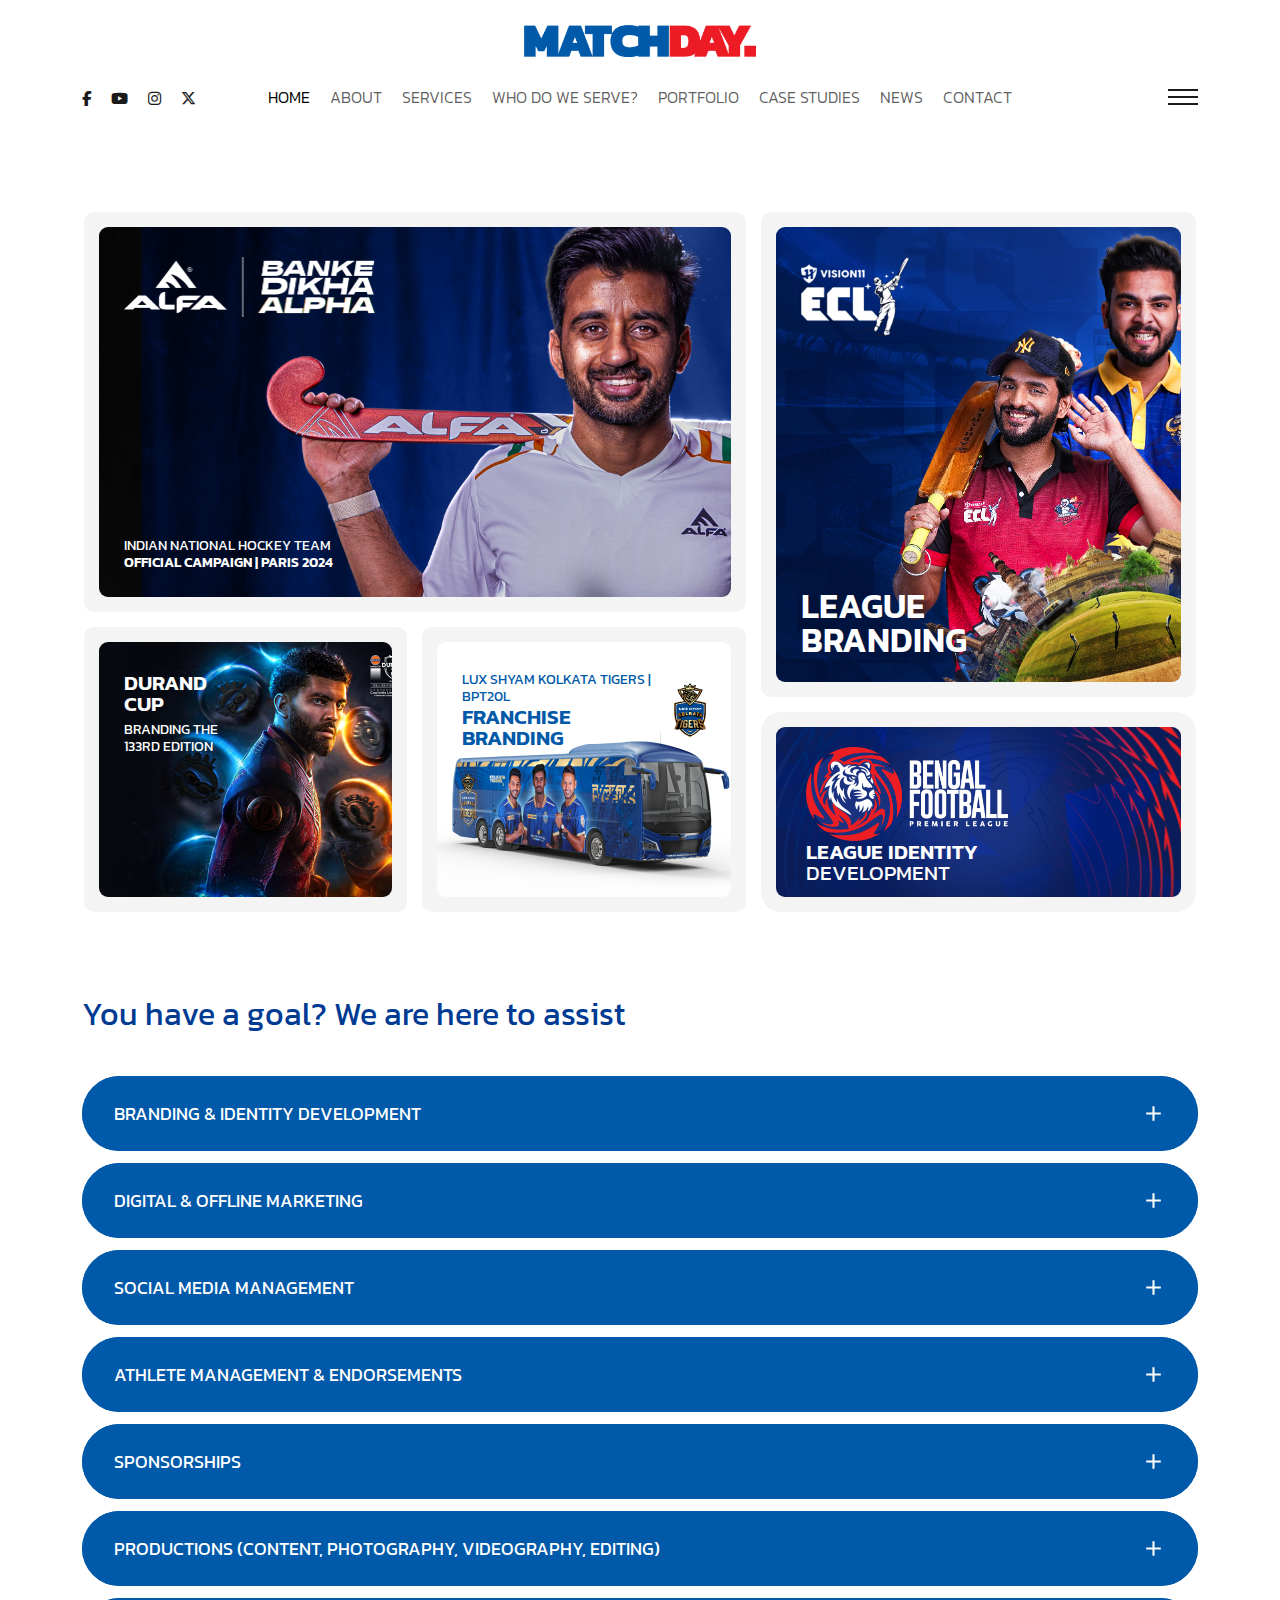
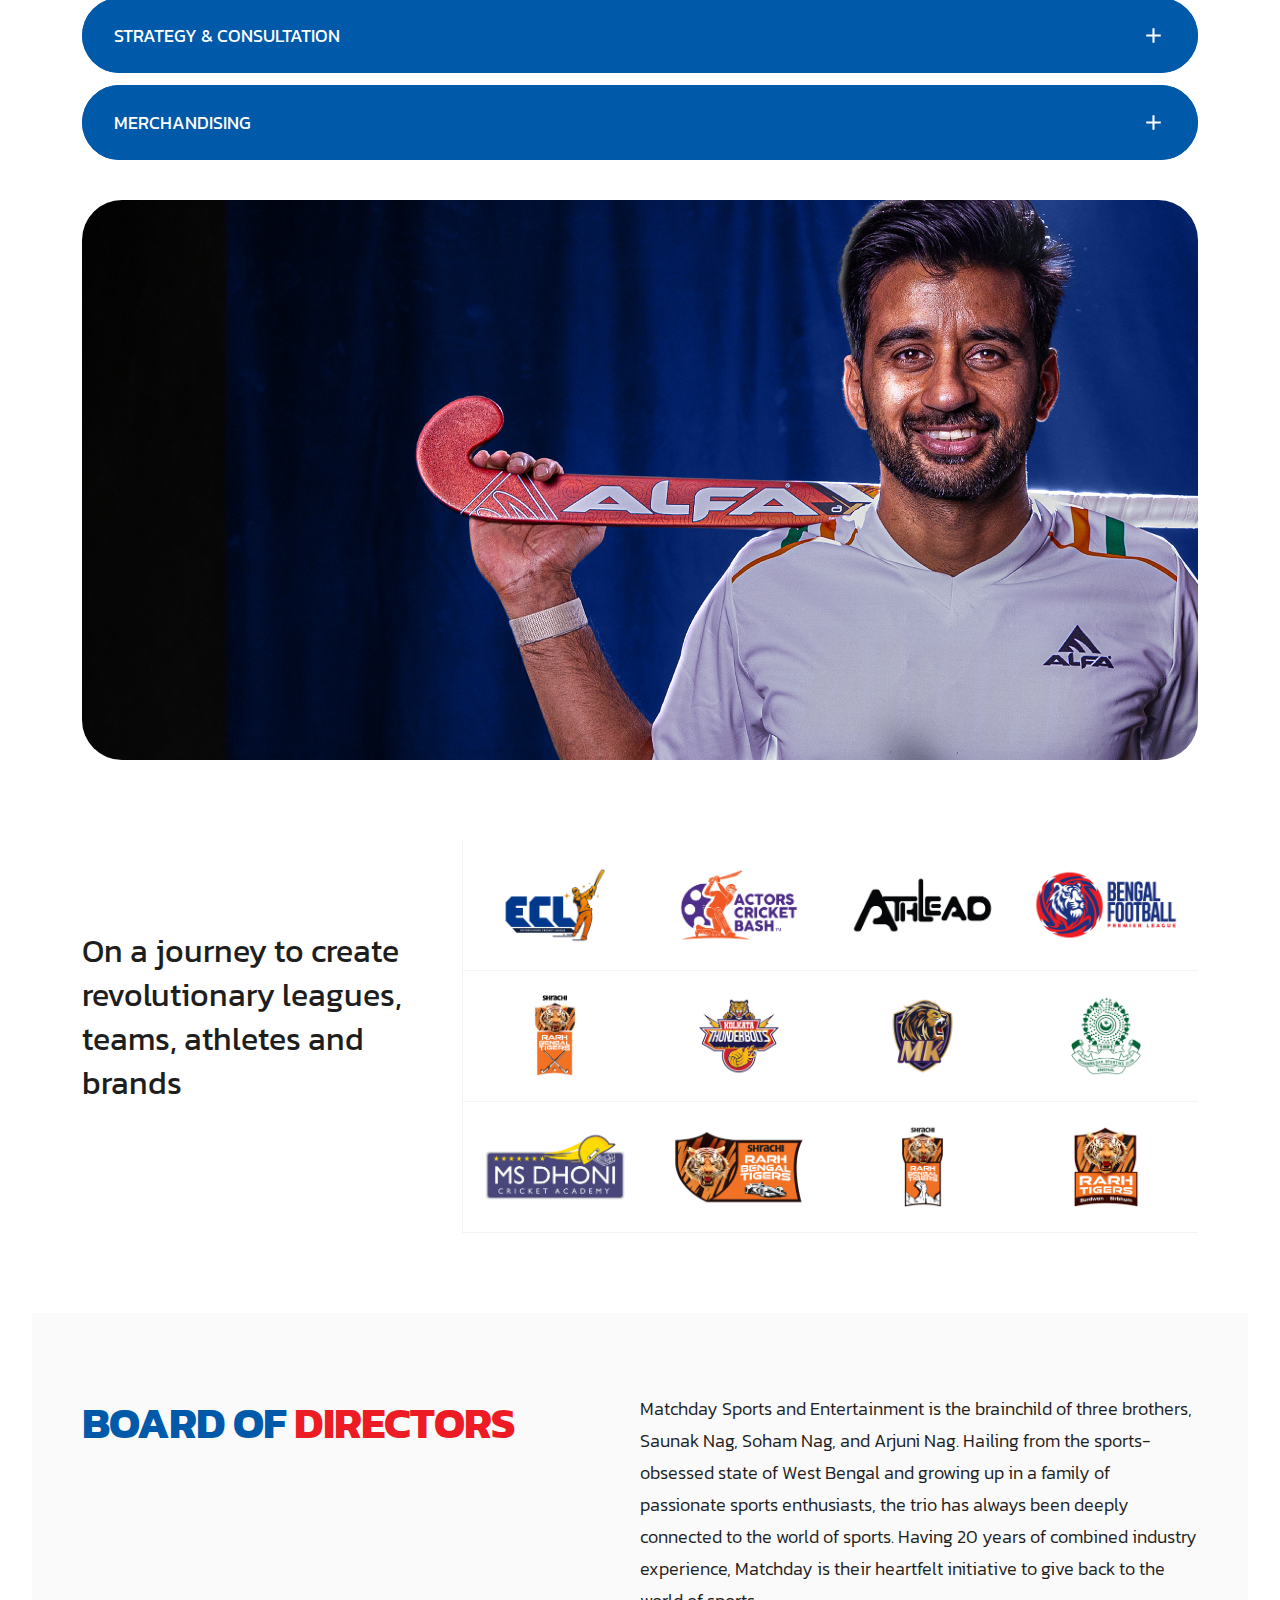
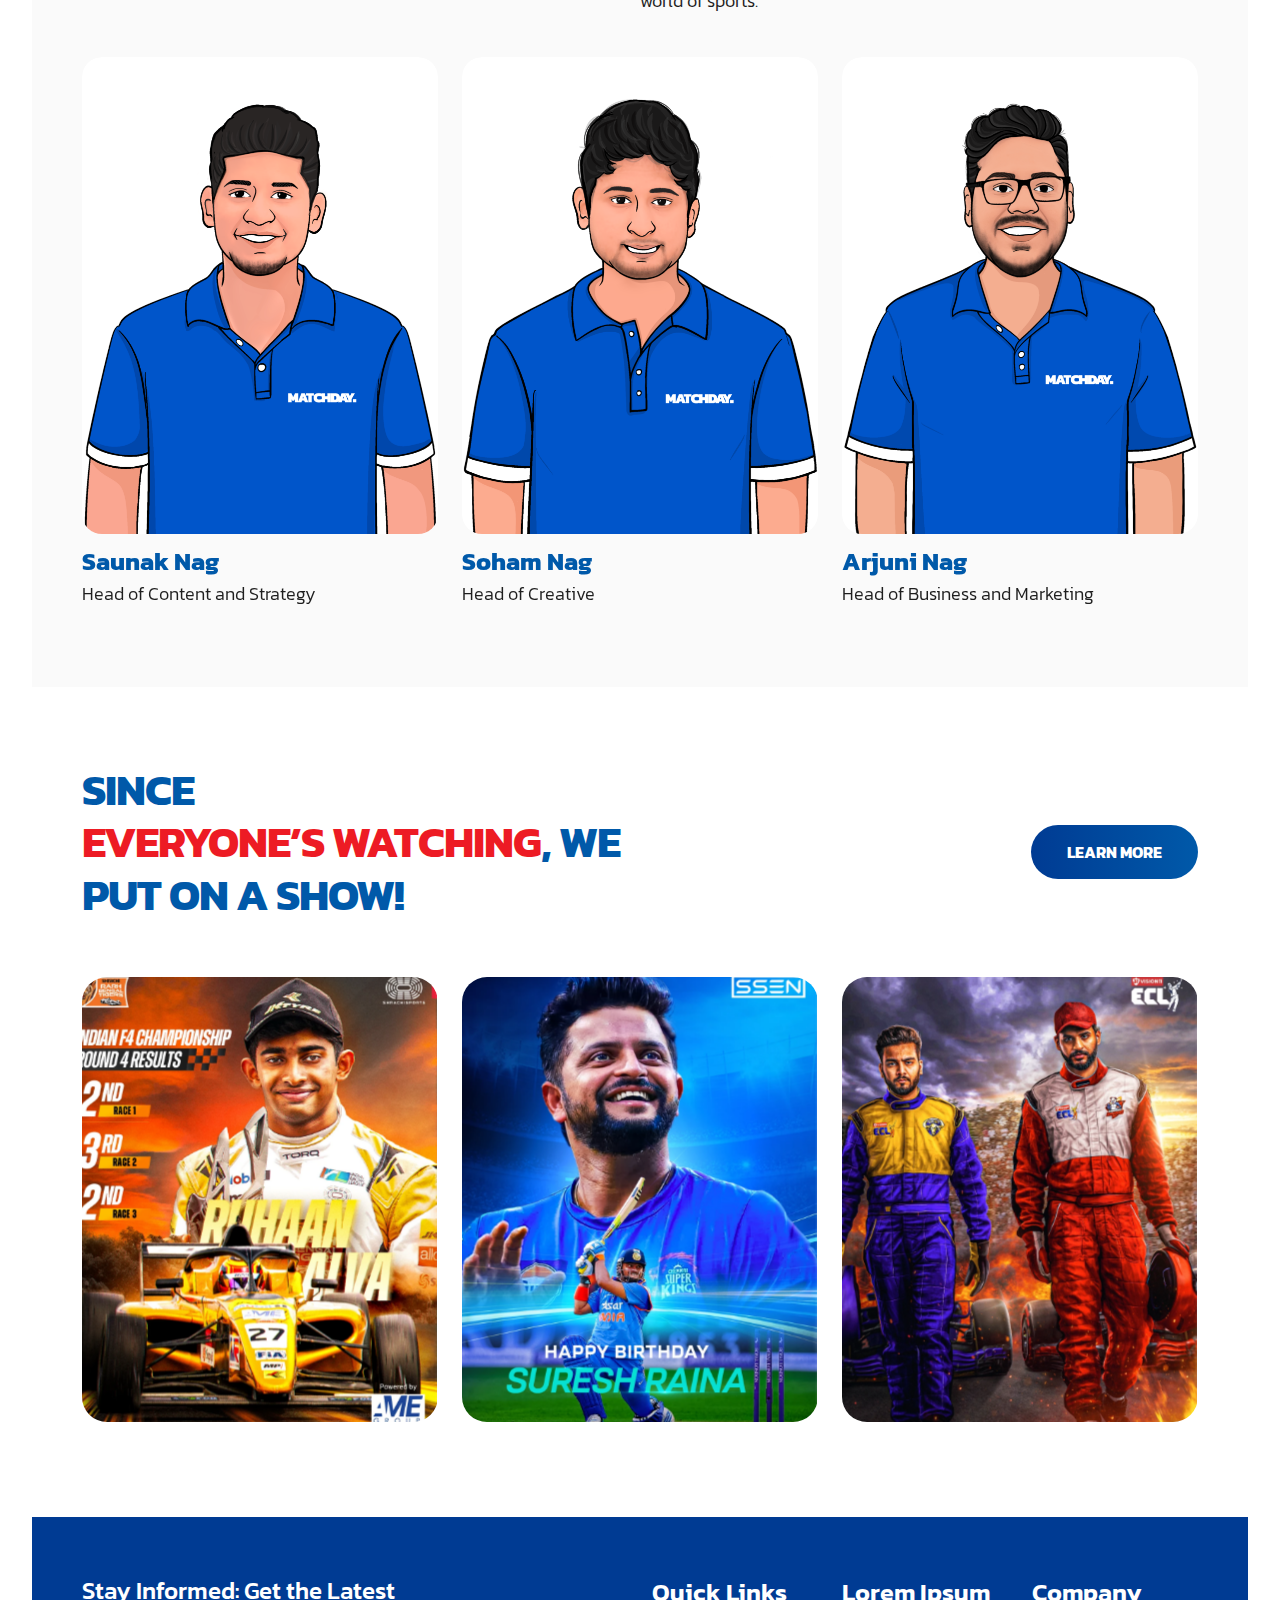
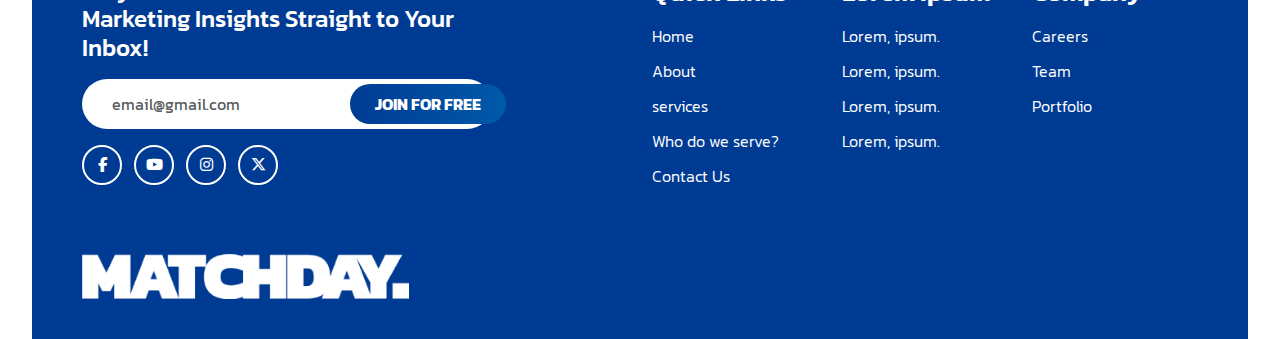
<file: index.html>
<!Doctype html>
<html lang="en">

<head>
  <meta charset="utf-8">
  <meta name="viewport" content="width=device-width, initial-scale=1, shrink-to-fit=no">
  <link rel="icon" type="image/x-icon" href="./assets/images/favicon.ico">
  <link rel="stylesheet" href="./assets/css/bootstrap.min.css">
  <link rel="stylesheet" href="./assets/css/magnific-popup.min.css">
  <link rel="stylesheet" href="./assets/css/swiper-bundle.min.css">
  <link rel="stylesheet" href="https://cdnjs.cloudflare.com/ajax/libs/font-awesome/6.5.2/css/all.min.css">
  <link rel="stylesheet" href="./assets/css/fancybox.min.css">

  <link rel="stylesheet" href="./assets/css/custom.css">
  <link rel="stylesheet" href="./assets/css/responsive.css">
  <title>Matchday</title>
</head>

<body>


  <!-- Modal -->
  <div class="modal asb19__modal fade" id="asb19Modal" tabindex="-1" aria-labelledby="asb19ModalLabel" aria-hidden="true">
    <div class="modal-dialog modal-dialog-centered">
      <div class="modal-content">
        <div class="modal-header">
          <h5 class="modal-title" id="asb19ModalLabel">Collaborate with us</h5>
          <button type="button" class="btn-close" data-bs-dismiss="modal" aria-label="Close"></button>
        </div>
        <div class="modal-body">
        </div>
      </div>
    </div>
  </div>


  <header class="asb19__header">
    <div class="asb19__header--wrap">
      <div class="container">
        <div class="row">
          <div class="col-lg-12">
            <nav class="navbar asb19__header--nav p-0" aria-label="Offcanvas navbar large">
              <a class="navbar-brand" href="#">
                <img class="asb19__logo" src="./assets/images/logo.png" height="32" width="232" alt="Matchday">
              </a>
              <ul class="asb19__header--socials">
                <li>
                  <a href="javascript:void(0)"><i class="fa-brands fa-facebook-f"></i></a>
                </li>
                <li>
                  <a href="javascript:void(0)"><i class="fa-brands fa-youtube"></i></a>
                </li>
                <li>
                  <a href="javascript:void(0)"><i class="fa-brands fa-instagram"></i></a>
                </li>
                <li>
                  <a href="javascript:void(0)"><i class="fa-brands fa-x-twitter"></i></a>
                </li>
              </ul>
              <div class="asb19__header--expanded">
                <ul class="navbar-nav">
                  <li class="nav-item">
                    <a class="nav-link active" aria-current="page" href="#">Home</a>
                  </li>
                  <li class="nav-item">
                    <a class="nav-link" href="#">About</a>
                  </li>
                  <li class="nav-item">
                    <a class="nav-link" href="#">Services</a>
                  </li>
                  <li class="nav-item">
                    <a class="nav-link" href="#">Who do we serve?</a>
                  </li>
                  <li class="nav-item">
                    <a class="nav-link" href="#">Portfolio</a>
                  </li>
                  <li class="nav-item">
                    <a class="nav-link" href="#">Case studies</a>
                  </li>
                  <li class="nav-item">
                    <a class="nav-link" href="#">News</a>
                  </li>
                  <li class="nav-item">
                    <a class="nav-link" href="#">Contact</a>
                  </li>
                </ul>

              </div>
              <div class="asb19__header--hamburger">
                <button class="navbar-toggler collapsed" type="button" data-bs-toggle="offcanvas"
                  data-bs-target="#offcanvasNavbar2" aria-controls="offcanvasNavbar2">
                  <span class="sr-only">Toggle navigation</span>
                  <span class="icon-bar"></span>
                  <span class="icon-bar"></span>
                  <span class="icon-bar"></span>
                </button>
              </div>
              <div class="offcanvas offcanvas-end asb19__header--offcanvas" tabindex="-1" id="offcanvasNavbar2"
                aria-labelledby="offcanvasNavbar2Label">
                <div class="offcanvas-header">
                  <h5 class="offcanvas-title" id="offcanvasNavbar2Label">Offcanvas</h5>
                  <button type="button" class="btn-close btn-close-white" data-bs-dismiss="offcanvas"
                    aria-label="Close"></button>
                </div>
                <div class="offcanvas-body">
                  <ul class="navbar-nav justify-content-end flex-grow-1">
                    <li class="nav-item active">
                      <a class="nav-link" href="#">Home</a>
                    </li>
                    <li class="nav-item dropdown">
                      <a class="nav-link dropdown-toggle" href="#" role="button" data-bs-toggle="dropdown"
                        aria-expanded="false">
                        About Us
                      </a>
                      <ul class="dropdown-menu">
                        <li><a class="dropdown-item" href="#">Our Process</a></li>
                        <li><a class="dropdown-item" href="#">Meet the Team</a></li>
                        <li><a class="dropdown-item" href="#">Awards & Recognition</a></li>
                      </ul>
                    </li>
                    <li class="nav-item dropdown">
                      <a class="nav-link dropdown-toggle" href="#" role="button" data-bs-toggle="dropdown"
                        aria-expanded="false">
                        Services
                      </a>
                      <ul class="dropdown-menu">
                        <li><a class="dropdown-item" href="#">Buyers Agency</a></li>
                        <li><a class="dropdown-item" href="#">Property Management</a></li>
                        <li><a class="dropdown-item" href="#">Rental Appraisal</a></li>
                        <li><a class="dropdown-item" href="#">Investment Strategy</a></li>
                      </ul>
                    </li>
                    <li class="nav-item dropdown">
                      <a class="nav-link dropdown-toggle" href="#" role="button" data-bs-toggle="dropdown"
                        aria-expanded="false">
                        Properties
                      </a>
                      <ul class="dropdown-menu">
                        <li><a class="dropdown-item" href="#">Buy</a></li>
                        <li><a class="dropdown-item" href="#">Rent</a></li>
                        <li><a class="dropdown-item" href="#">Recent Sales</a></li>
                      </ul>
                    </li>
                    <li class="nav-item">
                      <a class="nav-link" href="#">Blog</a>
                    </li>
                    <li class="nav-item">
                      <a class="nav-link" href="#">Testimonials</a>
                    </li>
                    <li class="nav-item dropdown">
                      <a class="nav-link dropdown-toggle" href="#" role="button" data-bs-toggle="dropdown"
                        aria-expanded="false">
                        Contact Us
                      </a>
                      <ul class="dropdown-menu">
                        <li><a class="dropdown-item" href="#">Book a Strategy Meeting</a></li>
                        <li><a class="dropdown-item" href="#">Get In Touch</a></li>
                        <li><a class="dropdown-item" href="#">FAQs</a></li>
                      </ul>
                    </li>
                  </ul>
                </div>
              </div>
            </nav>
          </div>
        </div>
      </div>
    </div>
  </header>
  <section class="asb19__hero asb19__bg--colored">
    <div class="container-fluid">
      <div class="row">
        <div class="col-lg-12 p-0">
          <div class="asb19__hero--wrap">
            <!-- <video class="w-100"  loop="" muted="" autoplay="" playsinline="">
              <source type="video/mp4" src="https://nagstake.com/brandatory/wp-content/uploads/2024/11/BankeDikhaAlpha-Alfa-Hockey-Alfa-Hockey-1080p-h264-youtube.mp4">
            </video> -->
            <div class="asb19__hero--yt">
              <div id="player" data-id="Ua3iKlVZP1Q"></div>
            </div>
          </div>
        </div>
      </div>
    </div>
  </section>
  <section class="asb19__casestudies asb19__py pb-0">
    <div class="container">
      <div class="row">
        <div class="col-lg-12">
            <div class="asb19__casestudies--wrap">
              <div class="asb19__casestudies--single asb19__casestudies--single0">
                <a class="asb19__casestudies--link" href="#">
                  <div class="asb19__img">
                    <img src="./assets/images/cs-bg-1.jpg" alt="">
                  </div>
                  <div class="asb19__content">
                    <div class="asb19__casestudies--logo">
                      <img src="./assets/images/ALFA _and_banke_dikha_alpha.png" alt="...">
                    </div>
                    <h6>Indian National Hockey Team
                      <span>Official Campaign | Paris 2024</span>
                    </h6>
                  </div>
                </a>
              </div>
              <div class="asb19__casestudies--single asb19__casestudies--single1">
                <a class="asb19__casestudies--link" href="#">
                  <div class="asb19__img">
                    <img src="./assets/images/cs-bg-2.jpg" alt="">
                  </div>
                  <div class="asb19__content">
                    <div class="asb19__casestudies--logo">
                      <img src="./assets/images/Logo_unit_original_2.png" alt="...">
                    </div>
                    <div class="asb19__casestudies--desc">
                      <h4>League branding</h4>
                    </div>
                  </div>
                </a>
              </div>
              <div class="asb19__casestudies--single asb19__casestudies--single2">
                <a class="asb19__casestudies--link" href="#">
                  <div class="asb19__img">
                    <img src="./assets/images/cs-bg-3.jpg" alt="">
                  </div>
                  <div class="asb19__content">
                    <div class="asb19__casestudies--desc">
                      <h5>DURAND CUP</h5>
                      <h6>BRANDING THE 133RD EDITION</h6>
                    </div>
                  </div>
                </a>
              </div>
              <div class="asb19__casestudies--single asb19__casestudies--single3">
                <a class="asb19__casestudies--link" href="#">
                  <div class="asb19__img">
                    <img src="./assets/images/cs-bg-4.jpg" alt="">
                  </div>
                  <div class="asb19__content">
                    <div class="asb19__casestudies--logo">
                      <img src="./assets/images/Kolkata_Tigers_Logo.png" alt="...">
                    </div>
                    <div class="asb19__casestudies--desc">
                      <h6>LUX SHYAM KOLKATA TIGERS | BPT20L</h6>
                      <h5>FRANCHISE BRANDING</h5>
                    </div>
                  </div>
                </a>
              </div>
              <div class="asb19__casestudies--single asb19__casestudies--single4">
                <a class="asb19__casestudies--link" href="#">
                  <div class="asb19__img">
                    <img src="./assets/images/cs-bg-5.jpg" alt="">
                  </div>
                  <div class="asb19__content">
                    <div class="asb19__casestudies--logo">
                      <img src="./assets/images/BPL_LOGO-ai.png" alt="...">
                    </div>
                    <div class="asb19__casestudies--desc">
                        <h5><span>LEAGUE IDENTITY</span> DEVELOPMENT</h5>

                    </div>
                  </div>
                </a>
              </div>
            </div>
        </div>
      </div>
    </div>
  </section>
  <section class="asb19__services asb19__py pb-0">
    <div class="container">
      <div class="row">
        <div class="col-lg-6">
          <div class="asb19__main--widget">
            <div class="asb19__heading asb19__heading--center asb19__heading--blue">
              <h4>You have a goal? We are here to assist</h4>
            </div>
          </div>
        </div>
        <div class="col-lg-12">
          <div class="asb19__services--wrap">
            <div class="asb19__services--accordion accordion accordion-flush" id="servicesAccordion">
              <div class="accordion-item">
                <div class="accordion-header">
                  <div class="accordion-button collapsed" type="button" data-bs-toggle="collapse" data-bs-target="#flush-collapse-1" aria-expanded="false" aria-controls="flush-collapse-1">
                    <h4>Branding & Identity Development</h4>
                  </div>
                </div>
                <div id="flush-collapse-1" class="accordion-collapse collapse" data-bs-parent="#servicesAccordion">
                  <div class="accordion-body">
                    <p>We don’t just create logos; we craft your iconic sports brand that’s built to last, leaving a mark on fans and opponents alike.</p>
                  </div>
                </div>
              </div>
              <div class="accordion-item">
                <div class="accordion-header">
                  <div class="accordion-button collapsed" type="button" data-bs-toggle="collapse" data-bs-target="#flush-collapse-2" aria-expanded="false" aria-controls="flush-collapse-2">
                    <h4>Digital & Offline Marketing</h4>
                  </div>
                </div>
                <div id="flush-collapse-2" class="accordion-collapse collapse" data-bs-parent="#servicesAccordion">
                  <div class="accordion-body">
                    <p>Whether it's viral online campaigns or street-level hustle, we make sure your name is everywhere—online and on the ground.</p>
                  </div>
                </div>
              </div>
              <div class="accordion-item">
                <div class="accordion-header">
                  <div class="accordion-button collapsed" type="button" data-bs-toggle="collapse" data-bs-target="#flush-collapse-3" aria-expanded="false" aria-controls="flush-collapse-3">
                    <h4>Social Media Management</h4>
                  </div>
                </div>
                <div id="flush-collapse-3" class="accordion-collapse collapse" data-bs-parent="#servicesAccordion">
                  <div class="accordion-body">
                    <p>We create social media content that gets hearts racing, thumbs scrolling, and mentions buzzing!</p>
                  </div>
                </div>
              </div>
              <div class="accordion-item">
                <div class="accordion-header">
                  <div class="accordion-button collapsed" type="button" data-bs-toggle="collapse" data-bs-target="#flush-collapse-4" aria-expanded="false" aria-controls="flush-collapse-4">
                    <h4>Athlete Management & Endorsements</h4>
                  </div>
                </div>
                <div id="flush-collapse-4" class="accordion-collapse collapse" data-bs-parent="#servicesAccordion">
                  <div class="accordion-body">
                    <p>We don’t just manage athletes, we amplify them to global stardom with tailor-made endorsement deals.</p>
                  </div>
                </div>
              </div>
              <div class="accordion-item">
                <div class="accordion-header">
                  <div class="accordion-button collapsed" type="button" data-bs-toggle="collapse" data-bs-target="#flush-collapse-5" aria-expanded="false" aria-controls="flush-collapse-5">
                    <h4>Sponsorships</h4>
                  </div>
                </div>
                <div id="flush-collapse-5" class="accordion-collapse collapse" data-bs-parent="#servicesAccordion">
                  <div class="accordion-body">
                    <p>We connect brands with athletes, events, and teams in a way that makes both sides win big.</p>
                  </div>
                </div>
              </div>
              <div class="accordion-item">
                <div class="accordion-header">
                  <div class="accordion-button collapsed" type="button" data-bs-toggle="collapse" data-bs-target="#flush-collapse-6" aria-expanded="false" aria-controls="flush-collapse-6">
                    <h4>Productions (Content, Photography, Videography, Editing)</h4>
                  </div>
                </div>
                <div id="flush-collapse-6" class="accordion-collapse collapse" data-bs-parent="#servicesAccordion">
                  <div class="accordion-body">
                    <p>From the locker room to the highlight reel, we capture every moment that makes your brand unforgettable.</p>
                  </div>
                </div>
              </div>
              <div class="accordion-item">
                <div class="accordion-header">
                  <div class="accordion-button collapsed" type="button" data-bs-toggle="collapse" data-bs-target="#flush-collapse-7" aria-expanded="false" aria-controls="flush-collapse-7">
                    <h4>Strategy & Consultation</h4>
                  </div>
                </div>
                <div id="flush-collapse-7" class="accordion-collapse collapse" data-bs-parent="#servicesAccordion">
                  <div class="accordion-body">
                    <p>We don’t just consult—we craft winning strategies that turn your marketing into a championship victory.</p>
                  </div>
                </div>
              </div>
              <div class="accordion-item">
                <div class="accordion-header">
                  <div class="accordion-button collapsed" type="button" data-bs-toggle="collapse" data-bs-target="#flush-collapse-8" aria-expanded="false" aria-controls="flush-collapse-8">
                    <h4>Merchandising</h4>
                  </div>
                </div>
                <div id="flush-collapse-8" class="accordion-collapse collapse" data-bs-parent="#servicesAccordion">
                  <div class="accordion-body">
                    <p>From limited-edition drops to fan-favorite classics, we create merchandise that fans can’t resist and sales that soar.</p>
                  </div>
                </div>
              </div>
            </div>
            <div class="asb19__services--media">
              <div class="asb19__img">
                <img src="./assets/images/cs-bg-1.jpg" alt="...">
              </div>
            </div>
          </div>
        </div>
      </div>
    </div>
  </section>
  <section class="asb19__clientele asb19__py">
    <div class="container">
      <div class="row align-items-center">
        <div class="col-lg-4">
          <div class="asb19__main--widget">
            <div class="asb19__heading">
              <h4>On a journey to create revolutionary leagues, teams, athletes and brands</h4>
            </div>
          </div>
        </div>
        <div class="col-lg-8">
          <div class="asb19__clientele--wrap">
            <div class="row g-0">
              <div class="col-lg-3">
                <div class="asb19__clientele--single">
                  <!-- <img src="./assets/images/md-client-1-bw.jpg" alt="..."> -->
                  <img src="./assets/images/md-client-1.jpg" alt="...">
                </div>
              </div>
              <div class="col-lg-3">
                <div class="asb19__clientele--single">
                  <!-- <img src="./assets/images/md-client-2-bw.jpg" alt="..."> -->
                  <img src="./assets/images/md-client-2.jpg" alt="...">
                </div>
              </div>
              <div class="col-lg-3">
                <div class="asb19__clientele--single">
                  <!-- <img src="./assets/images/md-client-3-bw.jpg" alt="..."> -->
                  <img src="./assets/images/md-client-3.jpg" alt="...">
                </div>
              </div>
              <div class="col-lg-3">
                <div class="asb19__clientele--single">
                  <!-- <img src="./assets/images/md-client-4-bw.jpg" alt="..."> -->
                  <img src="./assets/images/md-client-4.jpg" alt="...">
                </div>
              </div>
              <div class="col-lg-3">
                <div class="asb19__clientele--single">
                  <!-- <img src="./assets/images/md-client-5-bw.jpg" alt="..."> -->
                  <img src="./assets/images/md-client-5.jpg" alt="...">
                </div>
              </div>
              <div class="col-lg-3">
                <div class="asb19__clientele--single">
                  <!-- <img src="./assets/images/md-client-6-bw.jpg" alt="..."> -->
                  <img src="./assets/images/md-client-6.jpg" alt="...">
                </div>
              </div>
              <div class="col-lg-3">
                <div class="asb19__clientele--single">
                  <!-- <img src="./assets/images/md-client-7-bw.jpg" alt="..."> -->
                  <img src="./assets/images/md-client-7.jpg" alt="...">
                </div>
              </div>
              <div class="col-lg-3">
                <div class="asb19__clientele--single">
                  <!-- <img src="./assets/images/md-client-8-bw.jpg" alt="..."> -->
                  <img src="./assets/images/md-client-8.jpg" alt="...">
                </div>
              </div>
              <div class="col-lg-3">
                <div class="asb19__clientele--single">
                  <!-- <img src="./assets/images/md-client-9-bw.jpg" alt="..."> -->
                  <img src="./assets/images/md-client-9.jpg" alt="...">
                </div>
              </div>
              <div class="col-lg-3">
                <div class="asb19__clientele--single">
                  <!-- <img src="./assets/images/md-client-10-bw.jpg" alt="..."> -->
                  <img src="./assets/images/md-client-10.jpg" alt="...">
                </div>
              </div>
              <div class="col-lg-3">
                <div class="asb19__clientele--single">
                  <!-- <img src="./assets/images/md-client-11-bw.jpg" alt="..."> -->
                  <img src="./assets/images/md-client-11.jpg" alt="...">
                </div>
              </div>
              <div class="col-lg-3">
                <div class="asb19__clientele--single">
                  <!-- <img src="./assets/images/md-client-12-bw.jpg" alt="..."> -->
                  <img src="./assets/images/md-client-12.jpg" alt="...">
                </div>
              </div>
            </div>
          </div>
        </div>
      </div>
    </div>
  </section>
  <section class="asb19__team asb19__bg--light asb19__py">
    <div class="container">
      <div class="row">
        <div class="col-lg-12">
          <div class="asb19__main--widget d-flex justify-content-between">
            <div class="asb19__heading w-50">
              <h3>Board of <span class="highlight">Directors</span></h3>
            </div>
            <div class="asb19__content w-50">
              <p>Matchday Sports and Entertainment is the brainchild of three brothers, Saunak Nag, Soham Nag, and Arjuni Nag. Hailing from the sports-obsessed state of West Bengal and growing up in a family of passionate sports enthusiasts, the trio has always been deeply connected to the world of sports. Having 20 years of combined industry experience, Matchday is their heartfelt initiative to give back to the world of sports.</p>
            </div>
          </div>
        </div>
        <div class="col-lg-12">
          <div class="asb19__team--wrap">
            <div class="row">
              <div class="col-lg-4">
                <div class="asb19__team--single">
                  <div class="asb19__team--front">
                    <div class="asb19__img">
                      <img src="./assets/images/Sounak.webp" alt="...">
                    </div>
                    <div class="asb19__team--title">
                      <h4>Saunak Nag</h4>
                      <span class="designation">Head of Content and Strategy</span>
                    </div>
                  </div>
                  <div class="asb19__team--back">
                    <div class="asb19__content">
                      <ul class="asb19__team--socials">
                        <li>
                          <a href="javascript:void(0)"><i class="fa-brands fa-facebook-f"></i></a>
                        </li>
                        <li>
                          <a href="javascript:void(0)"><i class="fa-brands fa-instagram"></i></a>
                        </li>
                        <li>
                          <a href="javascript:void(0)"><i class="fa-brands fa-x-twitter"></i></a>
                        </li>
                      </ul>
                      <p>"Striving for excellence in every project we undertake, every single time."</p>
                    </div>
                    <div class="asb19__team--title">
                      <h4>Saunak Nag</h4>
                      <span class="designation">Head of Content and Strategy</span>
                    </div>
                  </div>
                  
                </div>
              </div>
              <div class="col-lg-4">
                <div class="asb19__team--single">
                  <div class="asb19__team--front">
                    <div class="asb19__img">
                      <img src="./assets/images/Soham.webp" alt="...">
                    </div>
                    <div class="asb19__team--title">
                      <h4>Soham Nag</h4>
                      <span class="designation">Head of Creative</span>
                    </div>
                  </div>
                  <div class="asb19__team--back">
                    <div class="asb19__content">
                      <ul class="asb19__team--socials">
                        <li>
                          <a href="javascript:void(0)"><i class="fa-brands fa-facebook-f"></i></a>
                        </li>
                        <li>
                          <a href="javascript:void(0)"><i class="fa-brands fa-instagram"></i></a>
                        </li>
                        <li>
                          <a href="javascript:void(0)"><i class="fa-brands fa-x-twitter"></i></a>
                        </li>
                      </ul>
                      <p>"Driven by passion, dedicated to making a positive difference through our work."</p>
                    </div>
                    <div class="asb19__team--title">
                      <h4>Soham Nag</h4>
                      <span class="designation">Head of Creative</span>
                    </div>
                  </div>
                  
                </div>
              </div>
              <div class="col-lg-4">
                <div class="asb19__team--single">
                  <div class="asb19__team--front">
                    <div class="asb19__img">
                      <img src="./assets/images/Arjuni.webp" alt="...">
                    </div>
                    <div class="asb19__team--title">
                      <h4>Arjuni Nag</h4>
                      <span class="designation">Head of Business and Marketing</span>
                    </div>
                  </div>
                  <div class="asb19__team--back">
                    <div class="asb19__content">
                      <ul class="asb19__team--socials">
                        <li>
                          <a href="javascript:void(0)"><i class="fa-brands fa-facebook-f"></i></a>
                        </li>
                        <li>
                          <a href="javascript:void(0)"><i class="fa-brands fa-instagram"></i></a>
                        </li>
                        <li>
                          <a href="javascript:void(0)"><i class="fa-brands fa-x-twitter"></i></a>
                        </li>
                      </ul>
                      <p>"Innovating solutions to create impactful change for our clients and communities."</p>
                    </div>
                    <div class="asb19__team--title">
                      <h4>Arjuni Nag</h4>
                      <span class="designation">Head of Business and Marketing</span>
                    </div>
                  </div>
                  
                </div>
              </div>
            </div>
          </div>
        </div>
      </div>
    </div>
  </section>
  <section class="asb19__showcase asb19__py">
    <div class="container">
      <div class="row">
        <div class="col-lg-12">
          <div class="asb19__main--widget d-flex justify-content-between align-items-center">
            <div class="asb19__heading w-50">
              <h3>Since <span class="highlight">Everyone’s Watching</span>, we put on a show!</h3>
            </div>
            <div class="asb19__btn--wrap">
              <a href="#" class="asb19__btn">Learn more</a>
            </div>
          </div>
        </div>
        <div class="col-lg-12">
          <div class="asb19__showcase--wrap">
            <div class="swiper asb19__showcase--swiper">
              <div class="swiper-wrapper">
                <div class="swiper-slide">
                  <a href="./assets/images/showcase-img-1.webp" class="asb19__showcase--single" data-fancybox="showcaseGallery">
                    <div class="asb19__media">
                      <!-- <div class="asb19__blob">
                        <img src="./assets/images/blob-img-33.png" alt="...">
                      </div> -->
                      <div class="asb19__img">
                        <img src="./assets/images/showcase-img-1.webp" alt="...">
                      </div>
                    </div>
                  </a>
                </div>
                <div class="swiper-slide">
                  <a href="./assets/images/showcase-img-2.webp" class="asb19__showcase--single" data-fancybox="showcaseGallery">
                    <div class="asb19__media">
                      <!-- <div class="asb19__blob">
                        <img src="./assets/images/blob-img-22.png" alt="...">
                      </div> -->
                      <div class="asb19__img">
                        <img src="./assets/images/showcase-img-2.webp" alt="...">
                      </div>
                    </div>
                  </a>
                </div>
                <div class="swiper-slide">
                  <a  href="./assets/images/showcase-img-3.webp" class="asb19__showcase--single" data-fancybox="showcaseGallery">
                    <div class="asb19__media">
                      <!-- <div class="asb19__blob">
                        <img src="./assets/images/blob-img-12.png" alt="...">
                      </div> -->
                      <div class="asb19__img">
                        <img src="./assets/images/showcase-img-3.webp" alt="...">
                      </div>
                    </div>
                  </a>
                </div>
                <div class="swiper-slide">
                  <a href="./assets/images/showcase-img-4.webp" class="asb19__showcase--single" data-fancybox="showcaseGallery">
                    <div class="asb19__media">
                      <!-- <div class="asb19__blob">
                        <img src="./assets/images/blob-img-33.png" alt="...">
                      </div> -->
                      <div class="asb19__img">
                        <img src="./assets/images/showcase-img-4.webp" alt="...">
                      </div>
                    </div>
                  </a>
                </div>
                <div class="swiper-slide">
                  <a href="./assets/images/showcase-img-5.webp" class="asb19__showcase--single" data-fancybox="showcaseGallery">
                    <div class="asb19__media">
                      <!-- <div class="asb19__blob">
                        <img src="./assets/images/blob-img-22.png" alt="...">
                      </div> -->
                      <div class="asb19__img">
                        <img src="./assets/images/showcase-img-5.webp" alt="...">
                      </div>
                    </div>
                  </a>
                </div>
                <div class="swiper-slide">
                  <a  href="./assets/images/showcase-img-6.webp" class="asb19__showcase--single" data-fancybox="showcaseGallery">
                    <div class="asb19__media">
                      <!-- <div class="asb19__blob">
                        <img src="./assets/images/blob-img-12.png" alt="...">
                      </div> -->
                      <div class="asb19__img">
                        <img src="./assets/images/showcase-img-6.webp" alt="...">
                      </div>
                    </div>
                  </a>
                </div>
                <div class="swiper-slide">
                  <a  href="./assets/images/showcase-img-7.webp" class="asb19__showcase--single" data-fancybox="showcaseGallery">
                    <div class="asb19__media">
                      <!-- <div class="asb19__blob">
                        <img src="./assets/images/blob-img-12.png" alt="...">
                      </div> -->
                      <div class="asb19__img">
                        <img src="./assets/images/showcase-img-7.webp" alt="...">
                      </div>
                    </div>
                  </a>
                </div>
                <div class="swiper-slide">
                  <a  href="./assets/images/showcase-img-8.webp" class="asb19__showcase--single" data-fancybox="showcaseGallery">
                    <div class="asb19__media">
                      <!-- <div class="asb19__blob">
                        <img src="./assets/images/blob-img-12.png" alt="...">
                      </div> -->
                      <div class="asb19__img">
                        <img src="./assets/images/showcase-img-8.webp" alt="...">
                      </div>
                    </div>
                  </a>
                </div>
                <div class="swiper-slide">
                  <a  href="./assets/images/showcase-img-9.webp" class="asb19__showcase--single" data-fancybox="showcaseGallery">
                    <div class="asb19__media">
                      <!-- <div class="asb19__blob">
                        <img src="./assets/images/blob-img-12.png" alt="...">
                      </div> -->
                      <div class="asb19__img">
                        <img src="./assets/images/showcase-img-9.webp" alt="...">
                      </div>
                    </div>
                  </a>
                </div>
                <div class="swiper-slide">
                  <a  href="./assets/images/showcase-img-10.webp" class="asb19__showcase--single" data-fancybox="showcaseGallery">
                    <div class="asb19__media">
                      <!-- <div class="asb19__blob">
                        <img src="./assets/images/blob-img-12.png" alt="...">
                      </div> -->
                      <div class="asb19__img">
                        <img src="./assets/images/showcase-img-10.webp" alt="...">
                      </div>
                    </div>
                  </a>
                </div>
              </div>
              <!-- <div class="swiper-pagination"></div>
              <div class="swiper-button-prev-showcaseSW"><img src="./assets/images/arrow-left.svg" alt="previous-icon"></div>
              <div class="swiper-button-next-showcaseSW"><img src="./assets/images/arrow-right.svg" alt="next-icon"></div> -->
            </div>
          </div>
        </div>
      </div>
    </div>
  </section>
  <footer class="asb19__footer asb19__bg--blue">
    <div class="asb19__footer--middle">
      <div class="container">
        <div class="row">
          <div class="col-lg-6">
            <div class="asb19__footer--widget w-75">
              <div class="asb19__footer--content mb-3">
                <h4>Stay Informed: Get the Latest Marketing Insights Straight to Your Inbox!</h4>
              </div>
              <div class="asb19__newsletter">
                <form>
                  <div class="row g-0">
                    <div class="col-8">
                      <div class="form-group">
                        <input class="form-control" type="email" placeholder="email@gmail.com">
                      </div>
                    </div>
                    <div class="col-4">
                      <div class="form-group form-button">
                        <input class="asb19__btn asb19__btn--fill asb19__btn--small" type="button" value="Join for free">
                      </div>
                    </div>
                  </div>
                </form>
              </div>
              <ul class="asb19__footer--socials mt-3">
                <li>
                  <a href="javascript:void(0)"><i class="fa-brands fa-facebook-f"></i></a>
                </li>
                <li>
                  <a href="javascript:void(0)"><i class="fa-brands fa-youtube"></i></a>
                </li>
                <li>
                  <a href="javascript:void(0)"><i class="fa-brands fa-instagram"></i></a>
                </li>
                <li>
                  <a href="javascript:void(0)"><i class="fa-brands fa-x-twitter"></i></a>
                </li>
              </ul>
            </div>
          </div>
          <div class="col-lg-2">
            <div class="asb19__footer--widget">
              <div class="asb19__footer--title">
                <h5>Quick Links</h5>
              </div>
              <ul class="asb19__footer--nav">
                <li>
                  <a href="javascript:void(0)">Home</a>
                </li>
                <li>
                  <a href="javascript:void(0)">About</a>
                </li>
                <li>
                  <a href="javascript:void(0)">services</a>
                </li>
                <li>
                  <a href="javascript:void(0)">Who do we serve?</a>
                </li>
                <li>
                  <a href="javascript:void(0)">Contact Us</a>
                </li>
              </ul>
            </div>
          </div>
          <div class="col-lg-2">
            <div class="asb19__footer--widget">
              <div class="asb19__footer--title">
                <h5>Lorem Ipsum</h5>
              </div>
              <ul class="asb19__footer--nav">
                <li>
                  <a class="asb19__footer--nav-link" href="javascript:void(0)">Lorem, ipsum.</a>
                </li>
                <li>
                  <a class="asb19__footer--nav-link" href="javascript:void(0)">Lorem, ipsum.</a>
                </li>
                <li>
                  <a class="asb19__footer--nav-link" href="javascript:void(0)">Lorem, ipsum.</a>
                </li>
                <li>
                  <a class="asb19__footer--nav-link" href="javascript:void(0)">Lorem, ipsum.</a>
                </li>
              </ul>
            </div>
          </div>
          <div class="col-lg-2">
            <div class="asb19__footer--widget">
              <div class="asb19__footer--title">
                <h5>Company</h5>
              </div>
              <ul class="asb19__footer--nav">
                <li>
                  <a class="asb19__footer--nav-link" href="javascript:void(0)">Careers</a>
                </li>
                <li>
                  <a class="asb19__footer--nav-link" href="javascript:void(0)">Team</a>
                </li>
                <li>
                  <a class="asb19__footer--nav-link" href="javascript:void(0)">Portfolio</a>
                </li>
              </ul>
            </div>
          </div>
        </div>
      </div>
    </div>
    <div class="asb19__footer--bottom">
      <div class="container">
        <div class="row align-items-center">
          <div class="col-lg-6">
            <div class="asb19__footer--widget">
              <div class="asb19__footer--logo">
                <img src="./assets/images/logo-w.png" alt="...">
              </div>
            </div>
          </div>
          <!-- <div class="col-lg-6">
            <div class="asb19__footer--widget">
              <div class="asb19__footer--copy">
                <p>Copyright © 2024 | Agatha SB</p>
              </div>
            </div>
          </div> -->
        </div>
      </div>
    </div>
  </footer>

  <script src="./assets/js/jquery.min.js"></script>
  <script src="./assets/js/bootstrap.bundle.min.js"></script>
  <script src="./assets/js/magnific-popup.min.js"></script>
  <script src="./assets/js/swiper-bundle.min.js"></script>
  <script src="./assets/js/fancybox.umd.js"></script>
  <script src="./assets/js/custom.js"></script>
</body>

</html>
</file>
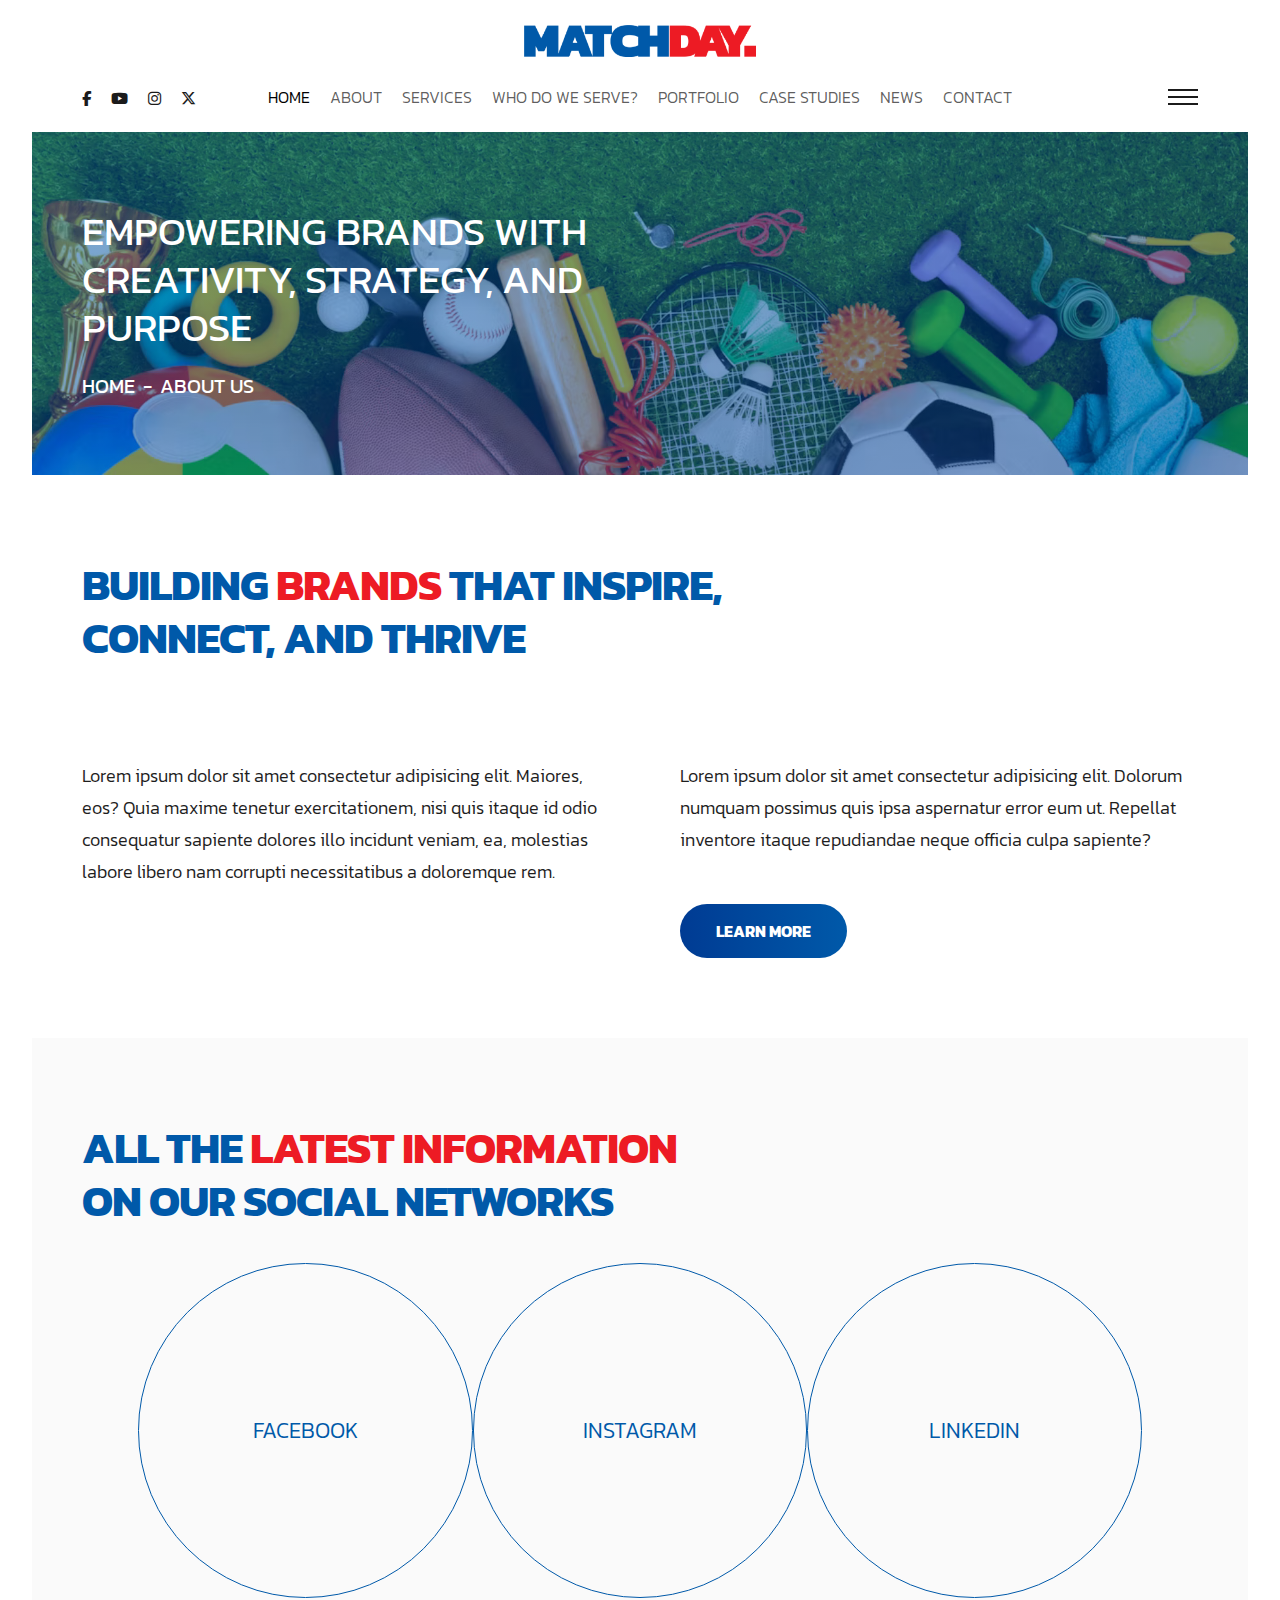
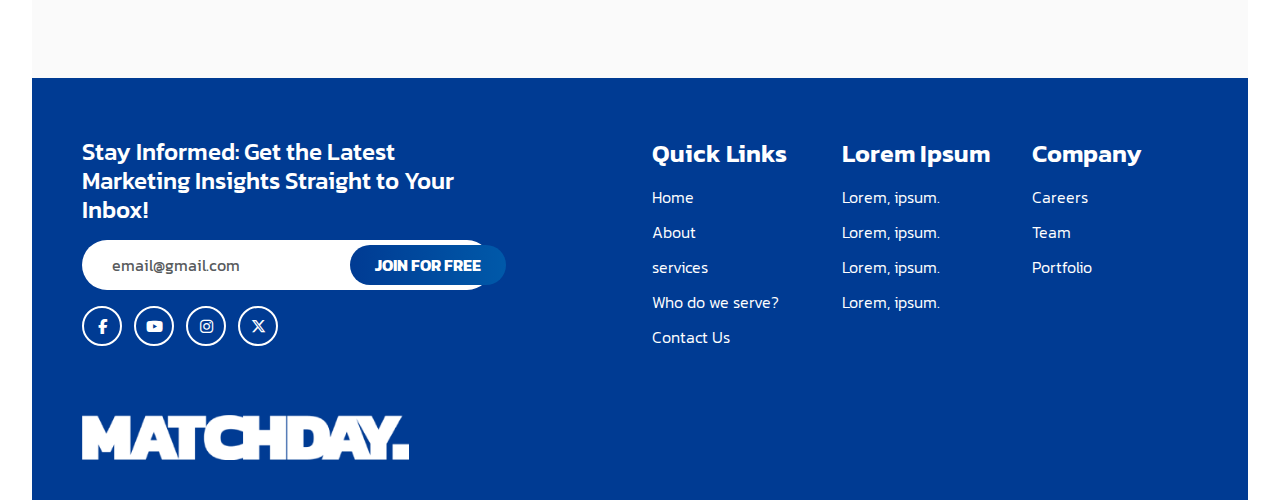
<file: about.html>
<!Doctype html>
<html lang="en">

<head>
  <meta charset="utf-8">
  <meta name="viewport" content="width=device-width, initial-scale=1, shrink-to-fit=no">
  <link rel="icon" type="image/x-icon" href="./assets/images/favicon.ico">
  <link rel="stylesheet" href="./assets/css/bootstrap.min.css">
  <link rel="stylesheet" href="./assets/css/magnific-popup.min.css">
  <link rel="stylesheet" href="./assets/css/swiper-bundle.min.css">
  <link rel="stylesheet" href="https://cdnjs.cloudflare.com/ajax/libs/font-awesome/6.5.2/css/all.min.css">
  <link rel="stylesheet" href="./assets/css/fancybox.min.css">

  <link rel="stylesheet" href="./assets/css/custom.css">
  <link rel="stylesheet" href="./assets/css/responsive.css">
  <title>About - Matchday</title>
</head>

<body>

  <header class="asb19__header">
    <div class="asb19__header--wrap">
      <div class="container">
        <div class="row">
          <div class="col-lg-12">
            <nav class="navbar asb19__header--nav p-0" aria-label="Offcanvas navbar large">
              <a class="navbar-brand" href="#">
                <img class="asb19__logo" src="./assets/images/logo.png" height="32" width="232" alt="Matchday">
              </a>
              <ul class="asb19__header--socials">
                <li>
                  <a href="javascript:void(0)"><i class="fa-brands fa-facebook-f"></i></a>
                </li>
                <li>
                  <a href="javascript:void(0)"><i class="fa-brands fa-youtube"></i></a>
                </li>
                <li>
                  <a href="javascript:void(0)"><i class="fa-brands fa-instagram"></i></a>
                </li>
                <li>
                  <a href="javascript:void(0)"><i class="fa-brands fa-x-twitter"></i></a>
                </li>
              </ul>
              <div class="asb19__header--expanded">
                <ul class="navbar-nav">
                  <li class="nav-item">
                    <a class="nav-link active" aria-current="page" href="#">Home</a>
                  </li>
                  <li class="nav-item">
                    <a class="nav-link" href="#">About</a>
                  </li>
                  <li class="nav-item">
                    <a class="nav-link" href="#">Services</a>
                  </li>
                  <li class="nav-item">
                    <a class="nav-link" href="#">Who do we serve?</a>
                  </li>
                  <li class="nav-item">
                    <a class="nav-link" href="#">Portfolio</a>
                  </li>
                  <li class="nav-item">
                    <a class="nav-link" href="#">Case studies</a>
                  </li>
                  <li class="nav-item">
                    <a class="nav-link" href="#">News</a>
                  </li>
                  <li class="nav-item">
                    <a class="nav-link" href="#">Contact</a>
                  </li>
                </ul>

              </div>
              <div class="asb19__header--hamburger">
                <button class="navbar-toggler collapsed" type="button" data-bs-toggle="offcanvas"
                  data-bs-target="#offcanvasNavbar2" aria-controls="offcanvasNavbar2">
                  <span class="sr-only">Toggle navigation</span>
                  <span class="icon-bar"></span>
                  <span class="icon-bar"></span>
                  <span class="icon-bar"></span>
                </button>
              </div>
              <div class="offcanvas offcanvas-end asb19__header--offcanvas" tabindex="-1" id="offcanvasNavbar2"
                aria-labelledby="offcanvasNavbar2Label">
                <div class="offcanvas-header">
                  <h5 class="offcanvas-title" id="offcanvasNavbar2Label">Offcanvas</h5>
                  <button type="button" class="btn-close btn-close-white" data-bs-dismiss="offcanvas"
                    aria-label="Close"></button>
                </div>
                <div class="offcanvas-body">
                  
                  <ul class="navbar-nav justify-content-end flex-grow-1">
                    <li class="nav-item active">
                      <a class="nav-link" href="#">Home</a>
                    </li>
                    <li class="nav-item dropdown">
                      <a class="nav-link dropdown-toggle" href="#" role="button" data-bs-toggle="dropdown"
                        aria-expanded="false">
                        About Us
                      </a>
                      <ul class="dropdown-menu">
                        <li><a class="dropdown-item" href="#">Our Process</a></li>
                        <li><a class="dropdown-item" href="#">Meet the Team</a></li>
                        <li><a class="dropdown-item" href="#">Awards & Recognition</a></li>
                      </ul>
                    </li>
                    <li class="nav-item dropdown">
                      <a class="nav-link dropdown-toggle" href="#" role="button" data-bs-toggle="dropdown"
                        aria-expanded="false">
                        Services
                      </a>
                      <ul class="dropdown-menu">
                        <li><a class="dropdown-item" href="#">Buyers Agency</a></li>
                        <li><a class="dropdown-item" href="#">Property Management</a></li>
                        <li><a class="dropdown-item" href="#">Rental Appraisal</a></li>
                        <li><a class="dropdown-item" href="#">Investment Strategy</a></li>
                      </ul>
                    </li>
                    <li class="nav-item dropdown">
                      <a class="nav-link dropdown-toggle" href="#" role="button" data-bs-toggle="dropdown"
                        aria-expanded="false">
                        Properties
                      </a>
                      <ul class="dropdown-menu">
                        <li><a class="dropdown-item" href="#">Buy</a></li>
                        <li><a class="dropdown-item" href="#">Rent</a></li>
                        <li><a class="dropdown-item" href="#">Recent Sales</a></li>
                      </ul>
                    </li>
                    <li class="nav-item">
                      <a class="nav-link" href="#">Blog</a>
                    </li>
                    <li class="nav-item">
                      <a class="nav-link" href="#">Testimonials</a>
                    </li>
                    <li class="nav-item dropdown">
                      <a class="nav-link dropdown-toggle" href="#" role="button" data-bs-toggle="dropdown"
                        aria-expanded="false">
                        Contact Us
                      </a>
                      <ul class="dropdown-menu">
                        <li><a class="dropdown-item" href="#">Book a Strategy Meeting</a></li>
                        <li><a class="dropdown-item" href="#">Get In Touch</a></li>
                        <li><a class="dropdown-item" href="#">FAQs</a></li>
                      </ul>
                    </li>
                  </ul>
                </div>
              </div>
            </nav>
          </div>
        </div>
      </div>
    </div>
  </header>
  <section class="asb19__hero--inner">
    <div class="asb19__bgImg asb19__overlay">
      <img src="./assets/images/inner-banner-1920x540.jpg" alt="...">
    </div>
    <div class="asb19__main--absolute asb19__bg--colored">
      <div class="container">
        <div class="row">
          <div class="col-lg-7">
            <div class="asb19__main--widget mb-0">
              <div class="asb19__page--title">
                <h1>Empowering Brands with Creativity, Strategy, and Purpose</h1>
              </div>
              <div class="asb19__breadcrumb">
                <nav aria-label="breadcrumb">
                  <ol class="breadcrumb">
                    <li class="breadcrumb-item"><a href="#">Home</a></li>
                    <li class="breadcrumb-item active" aria-current="page">About Us</li>
                  </ol>
                </nav>
              </div>
            </div>
          </div>
        </div>
      </div>
    </div>
  </section>
  <section class="asb19__about asb19__py">
    <div class="container">
      <div class="row">
        <div class="col-lg-7">
          <div class="asb19__main--widget">
            <div class="asb19__heading">
              <h3>Building <span class="highlight">Brands</span> That Inspire, Connect, and Thrive</h3>
            </div>
          </div>
        </div>
        <div class="col-lg-12">
          <div class="asb19__about--content">
            <div class="row gx-5">
              <div class="col-lg-6">
                <div class="asb19__main--widget mb-0 pe-3">
                  <div class="asb19__content">
                    <p>Lorem ipsum dolor sit amet consectetur adipisicing elit. Maiores, eos? Quia maxime tenetur exercitationem, nisi quis itaque id odio consequatur sapiente dolores illo incidunt veniam, ea, molestias labore libero nam corrupti necessitatibus a doloremque rem.</p>
                  </div>
                </div>
              </div>
              <div class="col-lg-6">
                <div class="asb19__main--widget mb-0 ps-3">
                  <div class="asb19__content">
                    <p>Lorem ipsum dolor sit amet consectetur adipisicing elit. Dolorum numquam possimus quis ipsa aspernatur error eum ut. Repellat inventore itaque repudiandae neque officia culpa sapiente?</p>
                  </div>
                  <div class="asb19__btn--wrap">
                    <a href="#" class="asb19__btn">Learn more</a>
                  </div>
                </div>
              </div>
            </div>
          </div>
        </div>
      </div>
    </div>
  </section>
  <section class="asb19__social--inner asb19__bg--light asb19__py">
    <div class="container">
      <div class="row">
        <div class="col-lg-7">
          <div class="asb19__main--widget">
            <div class="asb19__heading">
              <h3>All the <span class="highlight">Latest information</span> on our social networks</h3>
            </div>
          </div>
        </div>
        <div class="col-lg-12">
          <div class="asb19__social--wrap">
            <ul>
              <li class="asb19__social--single">
                <a href="#">Facebook</a>
              </li>
              <li class="asb19__social--single">
                <a href="#">Instagram</a>
              </li>
              <li class="asb19__social--single">
                <a href="#">Linkedin</a>
              </li>
            </ul>
          </div>
        </div>
      </div>
    </div>
  </section>
  <footer class="asb19__footer asb19__bg--blue">
    <div class="asb19__footer--middle">
      <div class="container">
        <div class="row">
          <div class="col-lg-6">
            <div class="asb19__footer--widget w-75">
              <div class="asb19__footer--content mb-3">
                <h4>Stay Informed: Get the Latest Marketing Insights Straight to Your Inbox!</h4>
              </div>
              <div class="asb19__newsletter">
                <form>
                  <div class="row g-0">
                    <div class="col-8">
                      <div class="form-group">
                        <input class="form-control" type="email" placeholder="email@gmail.com">
                      </div>
                    </div>
                    <div class="col-4">
                      <div class="form-group form-button">
                        <input class="asb19__btn asb19__btn--fill asb19__btn--small" type="button" value="Join for free">
                      </div>
                    </div>
                  </div>
                </form>
              </div>
              <ul class="asb19__footer--socials mt-3">
                <li>
                  <a href="javascript:void(0)"><i class="fa-brands fa-facebook-f"></i></a>
                </li>
                <li>
                  <a href="javascript:void(0)"><i class="fa-brands fa-youtube"></i></a>
                </li>
                <li>
                  <a href="javascript:void(0)"><i class="fa-brands fa-instagram"></i></a>
                </li>
                <li>
                  <a href="javascript:void(0)"><i class="fa-brands fa-x-twitter"></i></a>
                </li>
              </ul>
            </div>
          </div>
          <div class="col-lg-2">
            <div class="asb19__footer--widget">
              <div class="asb19__footer--title">
                <h5>Quick Links</h5>
              </div>
              <ul class="asb19__footer--nav">
                <li>
                  <a href="javascript:void(0)">Home</a>
                </li>
                <li>
                  <a href="javascript:void(0)">About</a>
                </li>
                <li>
                  <a href="javascript:void(0)">services</a>
                </li>
                <li>
                  <a href="javascript:void(0)">Who do we serve?</a>
                </li>
                <li>
                  <a href="javascript:void(0)">Contact Us</a>
                </li>
              </ul>
            </div>
          </div>
          <div class="col-lg-2">
            <div class="asb19__footer--widget">
              <div class="asb19__footer--title">
                <h5>Lorem Ipsum</h5>
              </div>
              <ul class="asb19__footer--nav">
                <li>
                  <a class="asb19__footer--nav-link" href="javascript:void(0)">Lorem, ipsum.</a>
                </li>
                <li>
                  <a class="asb19__footer--nav-link" href="javascript:void(0)">Lorem, ipsum.</a>
                </li>
                <li>
                  <a class="asb19__footer--nav-link" href="javascript:void(0)">Lorem, ipsum.</a>
                </li>
                <li>
                  <a class="asb19__footer--nav-link" href="javascript:void(0)">Lorem, ipsum.</a>
                </li>
              </ul>
            </div>
          </div>
          <div class="col-lg-2">
            <div class="asb19__footer--widget">
              <div class="asb19__footer--title">
                <h5>Company</h5>
              </div>
              <ul class="asb19__footer--nav">
                <li>
                  <a class="asb19__footer--nav-link" href="javascript:void(0)">Careers</a>
                </li>
                <li>
                  <a class="asb19__footer--nav-link" href="javascript:void(0)">Team</a>
                </li>
                <li>
                  <a class="asb19__footer--nav-link" href="javascript:void(0)">Portfolio</a>
                </li>
              </ul>
            </div>
          </div>
        </div>
      </div>
    </div>
    <div class="asb19__footer--bottom">
      <div class="container">
        <div class="row align-items-center">
          <div class="col-lg-6">
            <div class="asb19__footer--widget">
              <div class="asb19__footer--logo">
                <img src="./assets/images/logo-w.png" alt="...">
              </div>
            </div>
          </div>
          <!-- <div class="col-lg-6">
            <div class="asb19__footer--widget">
              <div class="asb19__footer--copy">
                <p>Copyright © 2024 | Agatha SB</p>
              </div>
            </div>
          </div> -->
        </div>
      </div>
    </div>
  </footer>

  <script src="./assets/js/jquery.min.js"></script>
  <script src="./assets/js/bootstrap.bundle.min.js"></script>
  <script src="./assets/js/magnific-popup.min.js"></script>
  <script src="./assets/js/swiper-bundle.min.js"></script>
  <script src="./assets/js/fancybox.umd.js"></script>
  <script src="./assets/js/custom.js"></script>
</body>

</html>
</file>
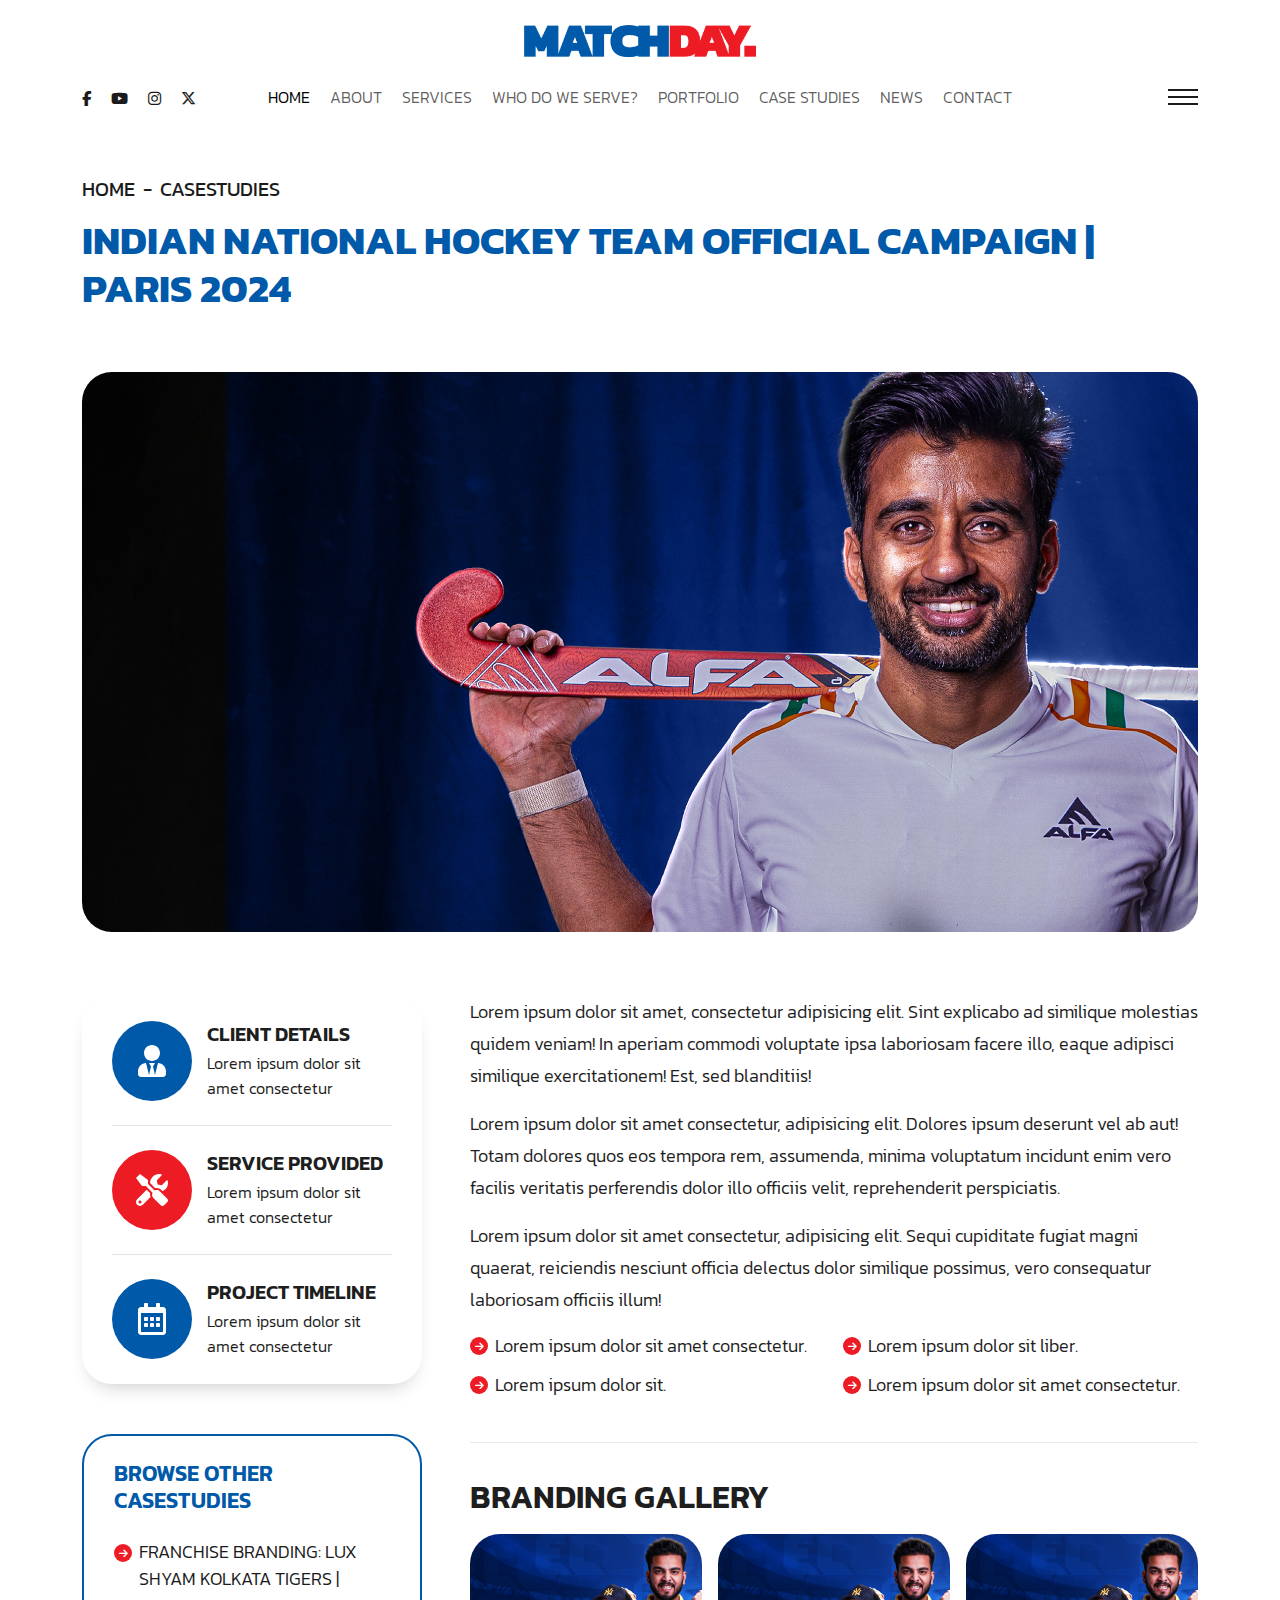
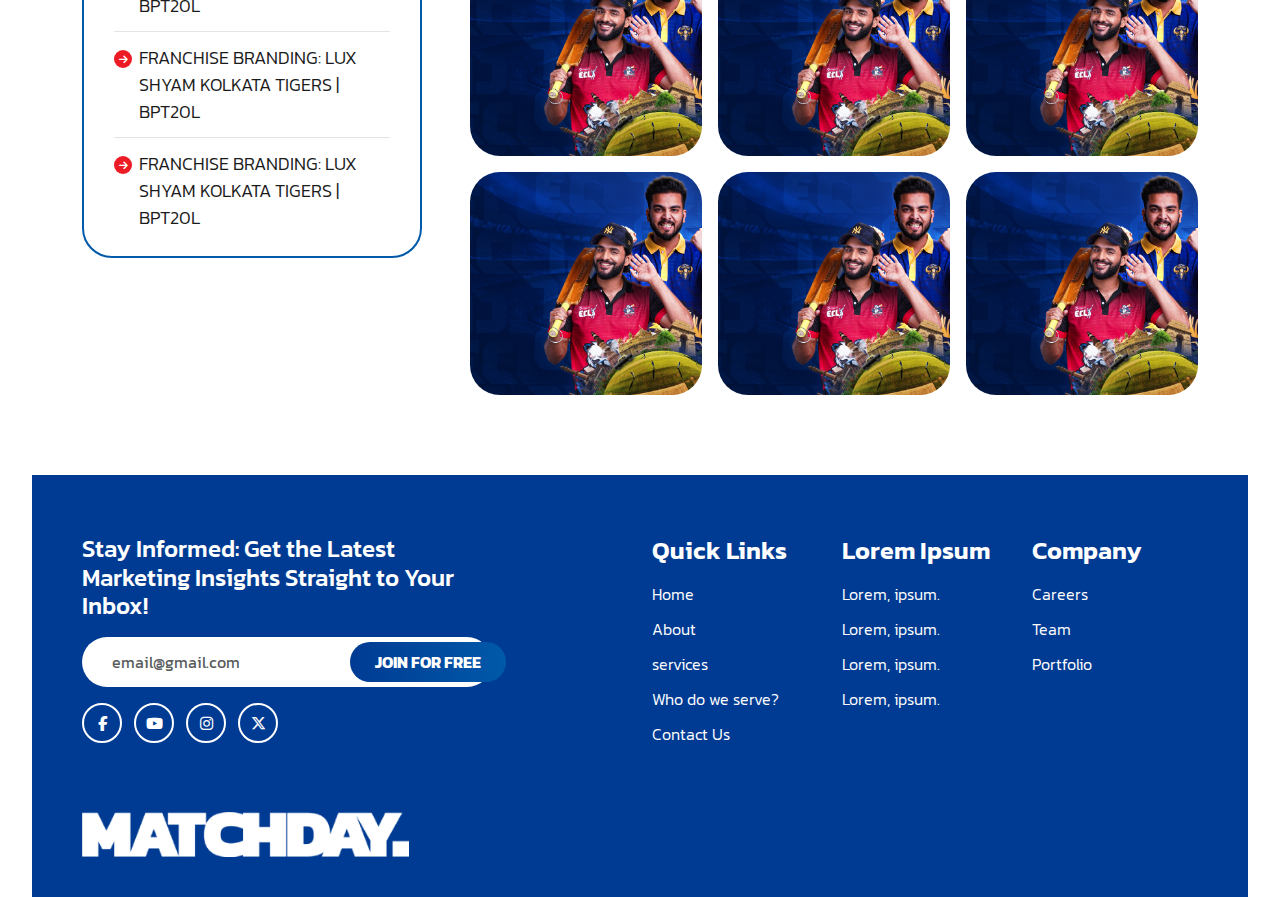
<file: casestudies-details.html>
<!Doctype html>
<html lang="en">

<head>
  <meta charset="utf-8">
  <meta name="viewport" content="width=device-width, initial-scale=1, shrink-to-fit=no">
  <link rel="icon" type="image/x-icon" href="./assets/images/favicon.ico">
  <link rel="stylesheet" href="./assets/css/bootstrap.min.css">
  <link rel="stylesheet" href="./assets/css/magnific-popup.min.css">
  <link rel="stylesheet" href="./assets/css/swiper-bundle.min.css">
  <link rel="stylesheet" href="https://cdnjs.cloudflare.com/ajax/libs/font-awesome/6.5.2/css/all.min.css">
  <link rel="stylesheet" href="./assets/css/fancybox.min.css">

  <link rel="stylesheet" href="./assets/css/custom.css">
  <link rel="stylesheet" href="./assets/css/responsive.css">
  <title>Casestudies Details - Matchday</title>
</head>

<body>

  <header class="asb19__header">
    <div class="asb19__header--wrap">
      <div class="container">
        <div class="row">
          <div class="col-lg-12">
            <nav class="navbar asb19__header--nav p-0" aria-label="Offcanvas navbar large">
              <a class="navbar-brand" href="#">
                <img class="asb19__logo" src="./assets/images/logo.png" height="32" width="232" alt="Matchday">
              </a>
              <ul class="asb19__header--socials">
                <li>
                  <a href="javascript:void(0)"><i class="fa-brands fa-facebook-f"></i></a>
                </li>
                <li>
                  <a href="javascript:void(0)"><i class="fa-brands fa-youtube"></i></a>
                </li>
                <li>
                  <a href="javascript:void(0)"><i class="fa-brands fa-instagram"></i></a>
                </li>
                <li>
                  <a href="javascript:void(0)"><i class="fa-brands fa-x-twitter"></i></a>
                </li>
              </ul>
              <div class="asb19__header--expanded">
                <ul class="navbar-nav">
                  <li class="nav-item">
                    <a class="nav-link active" aria-current="page" href="#">Home</a>
                  </li>
                  <li class="nav-item">
                    <a class="nav-link" href="#">About</a>
                  </li>
                  <li class="nav-item">
                    <a class="nav-link" href="#">Services</a>
                  </li>
                  <li class="nav-item">
                    <a class="nav-link" href="#">Who do we serve?</a>
                  </li>
                  <li class="nav-item">
                    <a class="nav-link" href="#">Portfolio</a>
                  </li>
                  <li class="nav-item">
                    <a class="nav-link" href="#">Case studies</a>
                  </li>
                  <li class="nav-item">
                    <a class="nav-link" href="#">News</a>
                  </li>
                  <li class="nav-item">
                    <a class="nav-link" href="#">Contact</a>
                  </li>
                </ul>

              </div>
              <div class="asb19__header--hamburger">
                <button class="navbar-toggler collapsed" type="button" data-bs-toggle="offcanvas"
                  data-bs-target="#offcanvasNavbar2" aria-controls="offcanvasNavbar2">
                  <span class="sr-only">Toggle navigation</span>
                  <span class="icon-bar"></span>
                  <span class="icon-bar"></span>
                  <span class="icon-bar"></span>
                </button>
              </div>
              <div class="offcanvas offcanvas-end asb19__header--offcanvas" tabindex="-1" id="offcanvasNavbar2"
                aria-labelledby="offcanvasNavbar2Label">
                <div class="offcanvas-header">
                  <h5 class="offcanvas-title" id="offcanvasNavbar2Label">Offcanvas</h5>
                  <button type="button" class="btn-close btn-close-white" data-bs-dismiss="offcanvas"
                    aria-label="Close"></button>
                </div>
                <div class="offcanvas-body">

                  <ul class="navbar-nav justify-content-end flex-grow-1">
                    <li class="nav-item active">
                      <a class="nav-link" href="#">Home</a>
                    </li>
                    <li class="nav-item dropdown">
                      <a class="nav-link dropdown-toggle" href="#" role="button" data-bs-toggle="dropdown"
                        aria-expanded="false">
                        About Us
                      </a>
                      <ul class="dropdown-menu">
                        <li><a class="dropdown-item" href="#">Our Process</a></li>
                        <li><a class="dropdown-item" href="#">Meet the Team</a></li>
                        <li><a class="dropdown-item" href="#">Awards & Recognition</a></li>
                      </ul>
                    </li>
                    <li class="nav-item dropdown">
                      <a class="nav-link dropdown-toggle" href="#" role="button" data-bs-toggle="dropdown"
                        aria-expanded="false">
                        Services
                      </a>
                      <ul class="dropdown-menu">
                        <li><a class="dropdown-item" href="#">Buyers Agency</a></li>
                        <li><a class="dropdown-item" href="#">Property Management</a></li>
                        <li><a class="dropdown-item" href="#">Rental Appraisal</a></li>
                        <li><a class="dropdown-item" href="#">Investment Strategy</a></li>
                      </ul>
                    </li>
                    <li class="nav-item dropdown">
                      <a class="nav-link dropdown-toggle" href="#" role="button" data-bs-toggle="dropdown"
                        aria-expanded="false">
                        Properties
                      </a>
                      <ul class="dropdown-menu">
                        <li><a class="dropdown-item" href="#">Buy</a></li>
                        <li><a class="dropdown-item" href="#">Rent</a></li>
                        <li><a class="dropdown-item" href="#">Recent Sales</a></li>
                      </ul>
                    </li>
                    <li class="nav-item">
                      <a class="nav-link" href="#">Blog</a>
                    </li>
                    <li class="nav-item">
                      <a class="nav-link" href="#">Testimonials</a>
                    </li>
                    <li class="nav-item dropdown">
                      <a class="nav-link dropdown-toggle" href="#" role="button" data-bs-toggle="dropdown"
                        aria-expanded="false">
                        Contact Us
                      </a>
                      <ul class="dropdown-menu">
                        <li><a class="dropdown-item" href="#">Book a Strategy Meeting</a></li>
                        <li><a class="dropdown-item" href="#">Get In Touch</a></li>
                        <li><a class="dropdown-item" href="#">FAQs</a></li>
                      </ul>
                    </li>
                  </ul>
                </div>
              </div>
            </nav>
          </div>
        </div>
      </div>
    </div>
  </header>
  <section class="asb19__hero--void">
    <div class="asb19__main">
      <div class="container">
        <div class="row">
          <div class="col-lg-12">
            <div class="asb19__main--widget">
              <div class="asb19__breadcrumb">
                <nav aria-label="breadcrumb">
                  <ol class="breadcrumb">
                    <li class="breadcrumb-item"><a href="#">Home</a></li>
                    <li class="breadcrumb-item"><a href="#">Casestudies</a></li>
                    <li class="breadcrumb-item active" aria-current="page">
                      <h1>Indian National Hockey Team Official Campaign | Paris 2024</h1>
                    </li>
                  </ol>
                </nav>
              </div>
              <div class="asb19__bgImg asb19__border--radius30">
                <img src="./assets/images/cs-bg-1.jpg" alt="...">
              </div>
            </div>
          </div>
        </div>
      </div>
    </div>
  </section>
  <section class="asb19__casestudies--details asb19__py pt-lg-4">
    <div class="container">
      <div class="row gx-5">
        <div class="col-lg-4">
          <div class="asb19__casestudies--info">
            <ul>
              <li>
                <div class="asb19__icon">
                  <svg aria-hidden="true" class="e-font-icon-svg e-fas-user-tie" viewBox="0 0 448 512" xmlns="http://www.w3.org/2000/svg"><path d="M224 256c70.7 0 128-57.3 128-128S294.7 0 224 0 96 57.3 96 128s57.3 128 128 128zm95.8 32.6L272 480l-32-136 32-56h-96l32 56-32 136-47.8-191.4C56.9 292 0 350.3 0 422.4V464c0 26.5 21.5 48 48 48h352c26.5 0 48-21.5 48-48v-41.6c0-72.1-56.9-130.4-128.2-133.8z"></path></svg>
                </div>
                <div class="asb19__content">
                  <h5>Client Details </h5>
                  <p>Lorem ipsum dolor sit amet consectetur</p>
                </div>
              </li>
              <li>
                <div class="asb19__icon">
                  <svg aria-hidden="true" class="e-font-icon-svg e-fas-tools" viewBox="0 0 512 512" xmlns="http://www.w3.org/2000/svg"><path d="M501.1 395.7L384 278.6c-23.1-23.1-57.6-27.6-85.4-13.9L192 158.1V96L64 0 0 64l96 128h62.1l106.6 106.6c-13.6 27.8-9.2 62.3 13.9 85.4l117.1 117.1c14.6 14.6 38.2 14.6 52.7 0l52.7-52.7c14.5-14.6 14.5-38.2 0-52.7zM331.7 225c28.3 0 54.9 11 74.9 31l19.4 19.4c15.8-6.9 30.8-16.5 43.8-29.5 37.1-37.1 49.7-89.3 37.9-136.7-2.2-9-13.5-12.1-20.1-5.5l-74.4 74.4-67.9-11.3L334 98.9l74.4-74.4c6.6-6.6 3.4-17.9-5.7-20.2-47.4-11.7-99.6.9-136.6 37.9-28.5 28.5-41.9 66.1-41.2 103.6l82.1 82.1c8.1-1.9 16.5-2.9 24.7-2.9zm-103.9 82l-56.7-56.7L18.7 402.8c-25 25-25 65.5 0 90.5s65.5 25 90.5 0l123.6-123.6c-7.6-19.9-9.9-41.6-5-62.7zM64 472c-13.2 0-24-10.8-24-24 0-13.3 10.7-24 24-24s24 10.7 24 24c0 13.2-10.7 24-24 24z"></path></svg>
                </div>
                <div class="asb19__content">
                  <h5>Service provided</h5>
                  <p>Lorem ipsum dolor sit amet consectetur</p>
                </div>
              </li>
              <li>
                <div class="asb19__icon">
                  <svg aria-hidden="true" class="e-font-icon-svg e-far-calendar-alt" viewBox="0 0 448 512" xmlns="http://www.w3.org/2000/svg"><path d="M148 288h-40c-6.6 0-12-5.4-12-12v-40c0-6.6 5.4-12 12-12h40c6.6 0 12 5.4 12 12v40c0 6.6-5.4 12-12 12zm108-12v-40c0-6.6-5.4-12-12-12h-40c-6.6 0-12 5.4-12 12v40c0 6.6 5.4 12 12 12h40c6.6 0 12-5.4 12-12zm96 0v-40c0-6.6-5.4-12-12-12h-40c-6.6 0-12 5.4-12 12v40c0 6.6 5.4 12 12 12h40c6.6 0 12-5.4 12-12zm-96 96v-40c0-6.6-5.4-12-12-12h-40c-6.6 0-12 5.4-12 12v40c0 6.6 5.4 12 12 12h40c6.6 0 12-5.4 12-12zm-96 0v-40c0-6.6-5.4-12-12-12h-40c-6.6 0-12 5.4-12 12v40c0 6.6 5.4 12 12 12h40c6.6 0 12-5.4 12-12zm192 0v-40c0-6.6-5.4-12-12-12h-40c-6.6 0-12 5.4-12 12v40c0 6.6 5.4 12 12 12h40c6.6 0 12-5.4 12-12zm96-260v352c0 26.5-21.5 48-48 48H48c-26.5 0-48-21.5-48-48V112c0-26.5 21.5-48 48-48h48V12c0-6.6 5.4-12 12-12h40c6.6 0 12 5.4 12 12v52h128V12c0-6.6 5.4-12 12-12h40c6.6 0 12 5.4 12 12v52h48c26.5 0 48 21.5 48 48zm-48 346V160H48v298c0 3.3 2.7 6 6 6h340c3.3 0 6-2.7 6-6z"></path></svg>
                </div>
                <div class="asb19__content">
                  <h5>Project Timeline</h5>
                  <p>Lorem ipsum dolor sit amet consectetur</p>
                </div>
              </li>
            </ul>
          </div>
          <div class="asb19__sidebar">
            <div class="asb19__sidebar--title">
              <h5>Browse other casestudies</h5>
            </div>
            <ul class="asb19__sidebar--list">
              <li>
                <a href="#" class="asb19__sidebar--link">
                  FRANCHISE BRANDING: LUX SHYAM KOLKATA TIGERS | BPT20L
                </a>
              </li>
              <li>
                <a href="#" class="asb19__sidebar--link">
                  FRANCHISE BRANDING: LUX SHYAM KOLKATA TIGERS | BPT20L
                </a>
              </li>
              <li>
                <a href="#" class="asb19__sidebar--link">
                  FRANCHISE BRANDING: LUX SHYAM KOLKATA TIGERS | BPT20L
                </a>
              </li>
            </ul>
          </div>
        </div>
        <div class="col-lg-8">
          <div class="asb19__casestudies--elaboration">
            <div class="asb19__content">
              <p>Lorem ipsum dolor sit amet, consectetur adipisicing elit. Sint explicabo ad similique molestias quidem veniam! In aperiam commodi voluptate ipsa laboriosam facere illo, eaque adipisci similique exercitationem! Est, sed blanditiis!</p>
              <p>Lorem ipsum dolor sit amet consectetur, adipisicing elit. Dolores ipsum deserunt vel ab aut! Totam dolores quos eos tempora rem, assumenda, minima voluptatum incidunt enim vero facilis veritatis perferendis dolor illo officiis velit, reprehenderit perspiciatis.</p>
              <p>Lorem ipsum dolor sit amet consectetur, adipisicing elit. Sequi cupiditate fugiat magni quaerat, reiciendis nesciunt officia delectus dolor similique possimus, vero consequatur laboriosam officiis illum!</p>
              <ul>
                <li>Lorem ipsum dolor sit amet consectetur.</li>
                <li>Lorem ipsum dolor sit.</li>
                <li>Lorem ipsum dolor sit liber.</li>
                <li>Lorem ipsum dolor sit amet consectetur.</li>
              </ul>
            </div>
            <div class="asb19__casestudies--gallery">
              <div class="asb19__heading">
                <h4>Branding Gallery</h4>
              </div>
              <div class="asb19__casestudies--gallery-wrap">
                <div class="row g-3">
                  <div class="col-lg-4">
                    <a href="./assets/images/cs-bg-2.jpg" class="asb19__casestudies--gal-item"  data-fancybox="casestudiesGallery">
                      <img src="./assets/images/cs-bg-2.jpg" alt="...">
                    </a>
                  </div>
                  <div class="col-lg-4">
                    <a href="./assets/images/cs-bg-2.jpg" class="asb19__casestudies--gal-item"  data-fancybox="casestudiesGallery">
                      <img src="./assets/images/cs-bg-2.jpg" alt="...">
                    </a>
                  </div>
                  <div class="col-lg-4">
                    <a href="./assets/images/cs-bg-2.jpg" class="asb19__casestudies--gal-item"  data-fancybox="casestudiesGallery">
                      <img src="./assets/images/cs-bg-2.jpg" alt="...">
                    </a>
                  </div>
                  <div class="col-lg-4">
                    <a href="./assets/images/cs-bg-2.jpg" class="asb19__casestudies--gal-item"  data-fancybox="casestudiesGallery">
                      <img src="./assets/images/cs-bg-2.jpg" alt="...">
                    </a>
                  </div>
                  <div class="col-lg-4">
                    <a href="./assets/images/cs-bg-2.jpg" class="asb19__casestudies--gal-item"  data-fancybox="casestudiesGallery">
                      <img src="./assets/images/cs-bg-2.jpg" alt="...">
                    </a>
                  </div>
                  <div class="col-lg-4">
                    <a href="./assets/images/cs-bg-2.jpg" class="asb19__casestudies--gal-item"  data-fancybox="casestudiesGallery">
                      <img src="./assets/images/cs-bg-2.jpg" alt="...">
                    </a>
                  </div>
                </div>
              </div>
            </div>
          </div>
        </div>
      </div>
    </div>
  </section>

  <footer class="asb19__footer asb19__bg--blue">
    <div class="asb19__footer--middle">
      <div class="container">
        <div class="row">
          <div class="col-lg-6">
            <div class="asb19__footer--widget w-75">
              <div class="asb19__footer--content mb-3">
                <h4>Stay Informed: Get the Latest Marketing Insights Straight to Your Inbox!</h4>
              </div>
              <div class="asb19__newsletter">
                <form>
                  <div class="row g-0">
                    <div class="col-8">
                      <div class="form-group">
                        <input class="form-control" type="email" placeholder="email@gmail.com">
                      </div>
                    </div>
                    <div class="col-4">
                      <div class="form-group form-button">
                        <input class="asb19__btn asb19__btn--fill asb19__btn--small" type="button"
                          value="Join for free">
                      </div>
                    </div>
                  </div>
                </form>
              </div>
              <ul class="asb19__footer--socials mt-3">
                <li>
                  <a href="javascript:void(0)"><i class="fa-brands fa-facebook-f"></i></a>
                </li>
                <li>
                  <a href="javascript:void(0)"><i class="fa-brands fa-youtube"></i></a>
                </li>
                <li>
                  <a href="javascript:void(0)"><i class="fa-brands fa-instagram"></i></a>
                </li>
                <li>
                  <a href="javascript:void(0)"><i class="fa-brands fa-x-twitter"></i></a>
                </li>
              </ul>
            </div>
          </div>
          <div class="col-lg-2">
            <div class="asb19__footer--widget">
              <div class="asb19__footer--title">
                <h5>Quick Links</h5>
              </div>
              <ul class="asb19__footer--nav">
                <li>
                  <a href="javascript:void(0)">Home</a>
                </li>
                <li>
                  <a href="javascript:void(0)">About</a>
                </li>
                <li>
                  <a href="javascript:void(0)">services</a>
                </li>
                <li>
                  <a href="javascript:void(0)">Who do we serve?</a>
                </li>
                <li>
                  <a href="javascript:void(0)">Contact Us</a>
                </li>
              </ul>
            </div>
          </div>
          <div class="col-lg-2">
            <div class="asb19__footer--widget">
              <div class="asb19__footer--title">
                <h5>Lorem Ipsum</h5>
              </div>
              <ul class="asb19__footer--nav">
                <li>
                  <a class="asb19__footer--nav-link" href="javascript:void(0)">Lorem, ipsum.</a>
                </li>
                <li>
                  <a class="asb19__footer--nav-link" href="javascript:void(0)">Lorem, ipsum.</a>
                </li>
                <li>
                  <a class="asb19__footer--nav-link" href="javascript:void(0)">Lorem, ipsum.</a>
                </li>
                <li>
                  <a class="asb19__footer--nav-link" href="javascript:void(0)">Lorem, ipsum.</a>
                </li>
              </ul>
            </div>
          </div>
          <div class="col-lg-2">
            <div class="asb19__footer--widget">
              <div class="asb19__footer--title">
                <h5>Company</h5>
              </div>
              <ul class="asb19__footer--nav">
                <li>
                  <a class="asb19__footer--nav-link" href="javascript:void(0)">Careers</a>
                </li>
                <li>
                  <a class="asb19__footer--nav-link" href="javascript:void(0)">Team</a>
                </li>
                <li>
                  <a class="asb19__footer--nav-link" href="javascript:void(0)">Portfolio</a>
                </li>
              </ul>
            </div>
          </div>
        </div>
      </div>
    </div>
    <div class="asb19__footer--bottom">
      <div class="container">
        <div class="row align-items-center">
          <div class="col-lg-6">
            <div class="asb19__footer--widget">
              <div class="asb19__footer--logo">
                <img src="./assets/images/logo-w.png" alt="...">
              </div>
            </div>
          </div>
          <!-- <div class="col-lg-6">
            <div class="asb19__footer--widget">
              <div class="asb19__footer--copy">
                <p>Copyright © 2024 | Agatha SB</p>
              </div>
            </div>
          </div> -->
        </div>
      </div>
    </div>
  </footer>

  <script src="./assets/js/jquery.min.js"></script>
  <script src="./assets/js/bootstrap.bundle.min.js"></script>
  <script src="./assets/js/magnific-popup.min.js"></script>
  <script src="./assets/js/swiper-bundle.min.js"></script>
  <script src="./assets/js/fancybox.umd.js"></script>
  <script src="./assets/js/custom.js"></script>
</body>

</html>
</file>
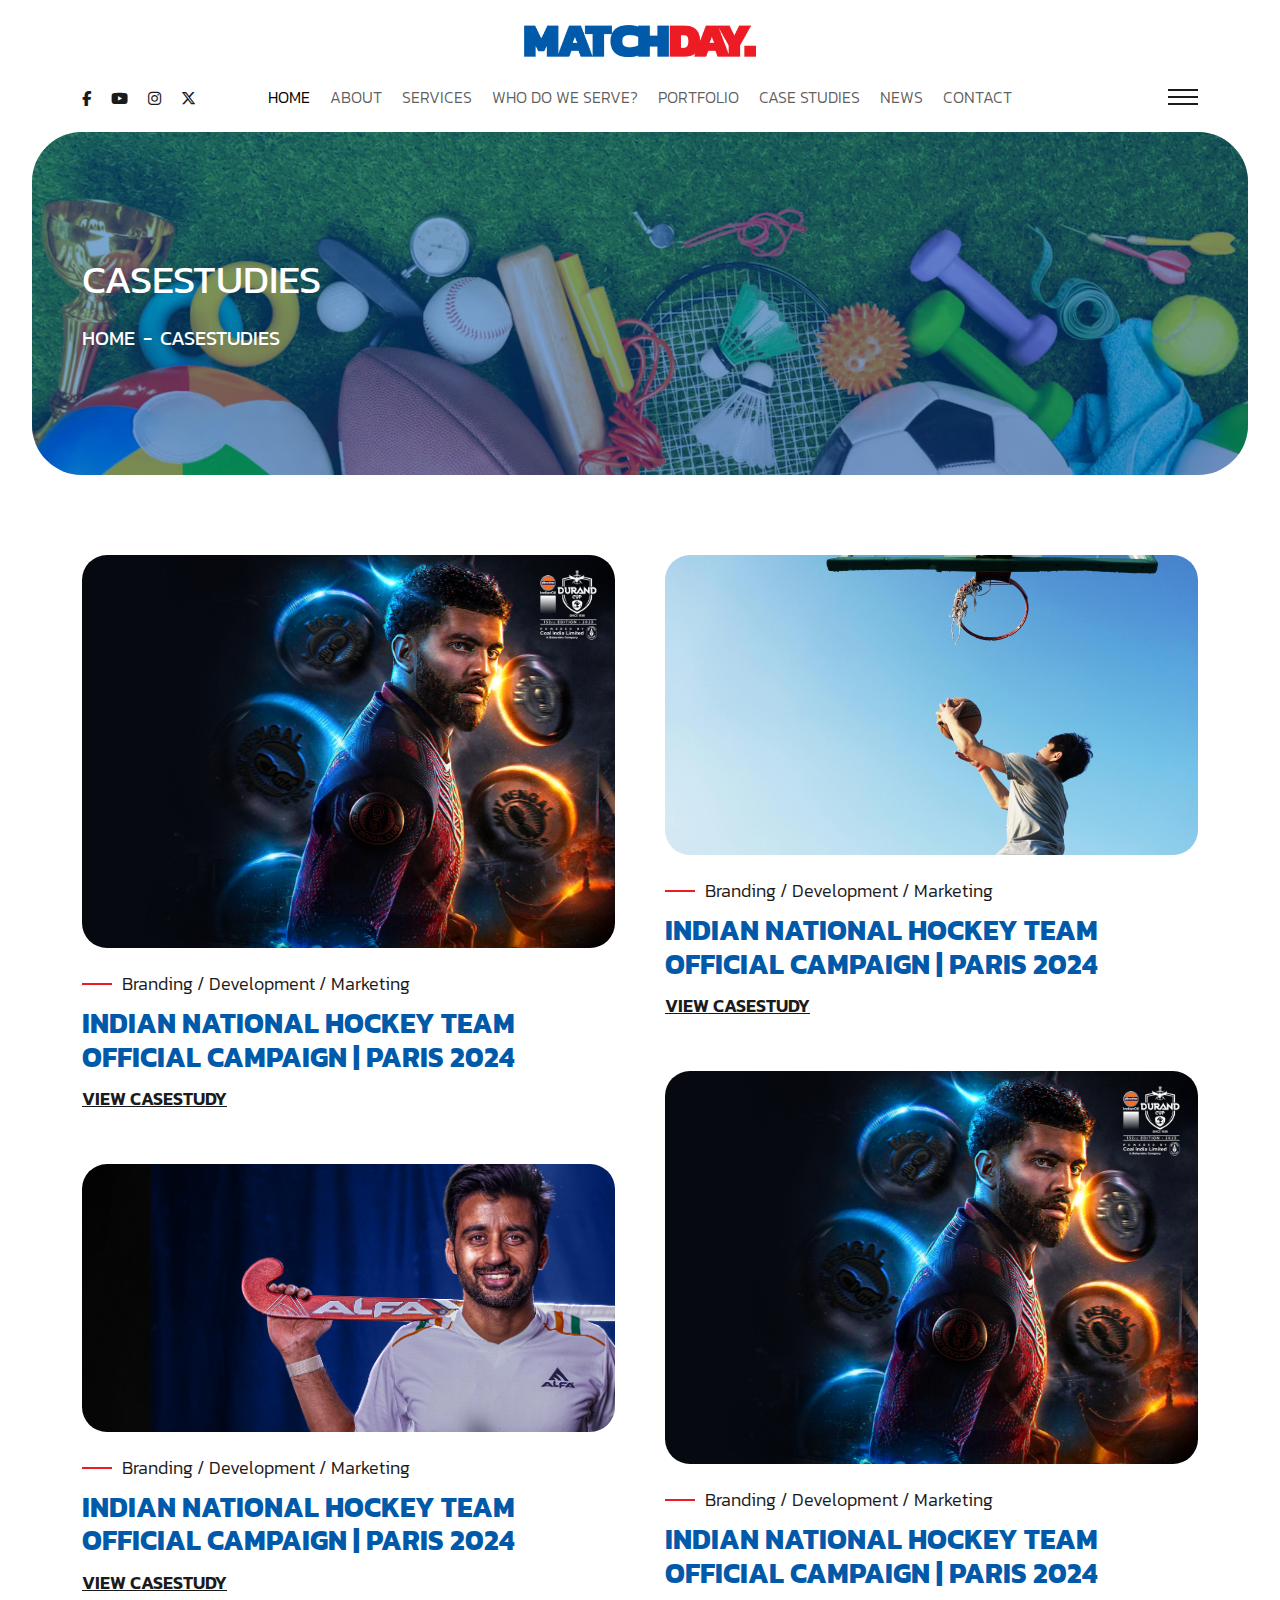
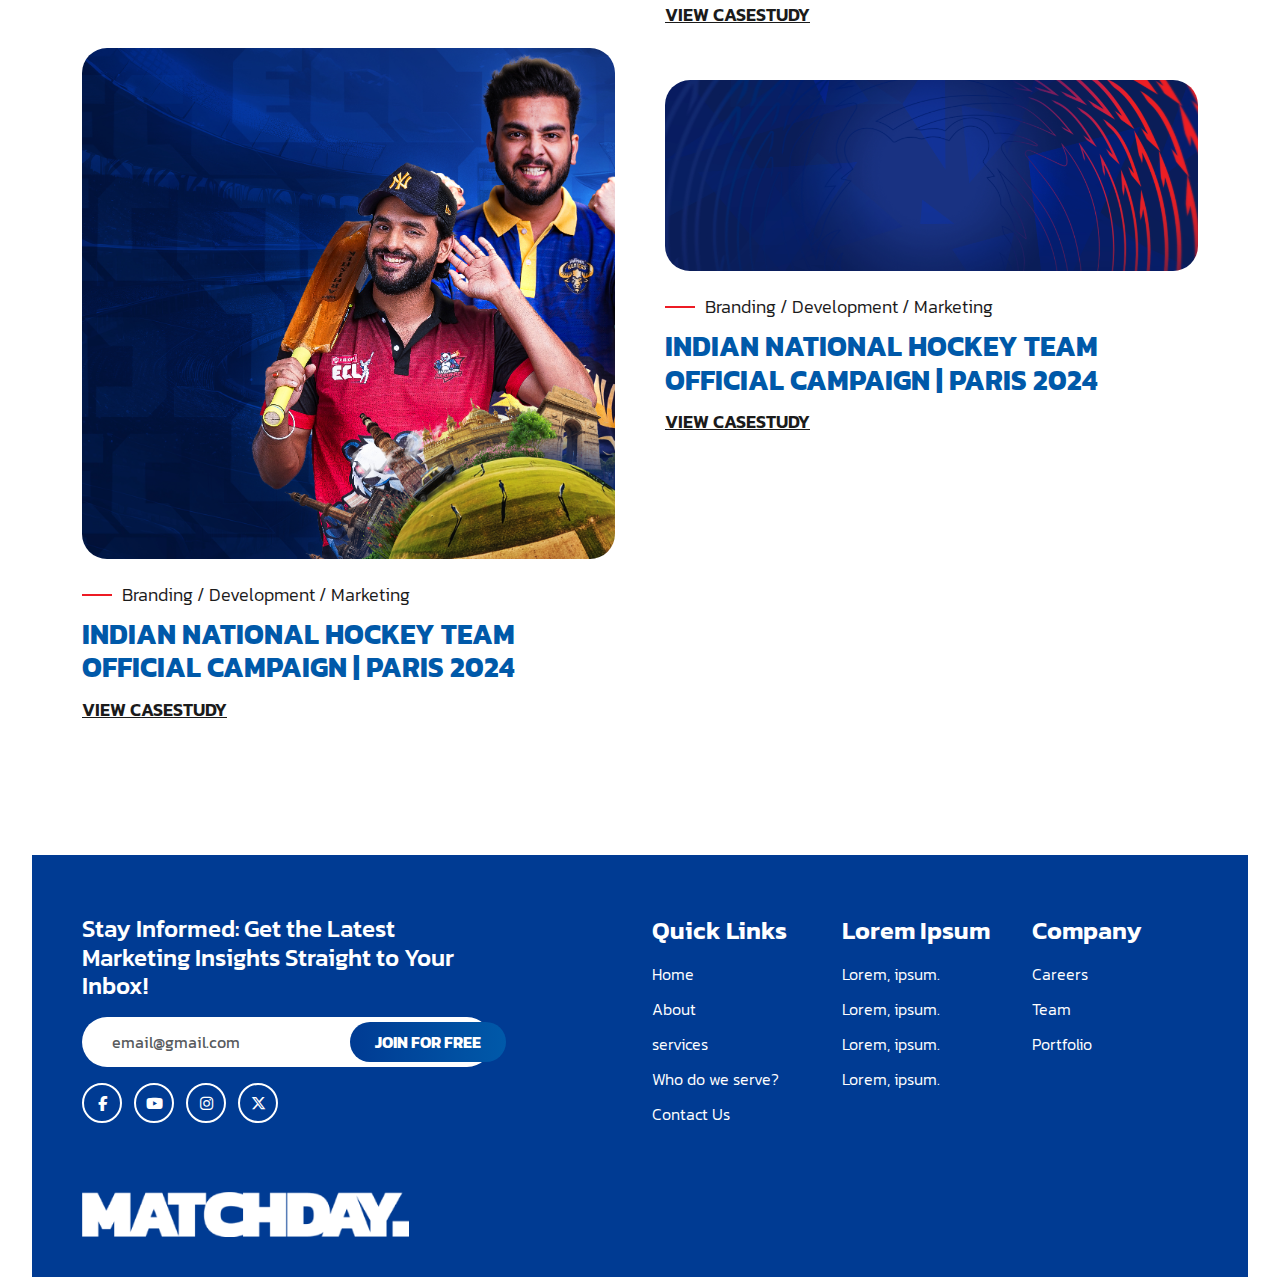
<file: casestudies.html>
<!Doctype html>
<html lang="en">

<head>
  <meta charset="utf-8">
  <meta name="viewport" content="width=device-width, initial-scale=1, shrink-to-fit=no">
  <link rel="icon" type="image/x-icon" href="./assets/images/favicon.ico">
  <link rel="stylesheet" href="./assets/css/bootstrap.min.css">
  <link rel="stylesheet" href="./assets/css/magnific-popup.min.css">
  <link rel="stylesheet" href="./assets/css/swiper-bundle.min.css">
  <link rel="stylesheet" href="https://cdnjs.cloudflare.com/ajax/libs/font-awesome/6.5.2/css/all.min.css">
  <link rel="stylesheet" href="./assets/css/fancybox.min.css">

  <link rel="stylesheet" href="./assets/css/custom.css">
  <link rel="stylesheet" href="./assets/css/responsive.css">
  <title>Casestudies - Matchday</title>
</head>

<body>

  <header class="asb19__header">
    <div class="asb19__header--wrap">
      <div class="container">
        <div class="row">
          <div class="col-lg-12">
            <nav class="navbar asb19__header--nav p-0" aria-label="Offcanvas navbar large">
              <a class="navbar-brand" href="#">
                <img class="asb19__logo" src="./assets/images/logo.png" height="32" width="232" alt="Matchday">
              </a>
              <ul class="asb19__header--socials">
                <li>
                  <a href="javascript:void(0)"><i class="fa-brands fa-facebook-f"></i></a>
                </li>
                <li>
                  <a href="javascript:void(0)"><i class="fa-brands fa-youtube"></i></a>
                </li>
                <li>
                  <a href="javascript:void(0)"><i class="fa-brands fa-instagram"></i></a>
                </li>
                <li>
                  <a href="javascript:void(0)"><i class="fa-brands fa-x-twitter"></i></a>
                </li>
              </ul>
              <div class="asb19__header--expanded">
                <ul class="navbar-nav">
                  <li class="nav-item">
                    <a class="nav-link active" aria-current="page" href="#">Home</a>
                  </li>
                  <li class="nav-item">
                    <a class="nav-link" href="#">About</a>
                  </li>
                  <li class="nav-item">
                    <a class="nav-link" href="#">Services</a>
                  </li>
                  <li class="nav-item">
                    <a class="nav-link" href="#">Who do we serve?</a>
                  </li>
                  <li class="nav-item">
                    <a class="nav-link" href="#">Portfolio</a>
                  </li>
                  <li class="nav-item">
                    <a class="nav-link" href="#">Case studies</a>
                  </li>
                  <li class="nav-item">
                    <a class="nav-link" href="#">News</a>
                  </li>
                  <li class="nav-item">
                    <a class="nav-link" href="#">Contact</a>
                  </li>
                </ul>

              </div>
              <div class="asb19__header--hamburger">
                <button class="navbar-toggler collapsed" type="button" data-bs-toggle="offcanvas"
                  data-bs-target="#offcanvasNavbar2" aria-controls="offcanvasNavbar2">
                  <span class="sr-only">Toggle navigation</span>
                  <span class="icon-bar"></span>
                  <span class="icon-bar"></span>
                  <span class="icon-bar"></span>
                </button>
              </div>
              <div class="offcanvas offcanvas-end asb19__header--offcanvas" tabindex="-1" id="offcanvasNavbar2"
                aria-labelledby="offcanvasNavbar2Label">
                <div class="offcanvas-header">
                  <h5 class="offcanvas-title" id="offcanvasNavbar2Label">Offcanvas</h5>
                  <button type="button" class="btn-close btn-close-white" data-bs-dismiss="offcanvas"
                    aria-label="Close"></button>
                </div>
                <div class="offcanvas-body">

                  <ul class="navbar-nav justify-content-end flex-grow-1">
                    <li class="nav-item active">
                      <a class="nav-link" href="#">Home</a>
                    </li>
                    <li class="nav-item dropdown">
                      <a class="nav-link dropdown-toggle" href="#" role="button" data-bs-toggle="dropdown"
                        aria-expanded="false">
                        About Us
                      </a>
                      <ul class="dropdown-menu">
                        <li><a class="dropdown-item" href="#">Our Process</a></li>
                        <li><a class="dropdown-item" href="#">Meet the Team</a></li>
                        <li><a class="dropdown-item" href="#">Awards & Recognition</a></li>
                      </ul>
                    </li>
                    <li class="nav-item dropdown">
                      <a class="nav-link dropdown-toggle" href="#" role="button" data-bs-toggle="dropdown"
                        aria-expanded="false">
                        Services
                      </a>
                      <ul class="dropdown-menu">
                        <li><a class="dropdown-item" href="#">Buyers Agency</a></li>
                        <li><a class="dropdown-item" href="#">Property Management</a></li>
                        <li><a class="dropdown-item" href="#">Rental Appraisal</a></li>
                        <li><a class="dropdown-item" href="#">Investment Strategy</a></li>
                      </ul>
                    </li>
                    <li class="nav-item dropdown">
                      <a class="nav-link dropdown-toggle" href="#" role="button" data-bs-toggle="dropdown"
                        aria-expanded="false">
                        Properties
                      </a>
                      <ul class="dropdown-menu">
                        <li><a class="dropdown-item" href="#">Buy</a></li>
                        <li><a class="dropdown-item" href="#">Rent</a></li>
                        <li><a class="dropdown-item" href="#">Recent Sales</a></li>
                      </ul>
                    </li>
                    <li class="nav-item">
                      <a class="nav-link" href="#">Blog</a>
                    </li>
                    <li class="nav-item">
                      <a class="nav-link" href="#">Testimonials</a>
                    </li>
                    <li class="nav-item dropdown">
                      <a class="nav-link dropdown-toggle" href="#" role="button" data-bs-toggle="dropdown"
                        aria-expanded="false">
                        Contact Us
                      </a>
                      <ul class="dropdown-menu">
                        <li><a class="dropdown-item" href="#">Book a Strategy Meeting</a></li>
                        <li><a class="dropdown-item" href="#">Get In Touch</a></li>
                        <li><a class="dropdown-item" href="#">FAQs</a></li>
                      </ul>
                    </li>
                  </ul>
                </div>
              </div>
            </nav>
          </div>
        </div>
      </div>
    </div>
  </header>
  <section class="asb19__hero--inner asb19__border--radius50">
    <div class="asb19__bgImg asb19__overlay">
      <img src="./assets/images/inner-banner-1920x540.jpg" alt="...">
    </div>
    <div class="asb19__main--absolute asb19__bg--colored">
      <div class="container">
        <div class="row">
          <div class="col-lg-7">
            <div class="asb19__main--widget mb-0">
              <div class="asb19__page--title">
                <h1>Casestudies</h1>
              </div>
              <div class="asb19__breadcrumb">
                <nav aria-label="breadcrumb">
                  <ol class="breadcrumb">
                    <li class="breadcrumb-item"><a href="#">Home</a></li>
                    <li class="breadcrumb-item active" aria-current="page">Casestudies</li>
                  </ol>
                </nav>
              </div>
            </div>
          </div>
        </div>
      </div>
    </div>
  </section>
  <section class="asb19__casestudies--inner asb19__py">
    <div class="container">
      <div class="row">
        <div class="col-lg-12">
          <div class="asb19__casestudies--inner-wrap">
            <div class="asb19__casestudies--grid-item">
              <div class="asb19__casestudies--img">
                <a href="#">
                  <img src="./assets/images/cs-bg-3.jpg" alt="...">
                </a>
              </div>
              <div class="asb19__content">
                <ul class="asb19__casestudies--tags">
                  <li>
                    <a href="#">Branding</a>
                  </li>
                  <li>
                    <a href="#">Development</a>
                  </li>
                  <li>
                    <a href="#">Marketing</a>
                  </li>
                </ul>
                <a href="#" class="asb19__casestudies--grid-title">
                  <h4>Indian National Hockey Team Official Campaign | Paris 2024</h4>
                </a>
                <a href="#" class="asb19__btn--link">View casestudy</a>
              </div>
            </div>
            <div class="asb19__casestudies--grid-item">
              <div class="asb19__casestudies--img">
                <a href="#">
                  <img src="./assets/images/cs-bg-1.jpg" alt="...">
                </a>
              </div>
              <div class="asb19__content">
                <ul class="asb19__casestudies--tags">
                  <li>
                    <a href="#">Branding</a>
                  </li>
                  <li>
                    <a href="#">Development</a>
                  </li>
                  <li>
                    <a href="#">Marketing</a>
                  </li>
                </ul>
                <a href="#" class="asb19__casestudies--grid-title">
                  <h4>Indian National Hockey Team Official Campaign | Paris 2024</h4>
                </a>
                <a href="#" class="asb19__btn--link">View casestudy</a>
              </div>
            </div>
            <div class="asb19__casestudies--grid-item">
              <div class="asb19__casestudies--img">
                <a href="#">
                  <img src="./assets/images/cs-bg-2.jpg" alt="...">
                </a>
              </div>
              <div class="asb19__content">
                <ul class="asb19__casestudies--tags">
                  <li>
                    <a href="#">Branding</a>
                  </li>
                  <li>
                    <a href="#">Development</a>
                  </li>
                  <li>
                    <a href="#">Marketing</a>
                  </li>
                </ul>
                <a href="#" class="asb19__casestudies--grid-title">
                  <h4>Indian National Hockey Team Official Campaign | Paris 2024</h4>
                </a>
                <a href="#" class="asb19__btn--link">View casestudy</a>
              </div>
            </div>
            <div class="asb19__casestudies--grid-item">
              <div class="asb19__casestudies--img">
                <a href="#">
                  <img src="./assets/images/case-studies-1.jpg" alt="...">
                </a>
              </div>
              <div class="asb19__content">
                <ul class="asb19__casestudies--tags">
                  <li>
                    <a href="#">Branding</a>
                  </li>
                  <li>
                    <a href="#">Development</a>
                  </li>
                  <li>
                    <a href="#">Marketing</a>
                  </li>
                </ul>
                <a href="#" class="asb19__casestudies--grid-title">
                  <h4>Indian National Hockey Team Official Campaign | Paris 2024</h4>
                </a>
                <a href="#" class="asb19__btn--link">View casestudy</a>
              </div>
            </div>
            <div class="asb19__casestudies--grid-item">
              <div class="asb19__casestudies--img">
                <a href="#">
                  <img src="./assets/images/cs-bg-3.jpg" alt="...">
                </a>
              </div>
              <div class="asb19__content">
                <ul class="asb19__casestudies--tags">
                  <li>
                    <a href="#">Branding</a>
                  </li>
                  <li>
                    <a href="#">Development</a>
                  </li>
                  <li>
                    <a href="#">Marketing</a>
                  </li>
                </ul>
                <a href="#" class="asb19__casestudies--grid-title">
                  <h4>Indian National Hockey Team Official Campaign | Paris 2024</h4>
                </a>
                <a href="#" class="asb19__btn--link">View casestudy</a>
              </div>
            </div>
            <div class="asb19__casestudies--grid-item">
              <div class="asb19__casestudies--img">
                <a href="#">
                  <img src="./assets/images/cs-bg-5.jpg" alt="...">
                </a>
              </div>
              <div class="asb19__content">
                <ul class="asb19__casestudies--tags">
                  <li>
                    <a href="#">Branding</a>
                  </li>
                  <li>
                    <a href="#">Development</a>
                  </li>
                  <li>
                    <a href="#">Marketing</a>
                  </li>
                </ul>
                <a href="#" class="asb19__casestudies--grid-title">
                  <h4>Indian National Hockey Team Official Campaign | Paris 2024</h4>
                </a>
                <a href="#" class="asb19__btn--link">View casestudy</a>
              </div>
            </div>
          </div>
        </div>
      </div>
    </div>
  </section>
  <footer class="asb19__footer asb19__bg--blue">
    <div class="asb19__footer--middle">
      <div class="container">
        <div class="row">
          <div class="col-lg-6">
            <div class="asb19__footer--widget w-75">
              <div class="asb19__footer--content mb-3">
                <h4>Stay Informed: Get the Latest Marketing Insights Straight to Your Inbox!</h4>
              </div>
              <div class="asb19__newsletter">
                <form>
                  <div class="row g-0">
                    <div class="col-8">
                      <div class="form-group">
                        <input class="form-control" type="email" placeholder="email@gmail.com">
                      </div>
                    </div>
                    <div class="col-4">
                      <div class="form-group form-button">
                        <input class="asb19__btn asb19__btn--fill asb19__btn--small" type="button"
                          value="Join for free">
                      </div>
                    </div>
                  </div>
                </form>
              </div>
              <ul class="asb19__footer--socials mt-3">
                <li>
                  <a href="javascript:void(0)"><i class="fa-brands fa-facebook-f"></i></a>
                </li>
                <li>
                  <a href="javascript:void(0)"><i class="fa-brands fa-youtube"></i></a>
                </li>
                <li>
                  <a href="javascript:void(0)"><i class="fa-brands fa-instagram"></i></a>
                </li>
                <li>
                  <a href="javascript:void(0)"><i class="fa-brands fa-x-twitter"></i></a>
                </li>
              </ul>
            </div>
          </div>
          <div class="col-lg-2">
            <div class="asb19__footer--widget">
              <div class="asb19__footer--title">
                <h5>Quick Links</h5>
              </div>
              <ul class="asb19__footer--nav">
                <li>
                  <a href="javascript:void(0)">Home</a>
                </li>
                <li>
                  <a href="javascript:void(0)">About</a>
                </li>
                <li>
                  <a href="javascript:void(0)">services</a>
                </li>
                <li>
                  <a href="javascript:void(0)">Who do we serve?</a>
                </li>
                <li>
                  <a href="javascript:void(0)">Contact Us</a>
                </li>
              </ul>
            </div>
          </div>
          <div class="col-lg-2">
            <div class="asb19__footer--widget">
              <div class="asb19__footer--title">
                <h5>Lorem Ipsum</h5>
              </div>
              <ul class="asb19__footer--nav">
                <li>
                  <a class="asb19__footer--nav-link" href="javascript:void(0)">Lorem, ipsum.</a>
                </li>
                <li>
                  <a class="asb19__footer--nav-link" href="javascript:void(0)">Lorem, ipsum.</a>
                </li>
                <li>
                  <a class="asb19__footer--nav-link" href="javascript:void(0)">Lorem, ipsum.</a>
                </li>
                <li>
                  <a class="asb19__footer--nav-link" href="javascript:void(0)">Lorem, ipsum.</a>
                </li>
              </ul>
            </div>
          </div>
          <div class="col-lg-2">
            <div class="asb19__footer--widget">
              <div class="asb19__footer--title">
                <h5>Company</h5>
              </div>
              <ul class="asb19__footer--nav">
                <li>
                  <a class="asb19__footer--nav-link" href="javascript:void(0)">Careers</a>
                </li>
                <li>
                  <a class="asb19__footer--nav-link" href="javascript:void(0)">Team</a>
                </li>
                <li>
                  <a class="asb19__footer--nav-link" href="javascript:void(0)">Portfolio</a>
                </li>
              </ul>
            </div>
          </div>
        </div>
      </div>
    </div>
    <div class="asb19__footer--bottom">
      <div class="container">
        <div class="row align-items-center">
          <div class="col-lg-6">
            <div class="asb19__footer--widget">
              <div class="asb19__footer--logo">
                <img src="./assets/images/logo-w.png" alt="...">
              </div>
            </div>
          </div>
          <!-- <div class="col-lg-6">
            <div class="asb19__footer--widget">
              <div class="asb19__footer--copy">
                <p>Copyright © 2024 | Agatha SB</p>
              </div>
            </div>
          </div> -->
        </div>
      </div>
    </div>
  </footer>

  <script src="./assets/js/jquery.min.js"></script>
  <script src="./assets/js/bootstrap.bundle.min.js"></script>
  <script src="./assets/js/magnific-popup.min.js"></script>
  <script src="./assets/js/swiper-bundle.min.js"></script>
  <script src="./assets/js/fancybox.umd.js"></script>
  <script src="./assets/js/custom.js"></script>
</body>

</html>
</file>
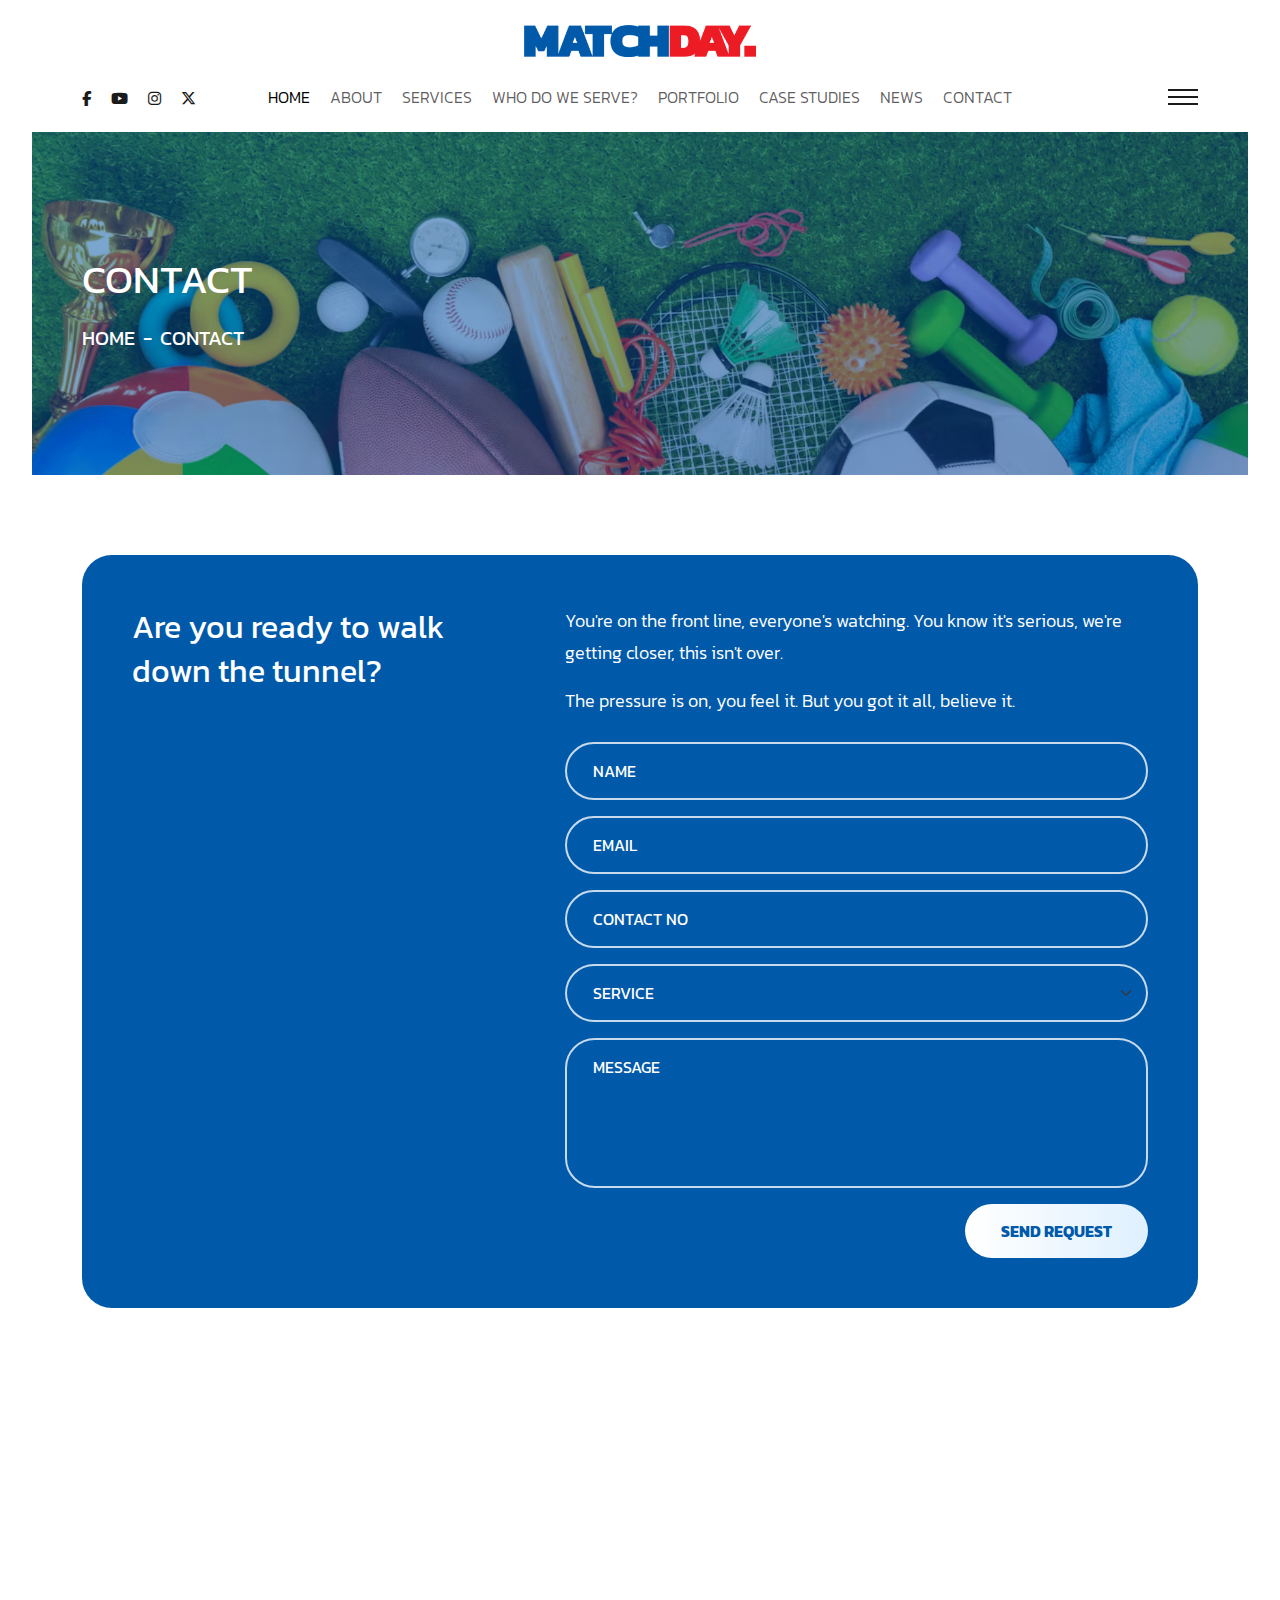
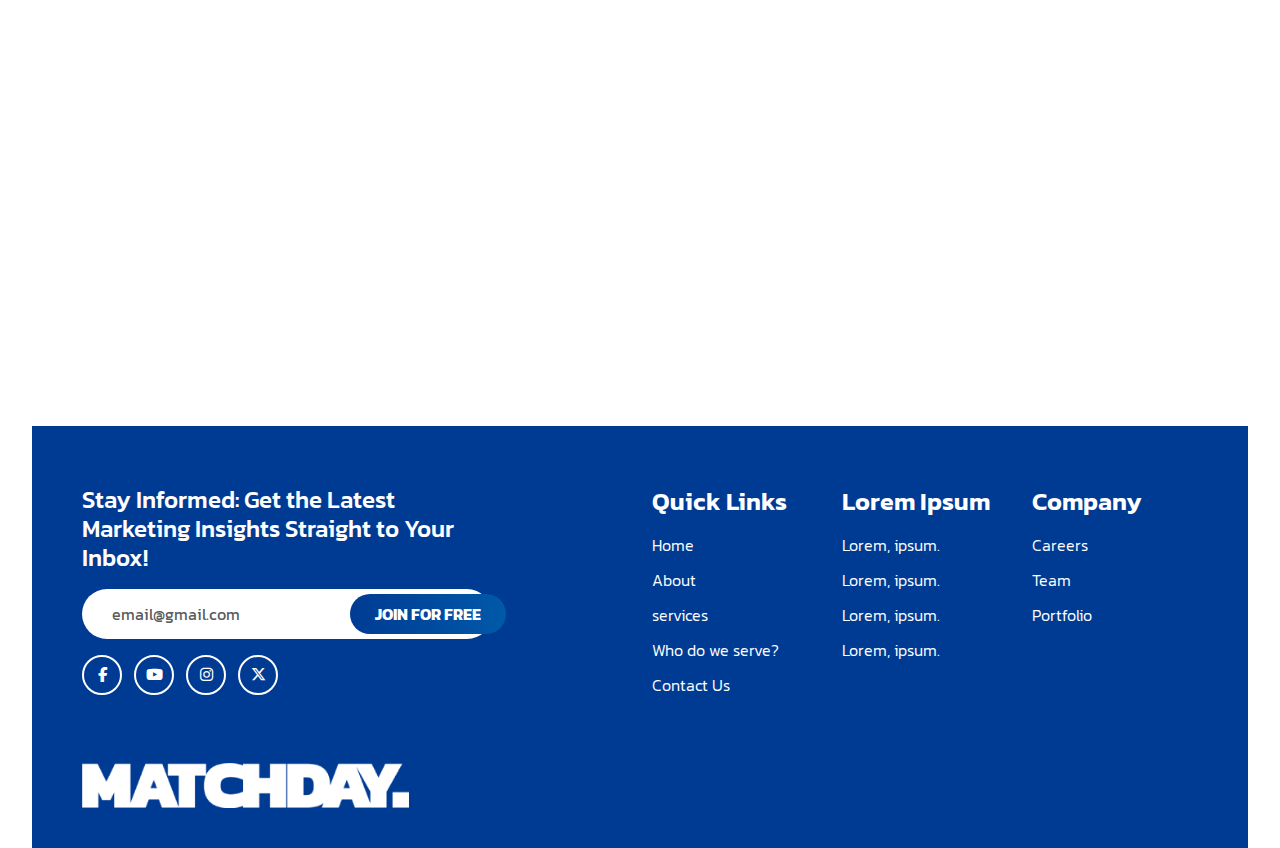
<file: contact.html>
<!Doctype html>
<html lang="en">

<head>
  <meta charset="utf-8">
  <meta name="viewport" content="width=device-width, initial-scale=1, shrink-to-fit=no">
  <link rel="icon" type="image/x-icon" href="./assets/images/favicon.ico">
  <link rel="stylesheet" href="./assets/css/bootstrap.min.css">
  <link rel="stylesheet" href="./assets/css/magnific-popup.min.css">
  <link rel="stylesheet" href="./assets/css/swiper-bundle.min.css">
  <link rel="stylesheet" href="https://cdnjs.cloudflare.com/ajax/libs/font-awesome/6.5.2/css/all.min.css">
  <link rel="stylesheet" href="./assets/css/fancybox.min.css">

  <link rel="stylesheet" href="./assets/css/custom.css">
  <link rel="stylesheet" href="./assets/css/responsive.css">
  <title>Contact - Matchday</title>
</head>

<body>
  <header class="asb19__header">
    <div class="asb19__header--wrap">
      <div class="container">
        <div class="row">
          <div class="col-lg-12">
            <nav class="navbar asb19__header--nav p-0" aria-label="Offcanvas navbar large">
              <a class="navbar-brand" href="#">
                <img class="asb19__logo" src="./assets/images/logo.png" height="32" width="232" alt="Matchday">
              </a>
              <ul class="asb19__header--socials">
                <li>
                  <a href="javascript:void(0)"><i class="fa-brands fa-facebook-f"></i></a>
                </li>
                <li>
                  <a href="javascript:void(0)"><i class="fa-brands fa-youtube"></i></a>
                </li>
                <li>
                  <a href="javascript:void(0)"><i class="fa-brands fa-instagram"></i></a>
                </li>
                <li>
                  <a href="javascript:void(0)"><i class="fa-brands fa-x-twitter"></i></a>
                </li>
              </ul>
              <div class="asb19__header--expanded">
                <ul class="navbar-nav">
                  <li class="nav-item">
                    <a class="nav-link active" aria-current="page" href="#">Home</a>
                  </li>
                  <li class="nav-item">
                    <a class="nav-link" href="#">About</a>
                  </li>
                  <li class="nav-item">
                    <a class="nav-link" href="#">Services</a>
                  </li>
                  <li class="nav-item">
                    <a class="nav-link" href="#">Who do we serve?</a>
                  </li>
                  <li class="nav-item">
                    <a class="nav-link" href="#">Portfolio</a>
                  </li>
                  <li class="nav-item">
                    <a class="nav-link" href="#">Case studies</a>
                  </li>
                  <li class="nav-item">
                    <a class="nav-link" href="#">News</a>
                  </li>
                  <li class="nav-item">
                    <a class="nav-link" href="#">Contact</a>
                  </li>
                </ul>

              </div>
              <div class="asb19__header--hamburger">
                <button class="navbar-toggler collapsed" type="button" data-bs-toggle="offcanvas"
                  data-bs-target="#offcanvasNavbar2" aria-controls="offcanvasNavbar2">
                  <span class="sr-only">Toggle navigation</span>
                  <span class="icon-bar"></span>
                  <span class="icon-bar"></span>
                  <span class="icon-bar"></span>
                </button>
              </div>
              <div class="offcanvas offcanvas-end asb19__header--offcanvas" tabindex="-1" id="offcanvasNavbar2"
                aria-labelledby="offcanvasNavbar2Label">
                <div class="offcanvas-header">
                  <h5 class="offcanvas-title" id="offcanvasNavbar2Label">Offcanvas</h5>
                  <button type="button" class="btn-close btn-close-white" data-bs-dismiss="offcanvas"
                    aria-label="Close"></button>
                </div>
                <div class="offcanvas-body">
                  
                  <ul class="navbar-nav justify-content-end flex-grow-1">
                    <li class="nav-item active">
                      <a class="nav-link" href="#">Home</a>
                    </li>
                    <li class="nav-item dropdown">
                      <a class="nav-link dropdown-toggle" href="#" role="button" data-bs-toggle="dropdown"
                        aria-expanded="false">
                        About Us
                      </a>
                      <ul class="dropdown-menu">
                        <li><a class="dropdown-item" href="#">Our Process</a></li>
                        <li><a class="dropdown-item" href="#">Meet the Team</a></li>
                        <li><a class="dropdown-item" href="#">Awards & Recognition</a></li>
                      </ul>
                    </li>
                    <li class="nav-item dropdown">
                      <a class="nav-link dropdown-toggle" href="#" role="button" data-bs-toggle="dropdown"
                        aria-expanded="false">
                        Services
                      </a>
                      <ul class="dropdown-menu">
                        <li><a class="dropdown-item" href="#">Buyers Agency</a></li>
                        <li><a class="dropdown-item" href="#">Property Management</a></li>
                        <li><a class="dropdown-item" href="#">Rental Appraisal</a></li>
                        <li><a class="dropdown-item" href="#">Investment Strategy</a></li>
                      </ul>
                    </li>
                    <li class="nav-item dropdown">
                      <a class="nav-link dropdown-toggle" href="#" role="button" data-bs-toggle="dropdown"
                        aria-expanded="false">
                        Properties
                      </a>
                      <ul class="dropdown-menu">
                        <li><a class="dropdown-item" href="#">Buy</a></li>
                        <li><a class="dropdown-item" href="#">Rent</a></li>
                        <li><a class="dropdown-item" href="#">Recent Sales</a></li>
                      </ul>
                    </li>
                    <li class="nav-item">
                      <a class="nav-link" href="#">Blog</a>
                    </li>
                    <li class="nav-item">
                      <a class="nav-link" href="#">Testimonials</a>
                    </li>
                    <li class="nav-item dropdown">
                      <a class="nav-link dropdown-toggle" href="#" role="button" data-bs-toggle="dropdown"
                        aria-expanded="false">
                        Contact Us
                      </a>
                      <ul class="dropdown-menu">
                        <li><a class="dropdown-item" href="#">Book a Strategy Meeting</a></li>
                        <li><a class="dropdown-item" href="#">Get In Touch</a></li>
                        <li><a class="dropdown-item" href="#">FAQs</a></li>
                      </ul>
                    </li>
                  </ul>
                </div>
              </div>
            </nav>
          </div>
        </div>
      </div>
    </div>
  </header>
  <section class="asb19__hero--inner">
    <div class="asb19__bgImg asb19__overlay">
      <img src="./assets/images/inner-banner-1920x540.jpg" alt="...">
    </div>
    <div class="asb19__main--absolute asb19__bg--colored">
      <div class="container">
        <div class="row">
          <div class="col-lg-7">
            <div class="asb19__main--widget mb-0">
              <div class="asb19__page--title">
                <h1>Contact</h1>
              </div>
              <div class="asb19__breadcrumb">
                <nav aria-label="breadcrumb">
                  <ol class="breadcrumb">
                    <li class="breadcrumb-item"><a href="#">Home</a></li>
                    <li class="breadcrumb-item active" aria-current="page">Contact</li>
                  </ol>
                </nav>
              </div>
            </div>
          </div>
        </div>
      </div>
    </div>
  </section>
  <section class="asb19__contact--inner asb19__py pb-0">
    <div class="container">
      <div class="row">
        <div class="col-lg-12">
          <div class="asb19__contact--main asb19__bg--blue-shade">
            <div class="row">
              <div class="col-lg-4">
                <div class="asb19__main--widget">
                  <div class="asb19__heading">
                    <h4>Are you ready to walk down the tunnel?</h4>
                  </div>
                  <!-- <div class="asb19__content">
                    <p>You're on the front line, everyone's watching. You know it's serious, we're getting closer, this isn't over.</p>
                    <p>The pressure is on, you feel it. But you got it all, believe it.</p>
                  </div> -->
                </div>
              </div>
              <div class="col-lg-7 offset-lg-1">
                <div class="asb19__contact--wrap">
                  <div class="asb19__content">
                    <p>You're on the front line, everyone's watching. You know it's serious, we're getting closer, this isn't over.</p>
                    <p>The pressure is on, you feel it. But you got it all, believe it.</p>
                  </div>
                  <div class="asb19__contact--form">
                    <form>
                      <div class="row">
                        <div class="col-lg-12">
                          <div class="form-group">
                            <input class="form-control" type="text" placeholder="Name">
                          </div>
                        </div>
                        <div class="col-lg-12">
                          <div class="form-group">
                            <input class="form-control" type="email" placeholder="Email">
                          </div>
                        </div>
                        <div class="col-lg-12">
                          <div class="form-group">
                            <input class="form-control" type="tel" placeholder="Contact No">
                          </div>
                        </div>
                        <div class="col-lg-12">
                          <div class="form-group">
                            <select class="form-select form-select-lg">
                              <option selected>Service</option>
                              <option value="">Service 1</option>
                              <option value="">Service 2</option>
                              <option value="">Service 3</option>
                            </select>
                          </div>
                        </div>
                        <div class="col-lg-12">
                          <div class="form-group">
                            <textarea class="form-control" placeholder="Message"></textarea>
                          </div>
                        </div>
                        <div class="col-lg-12">
                          <div class="form-group form-button text-end">
                            <input class="asb19__btn asb19__btn--white" type="button" value="Send request">
                          </div>
                        </div>
                      </div>
                    </form>
                  </div>
                </div>
              </div>
            </div>
          </div>
        </div>
      </div>
    </div>
  </section>
  <section class="asb19__contact--map asb19__py">
    <div class="container">
      <div class="col-lg-12">
        <div class="asb19__map--wrap">
          <iframe src="https://www.google.com/maps/embed?pb=!1m18!1m12!1m3!1d29472.976269126186!2d88.39137486452688!3d22.574538687351275!2m3!1f0!2f0!3f0!3m2!1i1024!2i768!4f13.1!3m3!1m2!1s0x3a0275ce175c8601%3A0xef7e23c17dd01046!2sSector%203%2C%20Bidhannagar%2C%20Kolkata%2C%20West%20Bengal!5e0!3m2!1sen!2sin!4v1733036407980!5m2!1sen!2sin" allowfullscreen="" loading="lazy" referrerpolicy="no-referrer-when-downgrade"></iframe>
        </div>
      </div>
    </div>
  </section>
  <footer class="asb19__footer asb19__bg--blue">
    <div class="asb19__footer--middle">
      <div class="container">
        <div class="row">
          <div class="col-lg-6">
            <div class="asb19__footer--widget w-75">
              <div class="asb19__footer--content mb-3">
                <h4>Stay Informed: Get the Latest Marketing Insights Straight to Your Inbox!</h4>
              </div>
              <div class="asb19__newsletter">
                <form>
                  <div class="row g-0">
                    <div class="col-8">
                      <div class="form-group">
                        <input class="form-control" type="email" placeholder="email@gmail.com">
                      </div>
                    </div>
                    <div class="col-4">
                      <div class="form-group form-button">
                        <input class="asb19__btn asb19__btn--fill asb19__btn--small" type="button" value="Join for free">
                      </div>
                    </div>
                  </div>
                </form>
              </div>
              <ul class="asb19__footer--socials mt-3">
                <li>
                  <a href="javascript:void(0)"><i class="fa-brands fa-facebook-f"></i></a>
                </li>
                <li>
                  <a href="javascript:void(0)"><i class="fa-brands fa-youtube"></i></a>
                </li>
                <li>
                  <a href="javascript:void(0)"><i class="fa-brands fa-instagram"></i></a>
                </li>
                <li>
                  <a href="javascript:void(0)"><i class="fa-brands fa-x-twitter"></i></a>
                </li>
              </ul>
            </div>
          </div>
          <div class="col-lg-2">
            <div class="asb19__footer--widget">
              <div class="asb19__footer--title">
                <h5>Quick Links</h5>
              </div>
              <ul class="asb19__footer--nav">
                <li>
                  <a href="javascript:void(0)">Home</a>
                </li>
                <li>
                  <a href="javascript:void(0)">About</a>
                </li>
                <li>
                  <a href="javascript:void(0)">services</a>
                </li>
                <li>
                  <a href="javascript:void(0)">Who do we serve?</a>
                </li>
                <li>
                  <a href="javascript:void(0)">Contact Us</a>
                </li>
              </ul>
            </div>
          </div>
          <div class="col-lg-2">
            <div class="asb19__footer--widget">
              <div class="asb19__footer--title">
                <h5>Lorem Ipsum</h5>
              </div>
              <ul class="asb19__footer--nav">
                <li>
                  <a class="asb19__footer--nav-link" href="javascript:void(0)">Lorem, ipsum.</a>
                </li>
                <li>
                  <a class="asb19__footer--nav-link" href="javascript:void(0)">Lorem, ipsum.</a>
                </li>
                <li>
                  <a class="asb19__footer--nav-link" href="javascript:void(0)">Lorem, ipsum.</a>
                </li>
                <li>
                  <a class="asb19__footer--nav-link" href="javascript:void(0)">Lorem, ipsum.</a>
                </li>
              </ul>
            </div>
          </div>
          <div class="col-lg-2">
            <div class="asb19__footer--widget">
              <div class="asb19__footer--title">
                <h5>Company</h5>
              </div>
              <ul class="asb19__footer--nav">
                <li>
                  <a class="asb19__footer--nav-link" href="javascript:void(0)">Careers</a>
                </li>
                <li>
                  <a class="asb19__footer--nav-link" href="javascript:void(0)">Team</a>
                </li>
                <li>
                  <a class="asb19__footer--nav-link" href="javascript:void(0)">Portfolio</a>
                </li>
              </ul>
            </div>
          </div>
        </div>
      </div>
    </div>
    <div class="asb19__footer--bottom">
      <div class="container">
        <div class="row align-items-center">
          <div class="col-lg-6">
            <div class="asb19__footer--widget">
              <div class="asb19__footer--logo">
                <img src="./assets/images/logo-w.png" alt="...">
              </div>
            </div>
          </div>
          <!-- <div class="col-lg-6">
            <div class="asb19__footer--widget">
              <div class="asb19__footer--copy">
                <p>Copyright © 2024 | Agatha SB</p>
              </div>
            </div>
          </div> -->
        </div>
      </div>
    </div>
  </footer>

  <script src="./assets/js/jquery.min.js"></script>
  <script src="./assets/js/bootstrap.bundle.min.js"></script>
  <script src="./assets/js/magnific-popup.min.js"></script>
  <script src="./assets/js/swiper-bundle.min.js"></script>
  <script src="./assets/js/fancybox.umd.js"></script>
  <script src="./assets/js/custom.js"></script>
</body>

</html>
</file>
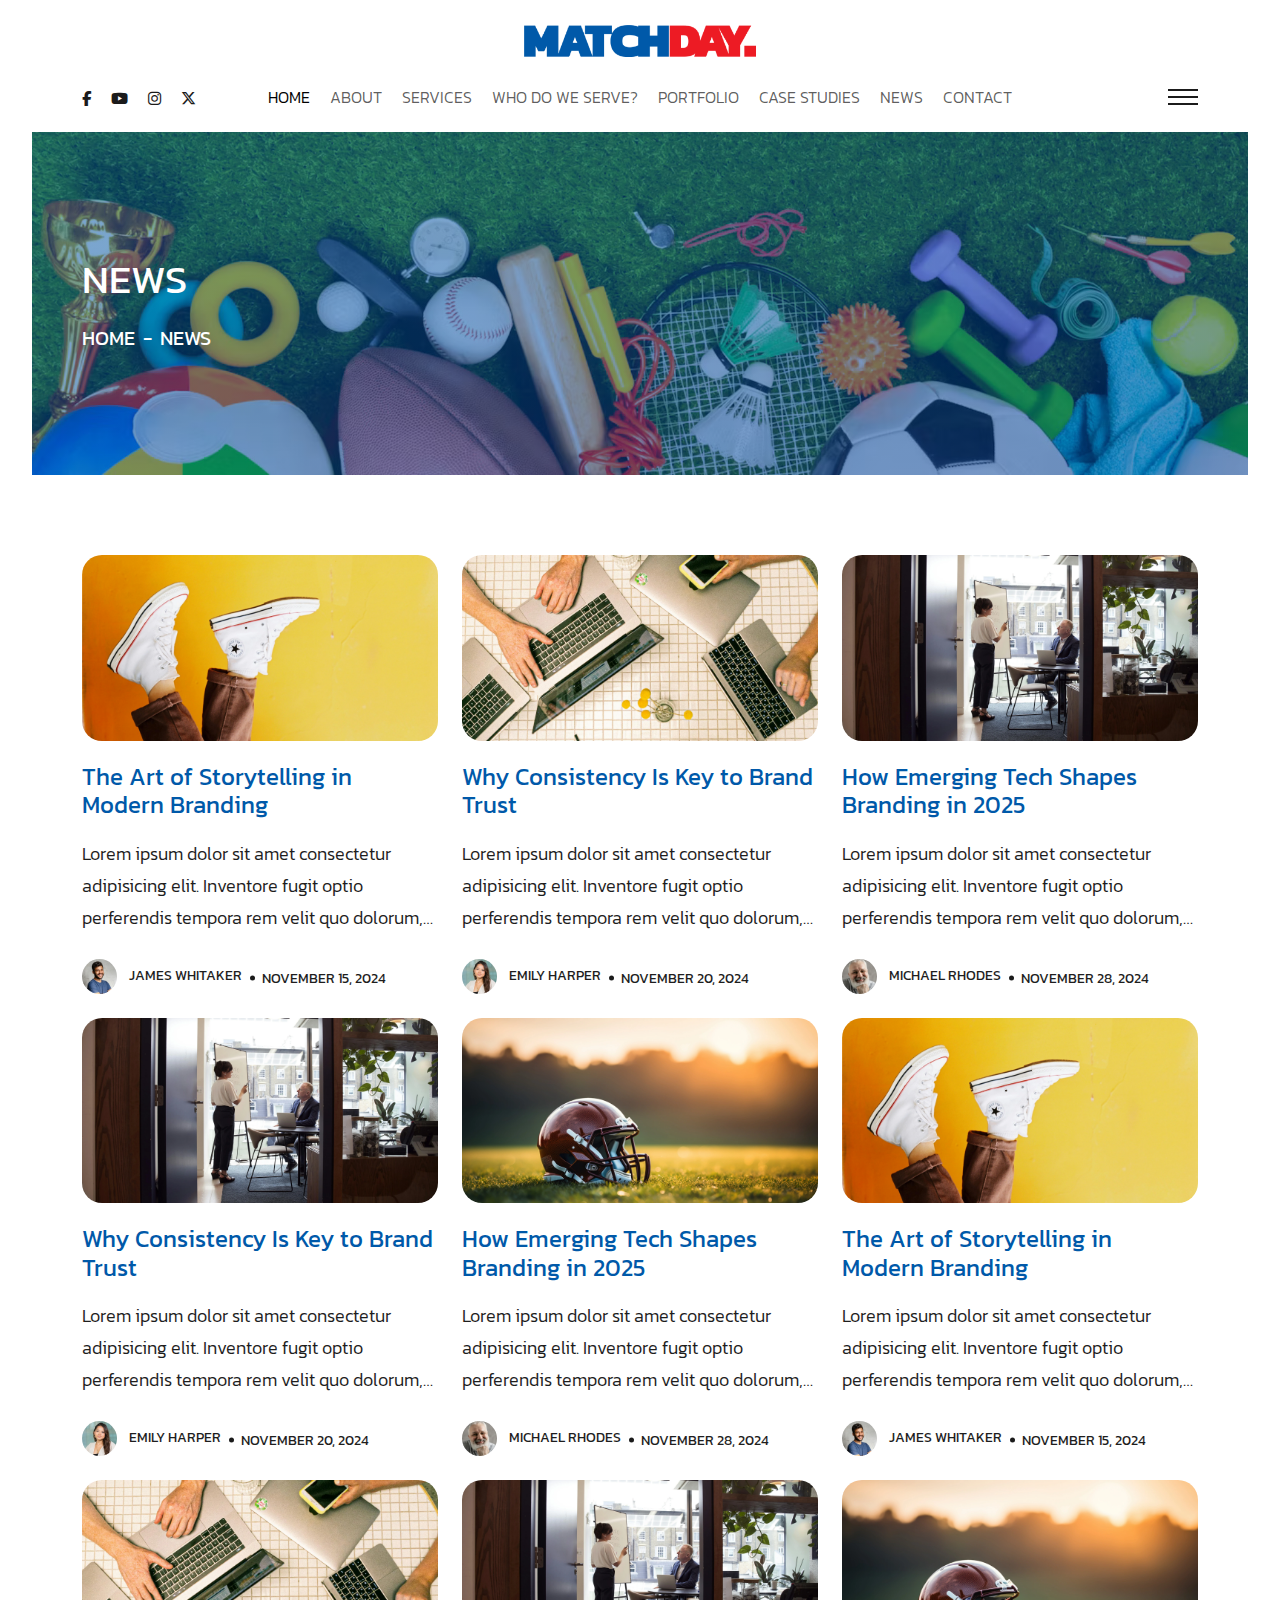
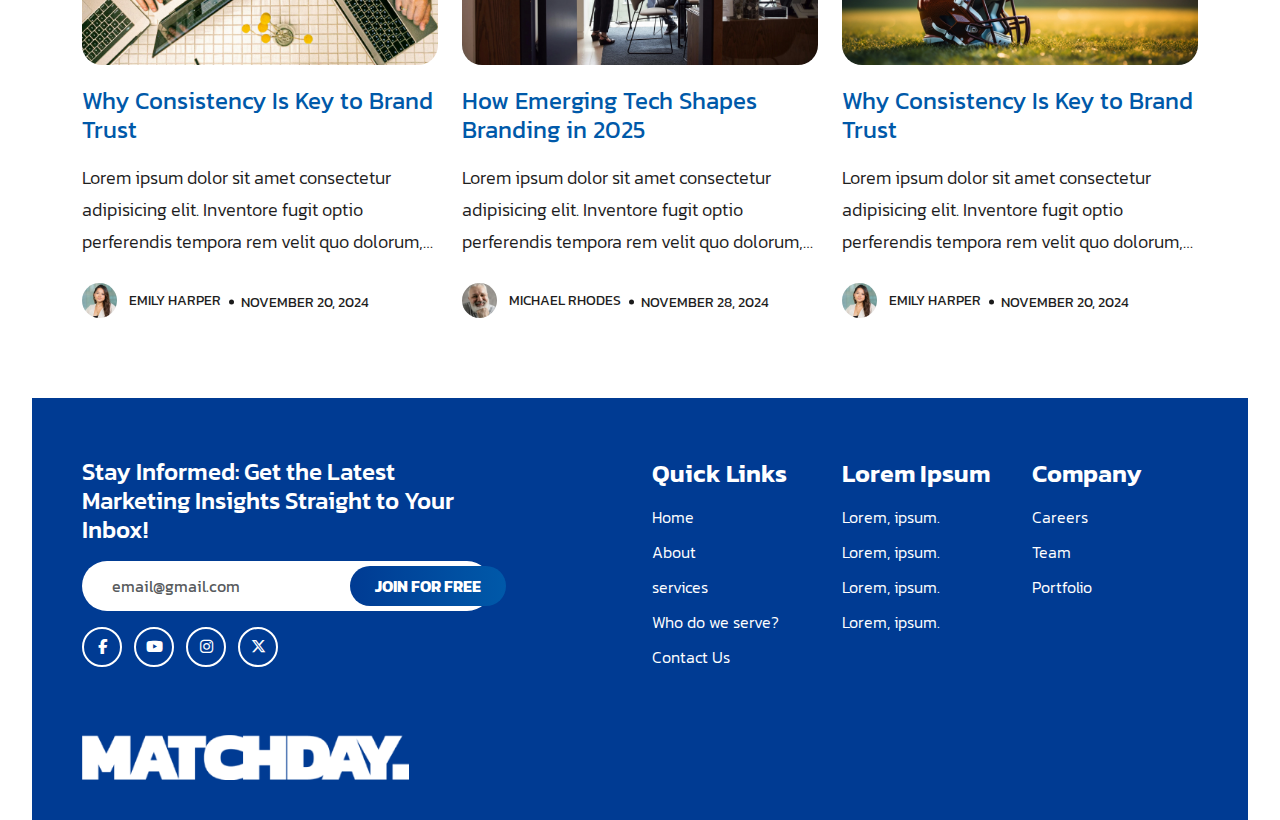
<file: news.html>
<!Doctype html>
<html lang="en">

<head>
  <meta charset="utf-8">
  <meta name="viewport" content="width=device-width, initial-scale=1, shrink-to-fit=no">
  <link rel="icon" type="image/x-icon" href="./assets/images/favicon.ico">
  <link rel="stylesheet" href="./assets/css/bootstrap.min.css">
  <link rel="stylesheet" href="./assets/css/magnific-popup.min.css">
  <link rel="stylesheet" href="./assets/css/swiper-bundle.min.css">
  <link rel="stylesheet" href="https://cdnjs.cloudflare.com/ajax/libs/font-awesome/6.5.2/css/all.min.css">
  <link rel="stylesheet" href="./assets/css/fancybox.min.css">

  <link rel="stylesheet" href="./assets/css/custom.css">
  <link rel="stylesheet" href="./assets/css/responsive.css">
  <title>News - Matchday</title>
</head>

<body>
  <header class="asb19__header">
    <div class="asb19__header--wrap">
      <div class="container">
        <div class="row">
          <div class="col-lg-12">
            <nav class="navbar asb19__header--nav p-0" aria-label="Offcanvas navbar large">
              <a class="navbar-brand" href="index.html">
                <img class="asb19__logo" src="./assets/images/logo.png" height="32" width="232" alt="Matchday">
              </a>
              <ul class="asb19__header--socials">
                <li>
                  <a href="javascript:void(0)"><i class="fa-brands fa-facebook-f"></i></a>
                </li>
                <li>
                  <a href="javascript:void(0)"><i class="fa-brands fa-youtube"></i></a>
                </li>
                <li>
                  <a href="javascript:void(0)"><i class="fa-brands fa-instagram"></i></a>
                </li>
                <li>
                  <a href="javascript:void(0)"><i class="fa-brands fa-x-twitter"></i></a>
                </li>
              </ul>
              <div class="asb19__header--expanded">
                <ul class="navbar-nav">
                  <li class="nav-item">
                    <a class="nav-link active" aria-current="page" href="index.html">Home</a>
                  </li>
                  <li class="nav-item">
                    <a class="nav-link" href="about.html">About</a>
                  </li>
                  <li class="nav-item">
                    <a class="nav-link" href="services.html">Services</a>
                  </li>
                  <li class="nav-item">
                    <a class="nav-link" href="we-serve.html">Who do we serve?</a>
                  </li>
                  <li class="nav-item">
                    <a class="nav-link" href="#">Portfolio</a>
                  </li>
                  <li class="nav-item">
                    <a class="nav-link" href="#">Case studies</a>
                  </li>
                  <li class="nav-item">
                    <a class="nav-link" href="news.html">News</a>
                  </li>
                  <li class="nav-item">
                    <a class="nav-link" href="contact.html">Contact</a>
                  </li>
                </ul>

              </div>
              <div class="asb19__header--hamburger">
                <button class="navbar-toggler collapsed" type="button" data-bs-toggle="offcanvas"
                  data-bs-target="#offcanvasNavbar2" aria-controls="offcanvasNavbar2">
                  <span class="sr-only">Toggle navigation</span>
                  <span class="icon-bar"></span>
                  <span class="icon-bar"></span>
                  <span class="icon-bar"></span>
                </button>
              </div>
              <div class="offcanvas offcanvas-end asb19__header--offcanvas" tabindex="-1" id="offcanvasNavbar2"
                aria-labelledby="offcanvasNavbar2Label">
                <div class="offcanvas-header">
                  <h5 class="offcanvas-title" id="offcanvasNavbar2Label">Offcanvas</h5>
                  <button type="button" class="btn-close btn-close-white" data-bs-dismiss="offcanvas"
                    aria-label="Close"></button>
                </div>
                <div class="offcanvas-body">
                  
                  <ul class="navbar-nav justify-content-end flex-grow-1">
                    <li class="nav-item active">
                      <a class="nav-link" href="#">Home</a>
                    </li>
                    <li class="nav-item dropdown">
                      <a class="nav-link dropdown-toggle" href="#" role="button" data-bs-toggle="dropdown"
                        aria-expanded="false">
                        About Us
                      </a>
                      <ul class="dropdown-menu">
                        <li><a class="dropdown-item" href="#">Our Process</a></li>
                        <li><a class="dropdown-item" href="#">Meet the Team</a></li>
                        <li><a class="dropdown-item" href="#">Awards & Recognition</a></li>
                      </ul>
                    </li>
                    <li class="nav-item dropdown">
                      <a class="nav-link dropdown-toggle" href="#" role="button" data-bs-toggle="dropdown"
                        aria-expanded="false">
                        Services
                      </a>
                      <ul class="dropdown-menu">
                        <li><a class="dropdown-item" href="#">Buyers Agency</a></li>
                        <li><a class="dropdown-item" href="#">Property Management</a></li>
                        <li><a class="dropdown-item" href="#">Rental Appraisal</a></li>
                        <li><a class="dropdown-item" href="#">Investment Strategy</a></li>
                      </ul>
                    </li>
                    <li class="nav-item dropdown">
                      <a class="nav-link dropdown-toggle" href="#" role="button" data-bs-toggle="dropdown"
                        aria-expanded="false">
                        Properties
                      </a>
                      <ul class="dropdown-menu">
                        <li><a class="dropdown-item" href="#">Buy</a></li>
                        <li><a class="dropdown-item" href="#">Rent</a></li>
                        <li><a class="dropdown-item" href="#">Recent Sales</a></li>
                      </ul>
                    </li>
                    <li class="nav-item">
                      <a class="nav-link" href="#">Blog</a>
                    </li>
                    <li class="nav-item">
                      <a class="nav-link" href="#">Testimonials</a>
                    </li>
                    <li class="nav-item dropdown">
                      <a class="nav-link dropdown-toggle" href="#" role="button" data-bs-toggle="dropdown"
                        aria-expanded="false">
                        Contact Us
                      </a>
                      <ul class="dropdown-menu">
                        <li><a class="dropdown-item" href="#">Book a Strategy Meeting</a></li>
                        <li><a class="dropdown-item" href="#">Get In Touch</a></li>
                        <li><a class="dropdown-item" href="#">FAQs</a></li>
                      </ul>
                    </li>
                  </ul>
                </div>
              </div>
            </nav>
          </div>
        </div>
      </div>
    </div>
  </header>
  <section class="asb19__hero--inner">
    <div class="asb19__bgImg asb19__overlay">
      <img src="./assets/images/inner-banner-1920x540.jpg" alt="...">
    </div>
    <div class="asb19__main--absolute asb19__bg--colored">
      <div class="container">
        <div class="row">
          <div class="col-lg-7">
            <div class="asb19__main--widget mb-0">
              <div class="asb19__page--title">
                <h1>News</h1>
              </div>
              <div class="asb19__breadcrumb">
                <nav aria-label="breadcrumb">
                  <ol class="breadcrumb">
                    <li class="breadcrumb-item"><a href="#">Home</a></li>
                    <li class="breadcrumb-item active" aria-current="page">News</li>
                  </ol>
                </nav>
              </div>
            </div>
          </div>
        </div>
      </div>
    </div>
  </section>
  <section class="asb19__news--inner asb19__py">
    <div class="container">
      <div class="row gy-4">
        <div class="col-lg-4">
          <div class="asb19__news--single">
            <div class="asb19__news--media">
              <a href="#">
                <img src="./assets/images/news-page-img-1.webp" alt="...">
              </a>
            </div>
            <div class="asb19__news--title">
              <a href="#">
                <h4>The Art of Storytelling in Modern Branding</h4>
              </a>
            </div>
            <div class="asb19__news--desc asb19__content">
              <p>Lorem ipsum dolor sit amet consectetur adipisicing elit. Inventore fugit optio perferendis tempora rem velit quo dolorum, maiores quod at obcaecati repellat tenetur iste recusandae modi expedita. Ipsum, quis dolorum.</p>
            </div>
            <div class="asb19__news--meta">
              <ul>
                <li class="asb19__news--author">
                  <div class="asb19__news--author-img">
                    <img src="./assets/images/news-author-1.webp" alt="...">
                  </div>
                  <div class="asb19__news--author-title">
                    <h5>James Whitaker</h5>
                  </div>
                </li>
                <li class="asb19__news--date">
                  <time datetime="">November 15, 2024</time>
                </li>
              </ul>
            </div>
          </div>
        </div>
        <div class="col-lg-4">
          <div class="asb19__news--single">
            <div class="asb19__news--media">
              <a href="#">
                <img src="./assets/images/news-page-img-2.webp" alt="...">
              </a>
            </div>
            <div class="asb19__news--title">
              <a href="#">
                <h4>Why Consistency Is Key to Brand Trust</h4>
              </a>
            </div>
            <div class="asb19__news--desc asb19__content">
              <p>Lorem ipsum dolor sit amet consectetur adipisicing elit. Inventore fugit optio perferendis tempora rem velit quo dolorum, maiores quod at obcaecati repellat tenetur iste recusandae modi expedita. Ipsum, quis dolorum.</p>
            </div>
            <div class="asb19__news--meta">
              <ul>
                <li class="asb19__news--author">
                  <div class="asb19__news--author-img">
                    <img src="./assets/images/news-author-3.webp" alt="...">
                  </div>
                  <div class="asb19__news--author-title">
                    <h5>Emily Harper</h5>
                  </div>
                </li>
                <li class="asb19__news--date">
                  <time datetime="">November 20, 2024</time>
                </li>
              </ul>
            </div>
          </div>
        </div>
        <div class="col-lg-4">
          <div class="asb19__news--single">
            <div class="asb19__news--media">
              <a href="#">
                <img src="./assets/images/news-page-img-3.webp" alt="...">
              </a>
            </div>
            <div class="asb19__news--title">
              <a href="#">
                <h4>How Emerging Tech Shapes Branding in 2025</h4>
              </a>
            </div>
            <div class="asb19__news--desc asb19__content">
              <p>Lorem ipsum dolor sit amet consectetur adipisicing elit. Inventore fugit optio perferendis tempora rem velit quo dolorum, maiores quod at obcaecati repellat tenetur iste recusandae modi expedita. Ipsum, quis dolorum.</p>
            </div>
            <div class="asb19__news--meta">
              <ul>
                <li class="asb19__news--author">
                  <div class="asb19__news--author-img">
                    <img src="./assets/images/news-author-2.webp" alt="...">
                  </div>
                  <div class="asb19__news--author-title">
                    <h5>Michael Rhodes</h5>
                  </div>
                </li>
                <li class="asb19__news--date">
                  <time datetime="">November 28, 2024</time>
                </li>
              </ul>
            </div>
          </div>
        </div>
        <div class="col-lg-4">
          <div class="asb19__news--single">
            <div class="asb19__news--media">
              <a href="#">
                <img src="./assets/images/news-page-img-3.webp" alt="...">
              </a>
            </div>
            <div class="asb19__news--title">
              <a href="#">
                <h4>Why Consistency Is Key to Brand Trust</h4>
              </a>
            </div>
            <div class="asb19__news--desc asb19__content">
              <p>Lorem ipsum dolor sit amet consectetur adipisicing elit. Inventore fugit optio perferendis tempora rem velit quo dolorum, maiores quod at obcaecati repellat tenetur iste recusandae modi expedita. Ipsum, quis dolorum.</p>
            </div>
            <div class="asb19__news--meta">
              <ul>
                <li class="asb19__news--author">
                  <div class="asb19__news--author-img">
                    <img src="./assets/images/news-author-3.webp" alt="...">
                  </div>
                  <div class="asb19__news--author-title">
                    <h5>Emily Harper</h5>
                  </div>
                </li>
                <li class="asb19__news--date">
                  <time datetime="">November 20, 2024</time>
                </li>
              </ul>
            </div>
          </div>
        </div>
        <div class="col-lg-4">
          <div class="asb19__news--single">
            <div class="asb19__news--media">
              <a href="#">
                <img src="./assets/images/news-page-img-4.webp" alt="...">
              </a>
            </div>
            <div class="asb19__news--title">
              <a href="#">
                <h4>How Emerging Tech Shapes Branding in 2025</h4>
              </a>
            </div>
            <div class="asb19__news--desc asb19__content">
              <p>Lorem ipsum dolor sit amet consectetur adipisicing elit. Inventore fugit optio perferendis tempora rem velit quo dolorum, maiores quod at obcaecati repellat tenetur iste recusandae modi expedita. Ipsum, quis dolorum.</p>
            </div>
            <div class="asb19__news--meta">
              <ul>
                <li class="asb19__news--author">
                  <div class="asb19__news--author-img">
                    <img src="./assets/images/news-author-2.webp" alt="...">
                  </div>
                  <div class="asb19__news--author-title">
                    <h5>Michael Rhodes</h5>
                  </div>
                </li>
                <li class="asb19__news--date">
                  <time datetime="">November 28, 2024</time>
                </li>
              </ul>
            </div>
          </div>
        </div>
        <div class="col-lg-4">
          <div class="asb19__news--single">
            <div class="asb19__news--media">
              <a href="#">
                <img src="./assets/images/news-page-img-1.webp" alt="...">
              </a>
            </div>
            <div class="asb19__news--title">
              <a href="#">
                <h4>The Art of Storytelling in Modern Branding</h4>
              </a>
            </div>
            <div class="asb19__news--desc asb19__content">
              <p>Lorem ipsum dolor sit amet consectetur adipisicing elit. Inventore fugit optio perferendis tempora rem velit quo dolorum, maiores quod at obcaecati repellat tenetur iste recusandae modi expedita. Ipsum, quis dolorum.</p>
            </div>
            <div class="asb19__news--meta">
              <ul>
                <li class="asb19__news--author">
                  <div class="asb19__news--author-img">
                    <img src="./assets/images/news-author-1.webp" alt="...">
                  </div>
                  <div class="asb19__news--author-title">
                    <h5>James Whitaker</h5>
                  </div>
                </li>
                <li class="asb19__news--date">
                  <time datetime="">November 15, 2024</time>
                </li>
              </ul>
            </div>
          </div>
        </div>
        <div class="col-lg-4">
          <div class="asb19__news--single">
            <div class="asb19__news--media">
              <a href="#">
                <img src="./assets/images/news-page-img-2.webp" alt="...">
              </a>
            </div>
            <div class="asb19__news--title">
              <a href="#">
                <h4>Why Consistency Is Key to Brand Trust</h4>
              </a>
            </div>
            <div class="asb19__news--desc asb19__content">
              <p>Lorem ipsum dolor sit amet consectetur adipisicing elit. Inventore fugit optio perferendis tempora rem velit quo dolorum, maiores quod at obcaecati repellat tenetur iste recusandae modi expedita. Ipsum, quis dolorum.</p>
            </div>
            <div class="asb19__news--meta">
              <ul>
                <li class="asb19__news--author">
                  <div class="asb19__news--author-img">
                    <img src="./assets/images/news-author-3.webp" alt="...">
                  </div>
                  <div class="asb19__news--author-title">
                    <h5>Emily Harper</h5>
                  </div>
                </li>
                <li class="asb19__news--date">
                  <time datetime="">November 20, 2024</time>
                </li>
              </ul>
            </div>
          </div>
        </div>
        <div class="col-lg-4">
          <div class="asb19__news--single">
            <div class="asb19__news--media">
              <a href="#">
                <img src="./assets/images/news-page-img-3.webp" alt="...">
              </a>
            </div>
            <div class="asb19__news--title">
              <a href="#">
                <h4>How Emerging Tech Shapes Branding in 2025</h4>
              </a>
            </div>
            <div class="asb19__news--desc asb19__content">
              <p>Lorem ipsum dolor sit amet consectetur adipisicing elit. Inventore fugit optio perferendis tempora rem velit quo dolorum, maiores quod at obcaecati repellat tenetur iste recusandae modi expedita. Ipsum, quis dolorum.</p>
            </div>
            <div class="asb19__news--meta">
              <ul>
                <li class="asb19__news--author">
                  <div class="asb19__news--author-img">
                    <img src="./assets/images/news-author-2.webp" alt="...">
                  </div>
                  <div class="asb19__news--author-title">
                    <h5>Michael Rhodes</h5>
                  </div>
                </li>
                <li class="asb19__news--date">
                  <time datetime="">November 28, 2024</time>
                </li>
              </ul>
            </div>
          </div>
        </div>
        <div class="col-lg-4">
          <div class="asb19__news--single">
            <div class="asb19__news--media">
              <a href="#">
                <img src="./assets/images/news-page-img-4.webp" alt="...">
              </a>
            </div>
            <div class="asb19__news--title">
              <a href="#">
                <h4>Why Consistency Is Key to Brand Trust</h4>
              </a>
            </div>
            <div class="asb19__news--desc asb19__content">
              <p>Lorem ipsum dolor sit amet consectetur adipisicing elit. Inventore fugit optio perferendis tempora rem velit quo dolorum, maiores quod at obcaecati repellat tenetur iste recusandae modi expedita. Ipsum, quis dolorum.</p>
            </div>
            <div class="asb19__news--meta">
              <ul>
                <li class="asb19__news--author">
                  <div class="asb19__news--author-img">
                    <img src="./assets/images/news-author-3.webp" alt="...">
                  </div>
                  <div class="asb19__news--author-title">
                    <h5>Emily Harper</h5>
                  </div>
                </li>
                <li class="asb19__news--date">
                  <time datetime="">November 20, 2024</time>
                </li>
              </ul>
            </div>
          </div>
        </div>
      </div>
    </div>
  </section>
  <footer class="asb19__footer asb19__bg--blue">
    <div class="asb19__footer--middle">
      <div class="container">
        <div class="row">
          <div class="col-lg-6">
            <div class="asb19__footer--widget w-75">
              <div class="asb19__footer--content mb-3">
                <h4>Stay Informed: Get the Latest Marketing Insights Straight to Your Inbox!</h4>
              </div>
              <div class="asb19__newsletter">
                <form>
                  <div class="row g-0">
                    <div class="col-8">
                      <div class="form-group">
                        <input class="form-control" type="email" placeholder="email@gmail.com">
                      </div>
                    </div>
                    <div class="col-4">
                      <div class="form-group form-button">
                        <input class="asb19__btn asb19__btn--fill asb19__btn--small" type="button" value="Join for free">
                      </div>
                    </div>
                  </div>
                </form>
              </div>
              <ul class="asb19__footer--socials mt-3">
                <li>
                  <a href="javascript:void(0)"><i class="fa-brands fa-facebook-f"></i></a>
                </li>
                <li>
                  <a href="javascript:void(0)"><i class="fa-brands fa-youtube"></i></a>
                </li>
                <li>
                  <a href="javascript:void(0)"><i class="fa-brands fa-instagram"></i></a>
                </li>
                <li>
                  <a href="javascript:void(0)"><i class="fa-brands fa-x-twitter"></i></a>
                </li>
              </ul>
            </div>
          </div>
          <div class="col-lg-2">
            <div class="asb19__footer--widget">
              <div class="asb19__footer--title">
                <h5>Quick Links</h5>
              </div>
              <ul class="asb19__footer--nav">
                <li>
                  <a href="javascript:void(0)">Home</a>
                </li>
                <li>
                  <a href="javascript:void(0)">About</a>
                </li>
                <li>
                  <a href="javascript:void(0)">services</a>
                </li>
                <li>
                  <a href="javascript:void(0)">Who do we serve?</a>
                </li>
                <li>
                  <a href="javascript:void(0)">Contact Us</a>
                </li>
              </ul>
            </div>
          </div>
          <div class="col-lg-2">
            <div class="asb19__footer--widget">
              <div class="asb19__footer--title">
                <h5>Lorem Ipsum</h5>
              </div>
              <ul class="asb19__footer--nav">
                <li>
                  <a class="asb19__footer--nav-link" href="javascript:void(0)">Lorem, ipsum.</a>
                </li>
                <li>
                  <a class="asb19__footer--nav-link" href="javascript:void(0)">Lorem, ipsum.</a>
                </li>
                <li>
                  <a class="asb19__footer--nav-link" href="javascript:void(0)">Lorem, ipsum.</a>
                </li>
                <li>
                  <a class="asb19__footer--nav-link" href="javascript:void(0)">Lorem, ipsum.</a>
                </li>
              </ul>
            </div>
          </div>
          <div class="col-lg-2">
            <div class="asb19__footer--widget">
              <div class="asb19__footer--title">
                <h5>Company</h5>
              </div>
              <ul class="asb19__footer--nav">
                <li>
                  <a class="asb19__footer--nav-link" href="javascript:void(0)">Careers</a>
                </li>
                <li>
                  <a class="asb19__footer--nav-link" href="javascript:void(0)">Team</a>
                </li>
                <li>
                  <a class="asb19__footer--nav-link" href="javascript:void(0)">Portfolio</a>
                </li>
              </ul>
            </div>
          </div>
        </div>
      </div>
    </div>
    <div class="asb19__footer--bottom">
      <div class="container">
        <div class="row align-items-center">
          <div class="col-lg-6">
            <div class="asb19__footer--widget">
              <div class="asb19__footer--logo">
                <img src="./assets/images/logo-w.png" alt="...">
              </div>
            </div>
          </div>
          <!-- <div class="col-lg-6">
            <div class="asb19__footer--widget">
              <div class="asb19__footer--copy">
                <p>Copyright © 2024 | Agatha SB</p>
              </div>
            </div>
          </div> -->
        </div>
      </div>
    </div>
  </footer>

  <script src="./assets/js/jquery.min.js"></script>
  <script src="./assets/js/bootstrap.bundle.min.js"></script>
  <script src="./assets/js/magnific-popup.min.js"></script>
  <script src="./assets/js/swiper-bundle.min.js"></script>
  <script src="./assets/js/fancybox.umd.js"></script>
  <script src="./assets/js/custom.js"></script>
</body>

</html>
</file>
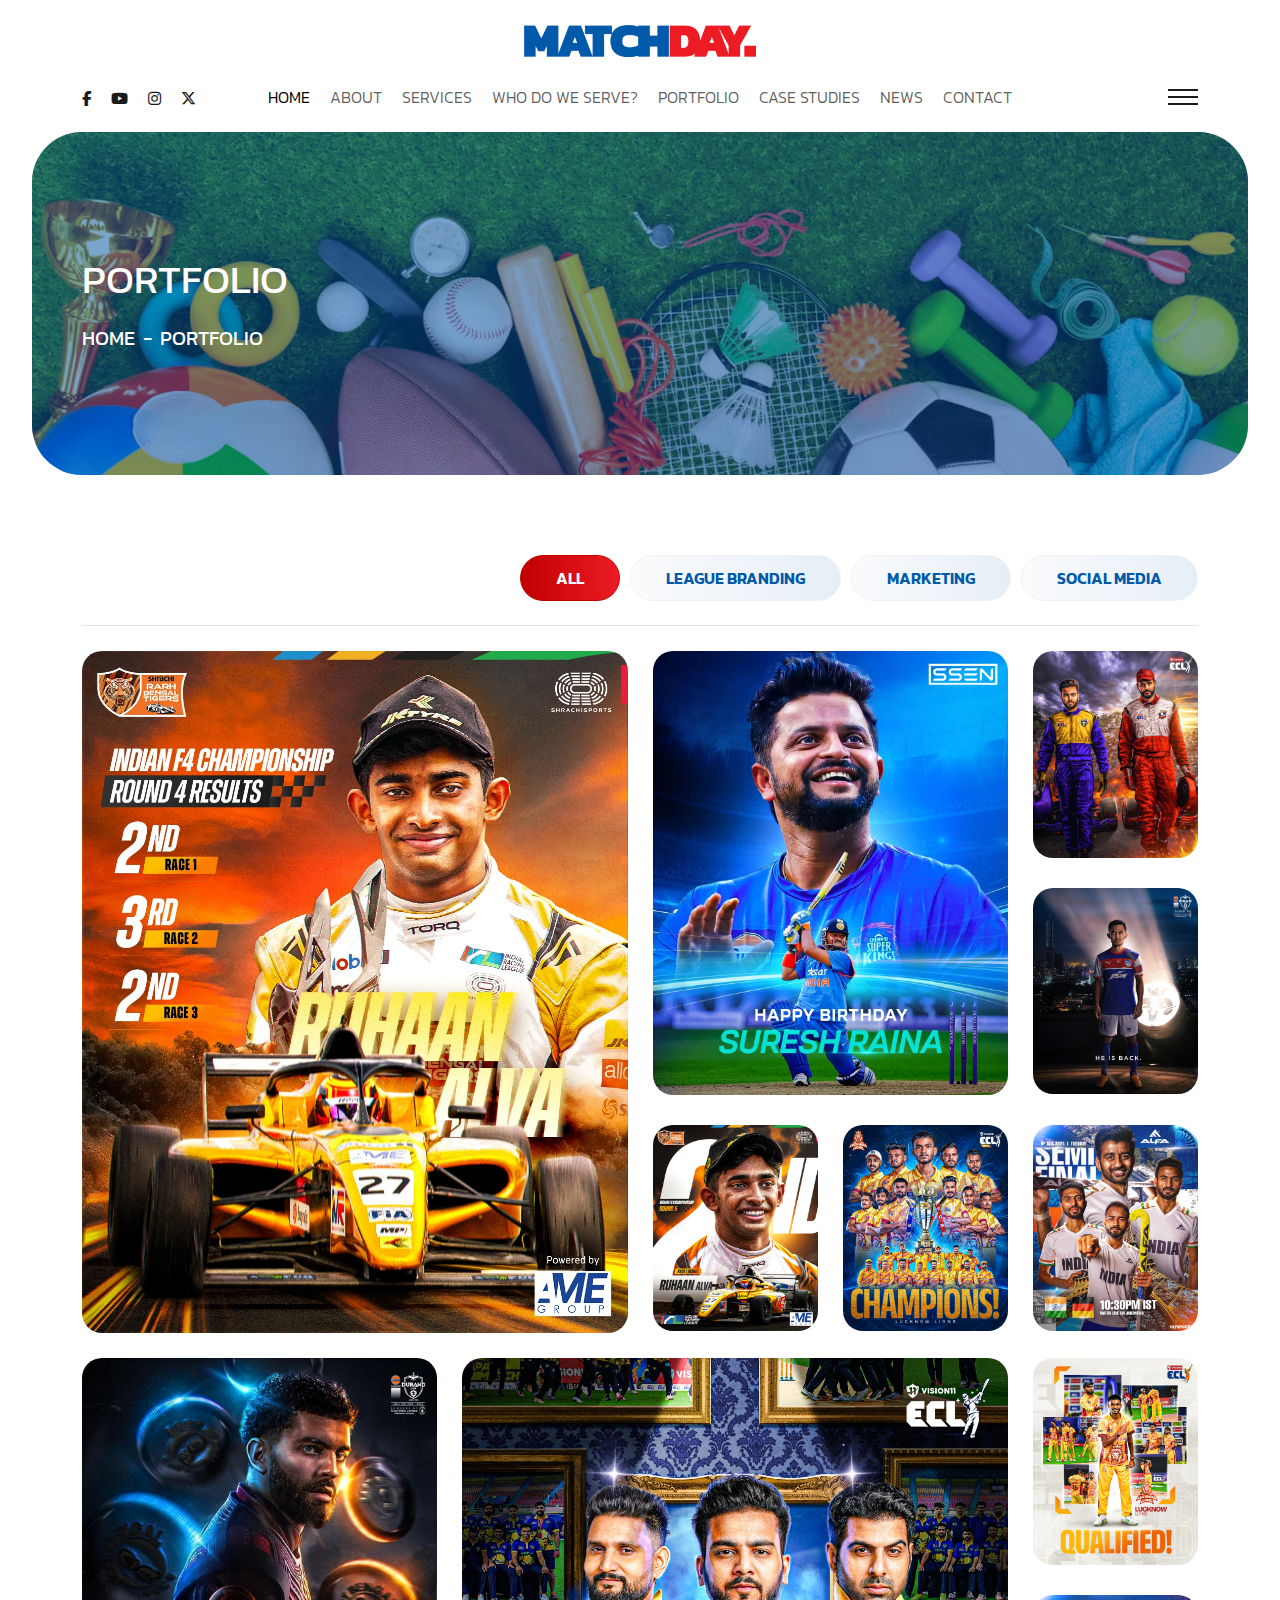
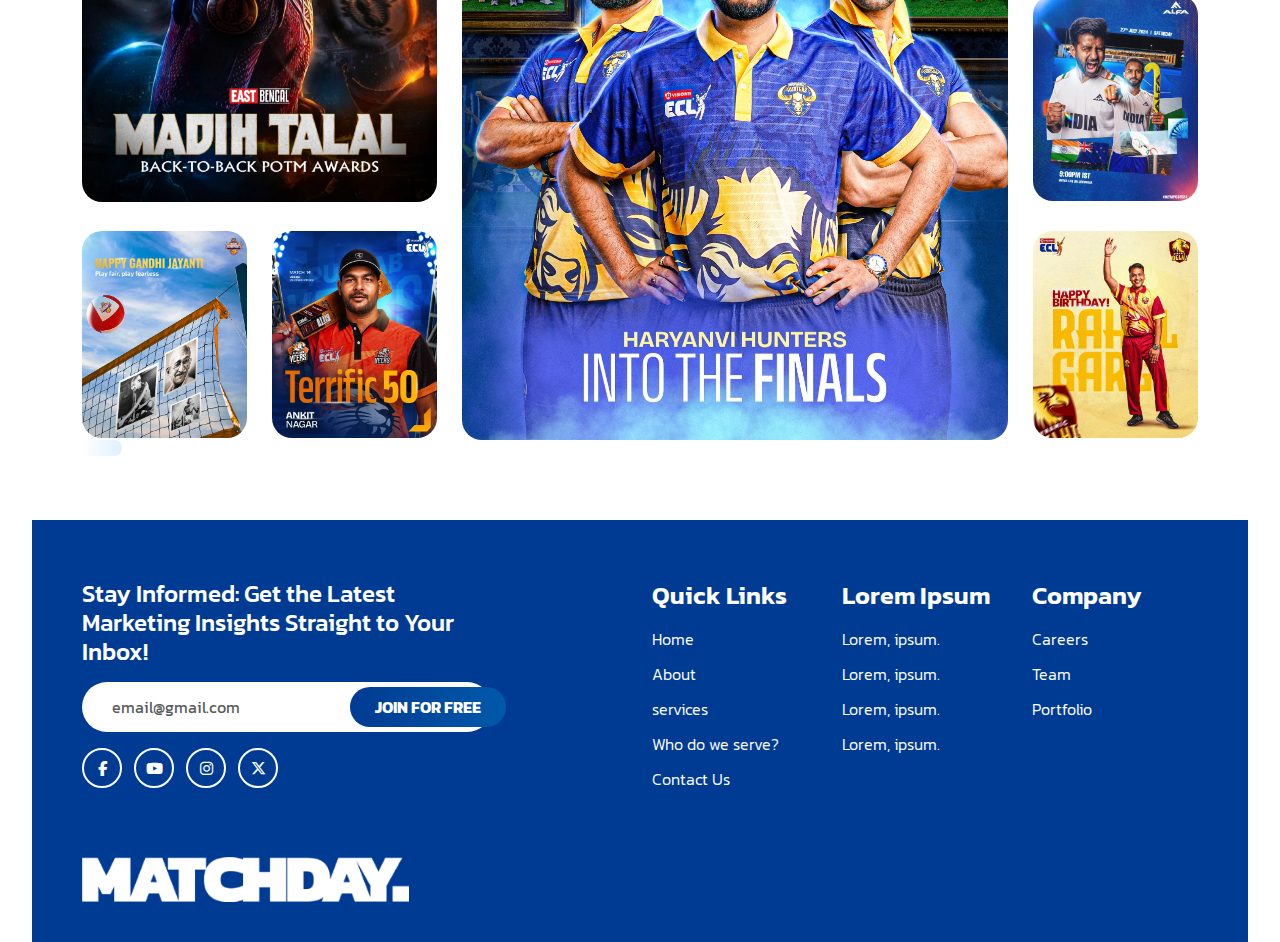
<file: portfolio.html>
<!Doctype html>
<html lang="en">

<head>
  <meta charset="utf-8">
  <meta name="viewport" content="width=device-width, initial-scale=1, shrink-to-fit=no">
  <link rel="icon" type="image/x-icon" href="./assets/images/favicon.ico">
  <link rel="stylesheet" href="./assets/css/bootstrap.min.css">
  <link rel="stylesheet" href="./assets/css/magnific-popup.min.css">
  <link rel="stylesheet" href="./assets/css/swiper-bundle.min.css">
  <link rel="stylesheet" href="https://cdnjs.cloudflare.com/ajax/libs/font-awesome/6.5.2/css/all.min.css">
  <link rel="stylesheet" href="./assets/css/fancybox.min.css">

  <link rel="stylesheet" href="./assets/css/custom.css">
  <link rel="stylesheet" href="./assets/css/responsive.css">
  <title>Portfolio - Matchday</title>
</head>

<body>

  <header class="asb19__header">
    <div class="asb19__header--wrap">
      <div class="container">
        <div class="row">
          <div class="col-lg-12">
            <nav class="navbar asb19__header--nav p-0" aria-label="Offcanvas navbar large">
              <a class="navbar-brand" href="#">
                <img class="asb19__logo" src="./assets/images/logo.png" height="32" width="232" alt="Matchday">
              </a>
              <ul class="asb19__header--socials">
                <li>
                  <a href="javascript:void(0)"><i class="fa-brands fa-facebook-f"></i></a>
                </li>
                <li>
                  <a href="javascript:void(0)"><i class="fa-brands fa-youtube"></i></a>
                </li>
                <li>
                  <a href="javascript:void(0)"><i class="fa-brands fa-instagram"></i></a>
                </li>
                <li>
                  <a href="javascript:void(0)"><i class="fa-brands fa-x-twitter"></i></a>
                </li>
              </ul>
              <div class="asb19__header--expanded">
                <ul class="navbar-nav">
                  <li class="nav-item">
                    <a class="nav-link active" aria-current="page" href="#">Home</a>
                  </li>
                  <li class="nav-item">
                    <a class="nav-link" href="#">About</a>
                  </li>
                  <li class="nav-item">
                    <a class="nav-link" href="#">Services</a>
                  </li>
                  <li class="nav-item">
                    <a class="nav-link" href="#">Who do we serve?</a>
                  </li>
                  <li class="nav-item">
                    <a class="nav-link" href="#">Portfolio</a>
                  </li>
                  <li class="nav-item">
                    <a class="nav-link" href="#">Case studies</a>
                  </li>
                  <li class="nav-item">
                    <a class="nav-link" href="#">News</a>
                  </li>
                  <li class="nav-item">
                    <a class="nav-link" href="#">Contact</a>
                  </li>
                </ul>

              </div>
              <div class="asb19__header--hamburger">
                <button class="navbar-toggler collapsed" type="button" data-bs-toggle="offcanvas"
                  data-bs-target="#offcanvasNavbar2" aria-controls="offcanvasNavbar2">
                  <span class="sr-only">Toggle navigation</span>
                  <span class="icon-bar"></span>
                  <span class="icon-bar"></span>
                  <span class="icon-bar"></span>
                </button>
              </div>
              <div class="offcanvas offcanvas-end asb19__header--offcanvas" tabindex="-1" id="offcanvasNavbar2"
                aria-labelledby="offcanvasNavbar2Label">
                <div class="offcanvas-header">
                  <h5 class="offcanvas-title" id="offcanvasNavbar2Label">Offcanvas</h5>
                  <button type="button" class="btn-close btn-close-white" data-bs-dismiss="offcanvas"
                    aria-label="Close"></button>
                </div>
                <div class="offcanvas-body">
                  
                  <ul class="navbar-nav justify-content-end flex-grow-1">
                    <li class="nav-item active">
                      <a class="nav-link" href="#">Home</a>
                    </li>
                    <li class="nav-item dropdown">
                      <a class="nav-link dropdown-toggle" href="#" role="button" data-bs-toggle="dropdown"
                        aria-expanded="false">
                        About Us
                      </a>
                      <ul class="dropdown-menu">
                        <li><a class="dropdown-item" href="#">Our Process</a></li>
                        <li><a class="dropdown-item" href="#">Meet the Team</a></li>
                        <li><a class="dropdown-item" href="#">Awards & Recognition</a></li>
                      </ul>
                    </li>
                    <li class="nav-item dropdown">
                      <a class="nav-link dropdown-toggle" href="#" role="button" data-bs-toggle="dropdown"
                        aria-expanded="false">
                        Services
                      </a>
                      <ul class="dropdown-menu">
                        <li><a class="dropdown-item" href="#">Buyers Agency</a></li>
                        <li><a class="dropdown-item" href="#">Property Management</a></li>
                        <li><a class="dropdown-item" href="#">Rental Appraisal</a></li>
                        <li><a class="dropdown-item" href="#">Investment Strategy</a></li>
                      </ul>
                    </li>
                    <li class="nav-item dropdown">
                      <a class="nav-link dropdown-toggle" href="#" role="button" data-bs-toggle="dropdown"
                        aria-expanded="false">
                        Properties
                      </a>
                      <ul class="dropdown-menu">
                        <li><a class="dropdown-item" href="#">Buy</a></li>
                        <li><a class="dropdown-item" href="#">Rent</a></li>
                        <li><a class="dropdown-item" href="#">Recent Sales</a></li>
                      </ul>
                    </li>
                    <li class="nav-item">
                      <a class="nav-link" href="#">Blog</a>
                    </li>
                    <li class="nav-item">
                      <a class="nav-link" href="#">Testimonials</a>
                    </li>
                    <li class="nav-item dropdown">
                      <a class="nav-link dropdown-toggle" href="#" role="button" data-bs-toggle="dropdown"
                        aria-expanded="false">
                        Contact Us
                      </a>
                      <ul class="dropdown-menu">
                        <li><a class="dropdown-item" href="#">Book a Strategy Meeting</a></li>
                        <li><a class="dropdown-item" href="#">Get In Touch</a></li>
                        <li><a class="dropdown-item" href="#">FAQs</a></li>
                      </ul>
                    </li>
                  </ul>
                </div>
              </div>
            </nav>
          </div>
        </div>
      </div>
    </div>
  </header>
  <section class="asb19__hero--inner asb19__border--radius50">
    <div class="asb19__bgImg asb19__overlay">
      <img src="./assets/images/inner-banner-1920x540.jpg" alt="...">
    </div>
    <div class="asb19__main--absolute asb19__bg--colored">
      <div class="container">
        <div class="row">
          <div class="col-lg-7">
            <div class="asb19__main--widget mb-0">
              <div class="asb19__page--title">
                <h1>Portfolio</h1>
              </div>
              <div class="asb19__breadcrumb">
                <nav aria-label="breadcrumb">
                  <ol class="breadcrumb">
                    <li class="breadcrumb-item"><a href="#">Home</a></li>
                    <li class="breadcrumb-item active" aria-current="page">Portfolio</li>
                  </ol>
                </nav>
              </div>
            </div>
          </div>
        </div>
      </div>
    </div>
  </section>
  <section class="asb19__portfolio asb19__py">
    <div class="container">
      <div class="row">
        <div class="col-lg-12">
          <div class="asb19__portfolio--wrap">
            <ul class="nav nav-tabs" id="portfolioTab" role="tablist">
              <li class="nav-item" role="presentation">
                <a class="nav-link active" id="portfolio-tab-1" data-bs-toggle="tab" data-bs-target="#portfolio-tab-1-pane" type="button" role="tab" aria-controls="portfolio-tab-1-pane" aria-selected="true">All</a>
              </li>
              <li class="nav-item" role="presentation">
                <a class="nav-link" id="portfolio-tab-2" data-bs-toggle="tab" data-bs-target="#portfolio-tab-2-pane" type="button" role="tab" aria-controls="portfolio-tab-2-pane" aria-selected="false">League Branding</a>
              </li>
              <li class="nav-item" role="presentation">
                <a class="nav-link" id="portfolio-tab-3" data-bs-toggle="tab" data-bs-target="#portfolio-tab-3-pane" type="button" role="tab" aria-controls="portfolio-tab-3-pane" aria-selected="false">Marketing</a>
              </li>
              <li class="nav-item" role="presentation">
                <a class="nav-link" id="portfolio-tab-4" data-bs-toggle="tab" data-bs-target="#portfolio-tab-4-pane" type="button" role="tab" aria-controls="portfolio-tab-4-pane" aria-selected="false">Social Media</a>
              </li>
            </ul>
            <div class="tab-content" id="portfolioTabContent">
              <div class="tab-pane fade show active" id="portfolio-tab-1-pane" role="tabpanel" aria-labelledby="portfolio-tab-1" tabindex="0">
                <div id="portfolioGrid" class="asb19__portfolio--grid">
                  <div class="asb19__portfolio--item" data-tooltip-text="Showcase title 1">
                    <a href="./assets/images/showcase-img-1.webp" data-fancybox="portfolioGallery">
                      <img src="./assets/images/showcase-img-1.webp" alt="...">
                    </a>
                  </div>
                  <div class="asb19__portfolio--item"  data-tooltip-text="Showcase title 2">
                    <a href="./assets/images/showcase-img-2.webp" data-fancybox="portfolioGallery">
                      <img src="./assets/images/showcase-img-2.webp" alt="...">
                    </a>
                  </div>
                  <div class="asb19__portfolio--item" data-tooltip-text="Showcase title 3">
                    <a href="./assets/images/showcase-img-3.webp" data-fancybox="portfolioGallery">
                      <img src="./assets/images/showcase-img-3.webp" alt="...">
                    </a>
                  </div>
                  <div class="asb19__portfolio--item">
                    <a href="./assets/images/showcase-img-4.webp" data-fancybox="portfolioGallery">
                      <img src="./assets/images/showcase-img-4.webp" alt="...">
                    </a>
                  </div>
                  <div class="asb19__portfolio--item">
                    <a href="./assets/images/showcase-img-5.webp" data-fancybox="portfolioGallery">
                      <img src="./assets/images/showcase-img-5.webp" alt="...">
                    </a>
                  </div>
                  <div class="asb19__portfolio--item">
                    <a href="./assets/images/showcase-img-6.webp" data-fancybox="portfolioGallery">
                      <img src="./assets/images/showcase-img-6.webp" alt="...">
                    </a>
                  </div>
                  <div class="asb19__portfolio--item">
                    <a href="./assets/images/showcase-img-7.webp" data-fancybox="portfolioGallery">
                      <img src="./assets/images/showcase-img-7.webp" alt="...">
                    </a>
                  </div>
                  <div class="asb19__portfolio--item">
                    <a href="./assets/images/showcase-img-8.webp" data-fancybox="portfolioGallery">
                      <img src="./assets/images/showcase-img-8.webp" alt="...">
                    </a>
                  </div>
                  <div class="asb19__portfolio--item">
                    <a href="./assets/images/showcase-img-9.webp" data-fancybox="portfolioGallery">
                      <img src="./assets/images/showcase-img-9.webp" alt="...">
                    </a>
                  </div>
                  <div class="asb19__portfolio--item">
                    <a href="./assets/images/showcase-img-10.webp" data-fancybox="portfolioGallery">
                      <img src="./assets/images/showcase-img-10.webp" alt="...">
                    </a>
                  </div>
                  <div class="asb19__portfolio--item">
                    <a href="./assets/images/showcase-img-11.webp" data-fancybox="portfolioGallery">
                      <img src="./assets/images/showcase-img-11.webp" alt="...">
                    </a>
                  </div>
                  <div class="asb19__portfolio--item">
                    <a href="./assets/images/showcase-img-12.webp" data-fancybox="portfolioGallery">
                      <img src="./assets/images/showcase-img-12.webp" alt="...">
                    </a>
                  </div>
                  <div class="asb19__portfolio--item">
                    <a href="./assets/images/showcase-img-13.webp" data-fancybox="portfolioGallery">
                      <img src="./assets/images/showcase-img-13.webp" alt="...">
                    </a>
                  </div>
                  <div class="asb19__portfolio--item">
                    <a href="./assets/images/showcase-img-14.webp" data-fancybox="portfolioGallery">
                      <img src="./assets/images/showcase-img-14.webp" alt="...">
                    </a>
                  </div>
                </div>
              </div>
              <div class="tab-pane fade" id="portfolio-tab-2-pane" role="tabpanel" aria-labelledby="portfolio-tab-2" tabindex="0">
                <div id="portfolioGrid" class="asb19__portfolio--grid">
                  <div class="asb19__portfolio--item">
                    <a href="./assets/images/showcase-img-15.webp" data-fancybox="portfolioGallery">
                      <img src="./assets/images/showcase-img-15.webp" alt="...">
                    </a>
                  </div>
                  <div class="asb19__portfolio--item">
                    <a href="./assets/images/showcase-img-16.webp" data-fancybox="portfolioGallery">
                      <img src="./assets/images/showcase-img-16.webp" alt="...">
                    </a>
                  </div>
                  <div class="asb19__portfolio--item">
                    <a href="./assets/images/showcase-img-17.webp" data-fancybox="portfolioGallery">
                      <img src="./assets/images/showcase-img-17.webp" alt="...">
                    </a>
                  </div>
                  <div class="asb19__portfolio--item">
                    <a href="./assets/images/showcase-img-18.webp" data-fancybox="portfolioGallery">
                      <img src="./assets/images/showcase-img-18.webp" alt="...">
                    </a>
                  </div>
                  <div class="asb19__portfolio--item">
                    <a href="./assets/images/showcase-img-19.webp" data-fancybox="portfolioGallery">
                      <img src="./assets/images/showcase-img-19.webp" alt="...">
                    </a>
                  </div>
                  <div class="asb19__portfolio--item">
                    <a href="./assets/images/showcase-img-20.webp" data-fancybox="portfolioGallery">
                      <img src="./assets/images/showcase-img-20.webp" alt="...">
                    </a>
                  </div>
                  <div class="asb19__portfolio--item">
                    <a href="./assets/images/showcase-img-21.webp" data-fancybox="portfolioGallery">
                      <img src="./assets/images/showcase-img-21.webp" alt="...">
                    </a>
                  </div>
                </div>
              </div>
              <div class="tab-pane fade" id="portfolio-tab-3-pane" role="tabpanel" aria-labelledby="portfolio-tab-3" tabindex="0">
                <div id="portfolioGrid" class="asb19__portfolio--grid">
                  <div class="asb19__portfolio--item">
                    <a href="./assets/images/showcase-img-22.webp" data-fancybox="portfolioGallery">
                      <img src="./assets/images/showcase-img-22.webp" alt="...">
                    </a>
                  </div>
                  <div class="asb19__portfolio--item">
                    <a href="./assets/images/showcase-img-23.webp" data-fancybox="portfolioGallery">
                      <img src="./assets/images/showcase-img-23.webp" alt="...">
                    </a>
                  </div>
                  <div class="asb19__portfolio--item">
                    <a href="./assets/images/showcase-img-24.webp" data-fancybox="portfolioGallery">
                      <img src="./assets/images/showcase-img-24.webp" alt="...">
                    </a>
                  </div>
                  <div class="asb19__portfolio--item">
                    <a href="./assets/images/showcase-img-25.webp" data-fancybox="portfolioGallery">
                      <img src="./assets/images/showcase-img-25.webp" alt="...">
                    </a>
                  </div>
                  <div class="asb19__portfolio--item">
                    <a href="./assets/images/showcase-img-26.webp" data-fancybox="portfolioGallery">
                      <img src="./assets/images/showcase-img-26.webp" alt="...">
                    </a>
                  </div>
                  <div class="asb19__portfolio--item">
                    <a href="./assets/images/showcase-img-27.webp" data-fancybox="portfolioGallery">
                      <img src="./assets/images/showcase-img-27.webp" alt="...">
                    </a>
                  </div>
                  <div class="asb19__portfolio--item">
                    <a href="./assets/images/showcase-img-28.webp" data-fancybox="portfolioGallery">
                      <img src="./assets/images/showcase-img-28.webp" alt="...">
                    </a>
                  </div>
                </div>
              </div>
              <div class="tab-pane fade" id="portfolio-tab-4-pane" role="tabpanel" aria-labelledby="portfolio-tab-4" tabindex="0">
                <div id="portfolioGrid" class="asb19__portfolio--grid">
                  <div class="asb19__portfolio--item">
                    <a href="./assets/images/showcase-img-29.webp" data-fancybox="portfolioGallery">
                      <img src="./assets/images/showcase-img-29.webp" alt="...">
                    </a>
                  </div>
                  <div class="asb19__portfolio--item">
                    <a href="./assets/images/showcase-img-30.webp" data-fancybox="portfolioGallery">
                      <img src="./assets/images/showcase-img-30.webp" alt="...">
                    </a>
                  </div>
                  <div class="asb19__portfolio--item">
                    <a href="./assets/images/showcase-img-31.webp" data-fancybox="portfolioGallery">
                      <img src="./assets/images/showcase-img-31.webp" alt="...">
                    </a>
                  </div>
                  <div class="asb19__portfolio--item">
                    <a href="./assets/images/showcase-img-32.webp" data-fancybox="portfolioGallery">
                      <img src="./assets/images/showcase-img-32.webp" alt="...">
                    </a>
                  </div>
                  <div class="asb19__portfolio--item">
                    <a href="./assets/images/showcase-img-33.webp" data-fancybox="portfolioGallery">
                      <img src="./assets/images/showcase-img-33.webp" alt="...">
                    </a>
                  </div>
                  <div class="asb19__portfolio--item">
                    <a href="./assets/images/showcase-img-34.webp" data-fancybox="portfolioGallery">
                      <img src="./assets/images/showcase-img-34.webp" alt="...">
                    </a>
                  </div>
                  <div class="asb19__portfolio--item">
                    <a href="./assets/images/showcase-img-35.webp" data-fancybox="portfolioGallery">
                      <img src="./assets/images/showcase-img-35.webp" alt="...">
                    </a>
                  </div>
                </div>
              </div>
            </div>


            
          </div>
          <div id="tooltip"></div>
        </div>
      </div>
    </div>
  </section>

  <footer class="asb19__footer asb19__bg--blue">
    <div class="asb19__footer--middle">
      <div class="container">
        <div class="row">
          <div class="col-lg-6">
            <div class="asb19__footer--widget w-75">
              <div class="asb19__footer--content mb-3">
                <h4>Stay Informed: Get the Latest Marketing Insights Straight to Your Inbox!</h4>
              </div>
              <div class="asb19__newsletter">
                <form>
                  <div class="row g-0">
                    <div class="col-8">
                      <div class="form-group">
                        <input class="form-control" type="email" placeholder="email@gmail.com">
                      </div>
                    </div>
                    <div class="col-4">
                      <div class="form-group form-button">
                        <input class="asb19__btn asb19__btn--fill asb19__btn--small" type="button" value="Join for free">
                      </div>
                    </div>
                  </div>
                </form>
              </div>
              <ul class="asb19__footer--socials mt-3">
                <li>
                  <a href="javascript:void(0)"><i class="fa-brands fa-facebook-f"></i></a>
                </li>
                <li>
                  <a href="javascript:void(0)"><i class="fa-brands fa-youtube"></i></a>
                </li>
                <li>
                  <a href="javascript:void(0)"><i class="fa-brands fa-instagram"></i></a>
                </li>
                <li>
                  <a href="javascript:void(0)"><i class="fa-brands fa-x-twitter"></i></a>
                </li>
              </ul>
            </div>
          </div>
          <div class="col-lg-2">
            <div class="asb19__footer--widget">
              <div class="asb19__footer--title">
                <h5>Quick Links</h5>
              </div>
              <ul class="asb19__footer--nav">
                <li>
                  <a href="javascript:void(0)">Home</a>
                </li>
                <li>
                  <a href="javascript:void(0)">About</a>
                </li>
                <li>
                  <a href="javascript:void(0)">services</a>
                </li>
                <li>
                  <a href="javascript:void(0)">Who do we serve?</a>
                </li>
                <li>
                  <a href="javascript:void(0)">Contact Us</a>
                </li>
              </ul>
            </div>
          </div>
          <div class="col-lg-2">
            <div class="asb19__footer--widget">
              <div class="asb19__footer--title">
                <h5>Lorem Ipsum</h5>
              </div>
              <ul class="asb19__footer--nav">
                <li>
                  <a class="asb19__footer--nav-link" href="javascript:void(0)">Lorem, ipsum.</a>
                </li>
                <li>
                  <a class="asb19__footer--nav-link" href="javascript:void(0)">Lorem, ipsum.</a>
                </li>
                <li>
                  <a class="asb19__footer--nav-link" href="javascript:void(0)">Lorem, ipsum.</a>
                </li>
                <li>
                  <a class="asb19__footer--nav-link" href="javascript:void(0)">Lorem, ipsum.</a>
                </li>
              </ul>
            </div>
          </div>
          <div class="col-lg-2">
            <div class="asb19__footer--widget">
              <div class="asb19__footer--title">
                <h5>Company</h5>
              </div>
              <ul class="asb19__footer--nav">
                <li>
                  <a class="asb19__footer--nav-link" href="javascript:void(0)">Careers</a>
                </li>
                <li>
                  <a class="asb19__footer--nav-link" href="javascript:void(0)">Team</a>
                </li>
                <li>
                  <a class="asb19__footer--nav-link" href="javascript:void(0)">Portfolio</a>
                </li>
              </ul>
            </div>
          </div>
        </div>
      </div>
    </div>
    <div class="asb19__footer--bottom">
      <div class="container">
        <div class="row align-items-center">
          <div class="col-lg-6">
            <div class="asb19__footer--widget">
              <div class="asb19__footer--logo">
                <img src="./assets/images/logo-w.png" alt="...">
              </div>
            </div>
          </div>
          <!-- <div class="col-lg-6">
            <div class="asb19__footer--widget">
              <div class="asb19__footer--copy">
                <p>Copyright © 2024 | Agatha SB</p>
              </div>
            </div>
          </div> -->
        </div>
      </div>
    </div>
  </footer>

  <script src="./assets/js/jquery.min.js"></script>
  <script src="./assets/js/bootstrap.bundle.min.js"></script>
  <script src="./assets/js/magnific-popup.min.js"></script>
  <script src="./assets/js/swiper-bundle.min.js"></script>
  <script src="./assets/js/fancybox.umd.js"></script>
  <script src="./assets/js/custom.js"></script>
</body>

</html>
</file>
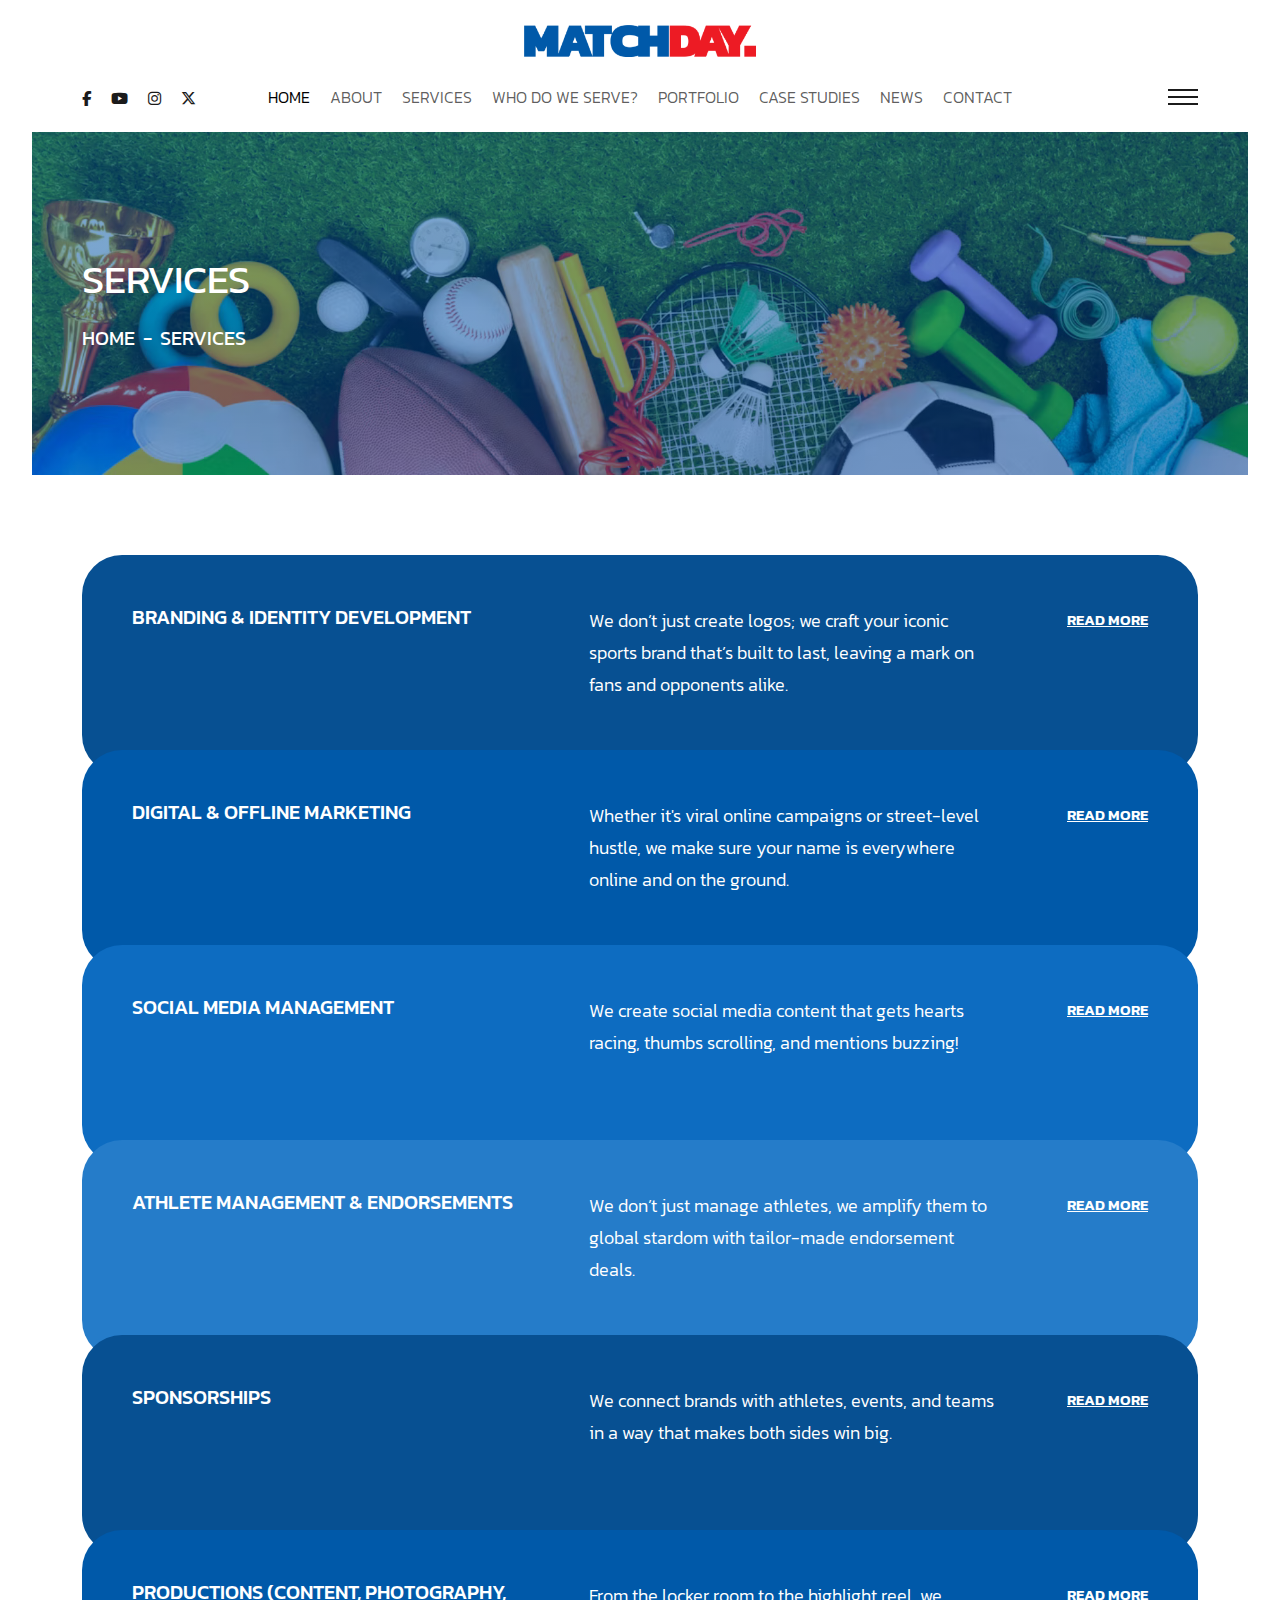
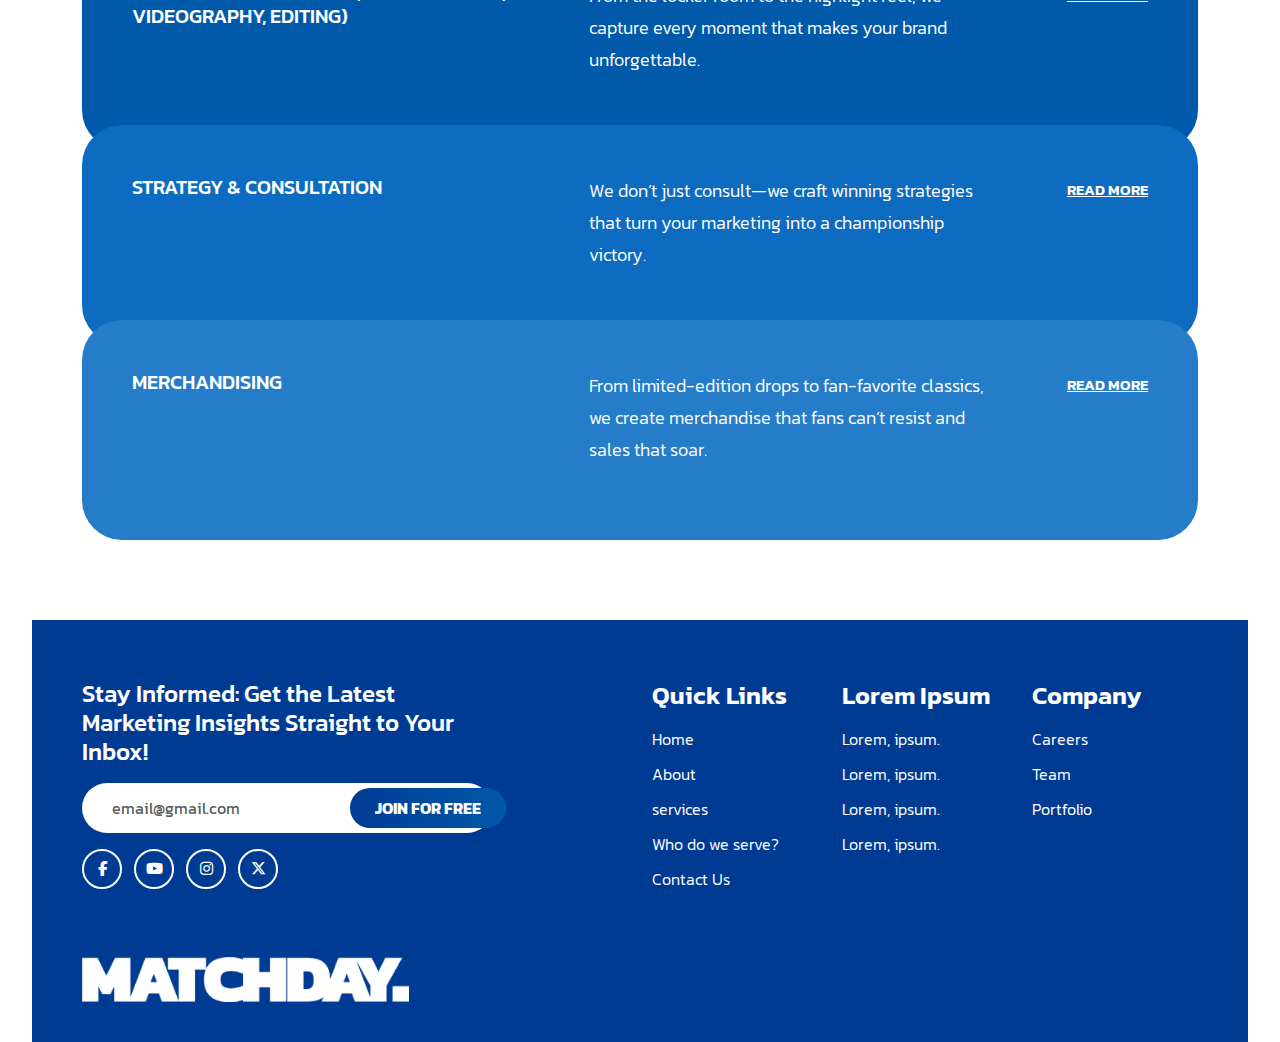
<file: services.html>
<!Doctype html>
<html lang="en">

<head>
  <meta charset="utf-8">
  <meta name="viewport" content="width=device-width, initial-scale=1, shrink-to-fit=no">
  <link rel="icon" type="image/x-icon" href="./assets/images/favicon.ico">
  <link rel="stylesheet" href="./assets/css/bootstrap.min.css">
  <link rel="stylesheet" href="./assets/css/magnific-popup.min.css">
  <link rel="stylesheet" href="./assets/css/swiper-bundle.min.css">
  <link rel="stylesheet" href="https://cdnjs.cloudflare.com/ajax/libs/font-awesome/6.5.2/css/all.min.css">
  <link rel="stylesheet" href="./assets/css/fancybox.min.css">

  <link rel="stylesheet" href="./assets/css/custom.css">
  <link rel="stylesheet" href="./assets/css/responsive.css">
  <title>Services - Matchday</title>
</head>

<body>
  <header class="asb19__header">
    <div class="asb19__header--wrap">
      <div class="container">
        <div class="row">
          <div class="col-lg-12">
            <nav class="navbar asb19__header--nav p-0" aria-label="Offcanvas navbar large">
              <a class="navbar-brand" href="#">
                <img class="asb19__logo" src="./assets/images/logo.png" height="32" width="232" alt="Matchday">
              </a>
              <ul class="asb19__header--socials">
                <li>
                  <a href="javascript:void(0)"><i class="fa-brands fa-facebook-f"></i></a>
                </li>
                <li>
                  <a href="javascript:void(0)"><i class="fa-brands fa-youtube"></i></a>
                </li>
                <li>
                  <a href="javascript:void(0)"><i class="fa-brands fa-instagram"></i></a>
                </li>
                <li>
                  <a href="javascript:void(0)"><i class="fa-brands fa-x-twitter"></i></a>
                </li>
              </ul>
              <div class="asb19__header--expanded">
                <ul class="navbar-nav">
                  <li class="nav-item">
                    <a class="nav-link active" aria-current="page" href="#">Home</a>
                  </li>
                  <li class="nav-item">
                    <a class="nav-link" href="#">About</a>
                  </li>
                  <li class="nav-item">
                    <a class="nav-link" href="#">Services</a>
                  </li>
                  <li class="nav-item">
                    <a class="nav-link" href="#">Who do we serve?</a>
                  </li>
                  <li class="nav-item">
                    <a class="nav-link" href="#">Portfolio</a>
                  </li>
                  <li class="nav-item">
                    <a class="nav-link" href="#">Case studies</a>
                  </li>
                  <li class="nav-item">
                    <a class="nav-link" href="#">News</a>
                  </li>
                  <li class="nav-item">
                    <a class="nav-link" href="#">Contact</a>
                  </li>
                </ul>

              </div>
              <div class="asb19__header--hamburger">
                <button class="navbar-toggler collapsed" type="button" data-bs-toggle="offcanvas"
                  data-bs-target="#offcanvasNavbar2" aria-controls="offcanvasNavbar2">
                  <span class="sr-only">Toggle navigation</span>
                  <span class="icon-bar"></span>
                  <span class="icon-bar"></span>
                  <span class="icon-bar"></span>
                </button>
              </div>
              <div class="offcanvas offcanvas-end asb19__header--offcanvas" tabindex="-1" id="offcanvasNavbar2"
                aria-labelledby="offcanvasNavbar2Label">
                <div class="offcanvas-header">
                  <h5 class="offcanvas-title" id="offcanvasNavbar2Label">Offcanvas</h5>
                  <button type="button" class="btn-close btn-close-white" data-bs-dismiss="offcanvas"
                    aria-label="Close"></button>
                </div>
                <div class="offcanvas-body">
                  
                  <ul class="navbar-nav justify-content-end flex-grow-1">
                    <li class="nav-item active">
                      <a class="nav-link" href="#">Home</a>
                    </li>
                    <li class="nav-item dropdown">
                      <a class="nav-link dropdown-toggle" href="#" role="button" data-bs-toggle="dropdown"
                        aria-expanded="false">
                        About Us
                      </a>
                      <ul class="dropdown-menu">
                        <li><a class="dropdown-item" href="#">Our Process</a></li>
                        <li><a class="dropdown-item" href="#">Meet the Team</a></li>
                        <li><a class="dropdown-item" href="#">Awards & Recognition</a></li>
                      </ul>
                    </li>
                    <li class="nav-item dropdown">
                      <a class="nav-link dropdown-toggle" href="#" role="button" data-bs-toggle="dropdown"
                        aria-expanded="false">
                        Services
                      </a>
                      <ul class="dropdown-menu">
                        <li><a class="dropdown-item" href="#">Buyers Agency</a></li>
                        <li><a class="dropdown-item" href="#">Property Management</a></li>
                        <li><a class="dropdown-item" href="#">Rental Appraisal</a></li>
                        <li><a class="dropdown-item" href="#">Investment Strategy</a></li>
                      </ul>
                    </li>
                    <li class="nav-item dropdown">
                      <a class="nav-link dropdown-toggle" href="#" role="button" data-bs-toggle="dropdown"
                        aria-expanded="false">
                        Properties
                      </a>
                      <ul class="dropdown-menu">
                        <li><a class="dropdown-item" href="#">Buy</a></li>
                        <li><a class="dropdown-item" href="#">Rent</a></li>
                        <li><a class="dropdown-item" href="#">Recent Sales</a></li>
                      </ul>
                    </li>
                    <li class="nav-item">
                      <a class="nav-link" href="#">Blog</a>
                    </li>
                    <li class="nav-item">
                      <a class="nav-link" href="#">Testimonials</a>
                    </li>
                    <li class="nav-item dropdown">
                      <a class="nav-link dropdown-toggle" href="#" role="button" data-bs-toggle="dropdown"
                        aria-expanded="false">
                        Contact Us
                      </a>
                      <ul class="dropdown-menu">
                        <li><a class="dropdown-item" href="#">Book a Strategy Meeting</a></li>
                        <li><a class="dropdown-item" href="#">Get In Touch</a></li>
                        <li><a class="dropdown-item" href="#">FAQs</a></li>
                      </ul>
                    </li>
                  </ul>
                </div>
              </div>
            </nav>
          </div>
        </div>
      </div>
    </div>
  </header>
  <section class="asb19__hero--inner">
    <div class="asb19__bgImg asb19__overlay">
      <img src="./assets/images/inner-banner-1920x540.jpg" alt="...">
    </div>
    <div class="asb19__main--absolute asb19__bg--colored">
      <div class="container">
        <div class="row">
          <div class="col-lg-7">
            <div class="asb19__main--widget mb-0">
              <div class="asb19__page--title">
                <h1>Services</h1>
              </div>
              <div class="asb19__breadcrumb">
                <nav aria-label="breadcrumb">
                  <ol class="breadcrumb">
                    <li class="breadcrumb-item"><a href="index.html">Home</a></li>
                    <li class="breadcrumb-item active" aria-current="page">Services</li>
                  </ol>
                </nav>
              </div>
            </div>
          </div>
        </div>
      </div>
    </div>
  </section>
  <section class="asb19__services--inner asb19__py">
    <div class="container">
      <div class="row">
        <div class="col-lg-12">
          <div class="asb19__services--inner-wrap text-white">
            <ul class="asb19__services--list">
              <li class="asb19__services--single">
                <a class="asb19__services--title" href="#">
                  <h5>Branding & Identity Development</h5>
                </a>
                <div class="asb19__content">
                  <p>We don’t just create logos; we craft your iconic sports brand that’s built to last, leaving a mark on fans and opponents alike.</p>
                </div>
                <a class="asb19__services--link asb19__btn--link" href="#">
                  Read more
                </a>
              </li>
              <li class="asb19__services--single">
                <a class="asb19__services--title" href="#">
                  <h5>Digital & Offline Marketing</h5>
                </a>
                <div class="asb19__content">
                  <p>Whether it's viral online campaigns or street-level hustle, we make sure your name is everywhere online and on the ground.</p>
                </div>
                <a class="asb19__services--link asb19__btn--link" href="#">
                  Read more
                </a>
              </li>
              <li class="asb19__services--single">
                <a class="asb19__services--title" href="#">
                  <h5>Social Media Management</h5>
                </a>
                <div class="asb19__content">
                  <p>We create social media content that gets hearts racing, thumbs scrolling, and mentions buzzing!</p>
                </div>
                <a class="asb19__services--link asb19__btn--link" href="#">
                  Read more
                </a>
              </li>
              <li class="asb19__services--single">
                <a class="asb19__services--title" href="#">
                  <h5>Athlete Management & Endorsements</h5>
                </a>
                <div class="asb19__content">
                  <p>We don’t just manage athletes, we amplify them to global stardom with tailor-made endorsement deals.</p>
                </div>
                <a class="asb19__services--link asb19__btn--link" href="#">
                  Read more
                </a>
              </li>
              <li class="asb19__services--single">
                <a class="asb19__services--title" href="#">
                  <h5>Sponsorships</h5>
                </a>
                <div class="asb19__content">
                  <p>We connect brands with athletes, events, and teams in a way that makes both sides win big.</p>
                </div>
                <a class="asb19__services--link asb19__btn--link" href="#">
                  Read more
                </a>
              </li>
              <li class="asb19__services--single">
                <a class="asb19__services--title" href="#">
                  <h5>Productions (Content, Photography, Videography, Editing)</h5>
                </a>
                <div class="asb19__content">
                  <p>From the locker room to the highlight reel, we capture every moment that makes your brand unforgettable.</p>
                </div>
                <a class="asb19__services--link asb19__btn--link" href="#">
                  Read more
                </a>
              </li>
              <li class="asb19__services--single">
                <a class="asb19__services--title" href="#">
                  <h5>Strategy & Consultation</h5>
                </a>
                <div class="asb19__content">
                  <p>We don’t just consult—we craft winning strategies that turn your marketing into a championship victory.</p>
                </div>
                <a class="asb19__services--link asb19__btn--link" href="#">
                  Read more
                </a>
              </li>
              <li class="asb19__services--single">
                <a class="asb19__services--title" href="#">
                  <h5>Merchandising</h5>
                </a>
                <div class="asb19__content">
                  <p>From limited-edition drops to fan-favorite classics, we create merchandise that fans can’t resist and sales that soar.</p>
                </div>
                <a class="asb19__services--link asb19__btn--link" href="#">
                  Read more
                </a>
              </li>
            </ul>
          </div>
        </div>
      </div>
    </div>
  </section>
  <footer class="asb19__footer asb19__bg--blue">
    <div class="asb19__footer--middle">
      <div class="container">
        <div class="row">
          <div class="col-lg-6">
            <div class="asb19__footer--widget w-75">
              <div class="asb19__footer--content mb-3">
                <h4>Stay Informed: Get the Latest Marketing Insights Straight to Your Inbox!</h4>
              </div>
              <div class="asb19__newsletter">
                <form>
                  <div class="row g-0">
                    <div class="col-8">
                      <div class="form-group">
                        <input class="form-control" type="email" placeholder="email@gmail.com">
                      </div>
                    </div>
                    <div class="col-4">
                      <div class="form-group form-button">
                        <input class="asb19__btn asb19__btn--fill asb19__btn--small" type="button" value="Join for free">
                      </div>
                    </div>
                  </div>
                </form>
              </div>
              <ul class="asb19__footer--socials mt-3">
                <li>
                  <a href="javascript:void(0)"><i class="fa-brands fa-facebook-f"></i></a>
                </li>
                <li>
                  <a href="javascript:void(0)"><i class="fa-brands fa-youtube"></i></a>
                </li>
                <li>
                  <a href="javascript:void(0)"><i class="fa-brands fa-instagram"></i></a>
                </li>
                <li>
                  <a href="javascript:void(0)"><i class="fa-brands fa-x-twitter"></i></a>
                </li>
              </ul>
            </div>
          </div>
          <div class="col-lg-2">
            <div class="asb19__footer--widget">
              <div class="asb19__footer--title">
                <h5>Quick Links</h5>
              </div>
              <ul class="asb19__footer--nav">
                <li>
                  <a href="javascript:void(0)">Home</a>
                </li>
                <li>
                  <a href="javascript:void(0)">About</a>
                </li>
                <li>
                  <a href="javascript:void(0)">services</a>
                </li>
                <li>
                  <a href="javascript:void(0)">Who do we serve?</a>
                </li>
                <li>
                  <a href="javascript:void(0)">Contact Us</a>
                </li>
              </ul>
            </div>
          </div>
          <div class="col-lg-2">
            <div class="asb19__footer--widget">
              <div class="asb19__footer--title">
                <h5>Lorem Ipsum</h5>
              </div>
              <ul class="asb19__footer--nav">
                <li>
                  <a class="asb19__footer--nav-link" href="javascript:void(0)">Lorem, ipsum.</a>
                </li>
                <li>
                  <a class="asb19__footer--nav-link" href="javascript:void(0)">Lorem, ipsum.</a>
                </li>
                <li>
                  <a class="asb19__footer--nav-link" href="javascript:void(0)">Lorem, ipsum.</a>
                </li>
                <li>
                  <a class="asb19__footer--nav-link" href="javascript:void(0)">Lorem, ipsum.</a>
                </li>
              </ul>
            </div>
          </div>
          <div class="col-lg-2">
            <div class="asb19__footer--widget">
              <div class="asb19__footer--title">
                <h5>Company</h5>
              </div>
              <ul class="asb19__footer--nav">
                <li>
                  <a class="asb19__footer--nav-link" href="javascript:void(0)">Careers</a>
                </li>
                <li>
                  <a class="asb19__footer--nav-link" href="javascript:void(0)">Team</a>
                </li>
                <li>
                  <a class="asb19__footer--nav-link" href="javascript:void(0)">Portfolio</a>
                </li>
              </ul>
            </div>
          </div>
        </div>
      </div>
    </div>
    <div class="asb19__footer--bottom">
      <div class="container">
        <div class="row align-items-center">
          <div class="col-lg-6">
            <div class="asb19__footer--widget">
              <div class="asb19__footer--logo">
                <img src="./assets/images/logo-w.png" alt="...">
              </div>
            </div>
          </div>
          <!-- <div class="col-lg-6">
            <div class="asb19__footer--widget">
              <div class="asb19__footer--copy">
                <p>Copyright © 2024 | Agatha SB</p>
              </div>
            </div>
          </div> -->
        </div>
      </div>
    </div>
  </footer>

  <script src="./assets/js/jquery.min.js"></script>
  <script src="./assets/js/bootstrap.bundle.min.js"></script>
  <script src="./assets/js/magnific-popup.min.js"></script>
  <script src="./assets/js/swiper-bundle.min.js"></script>
  <script src="./assets/js/fancybox.umd.js"></script>
  <script src="./assets/js/custom.js"></script>
</body>

</html>
</file>
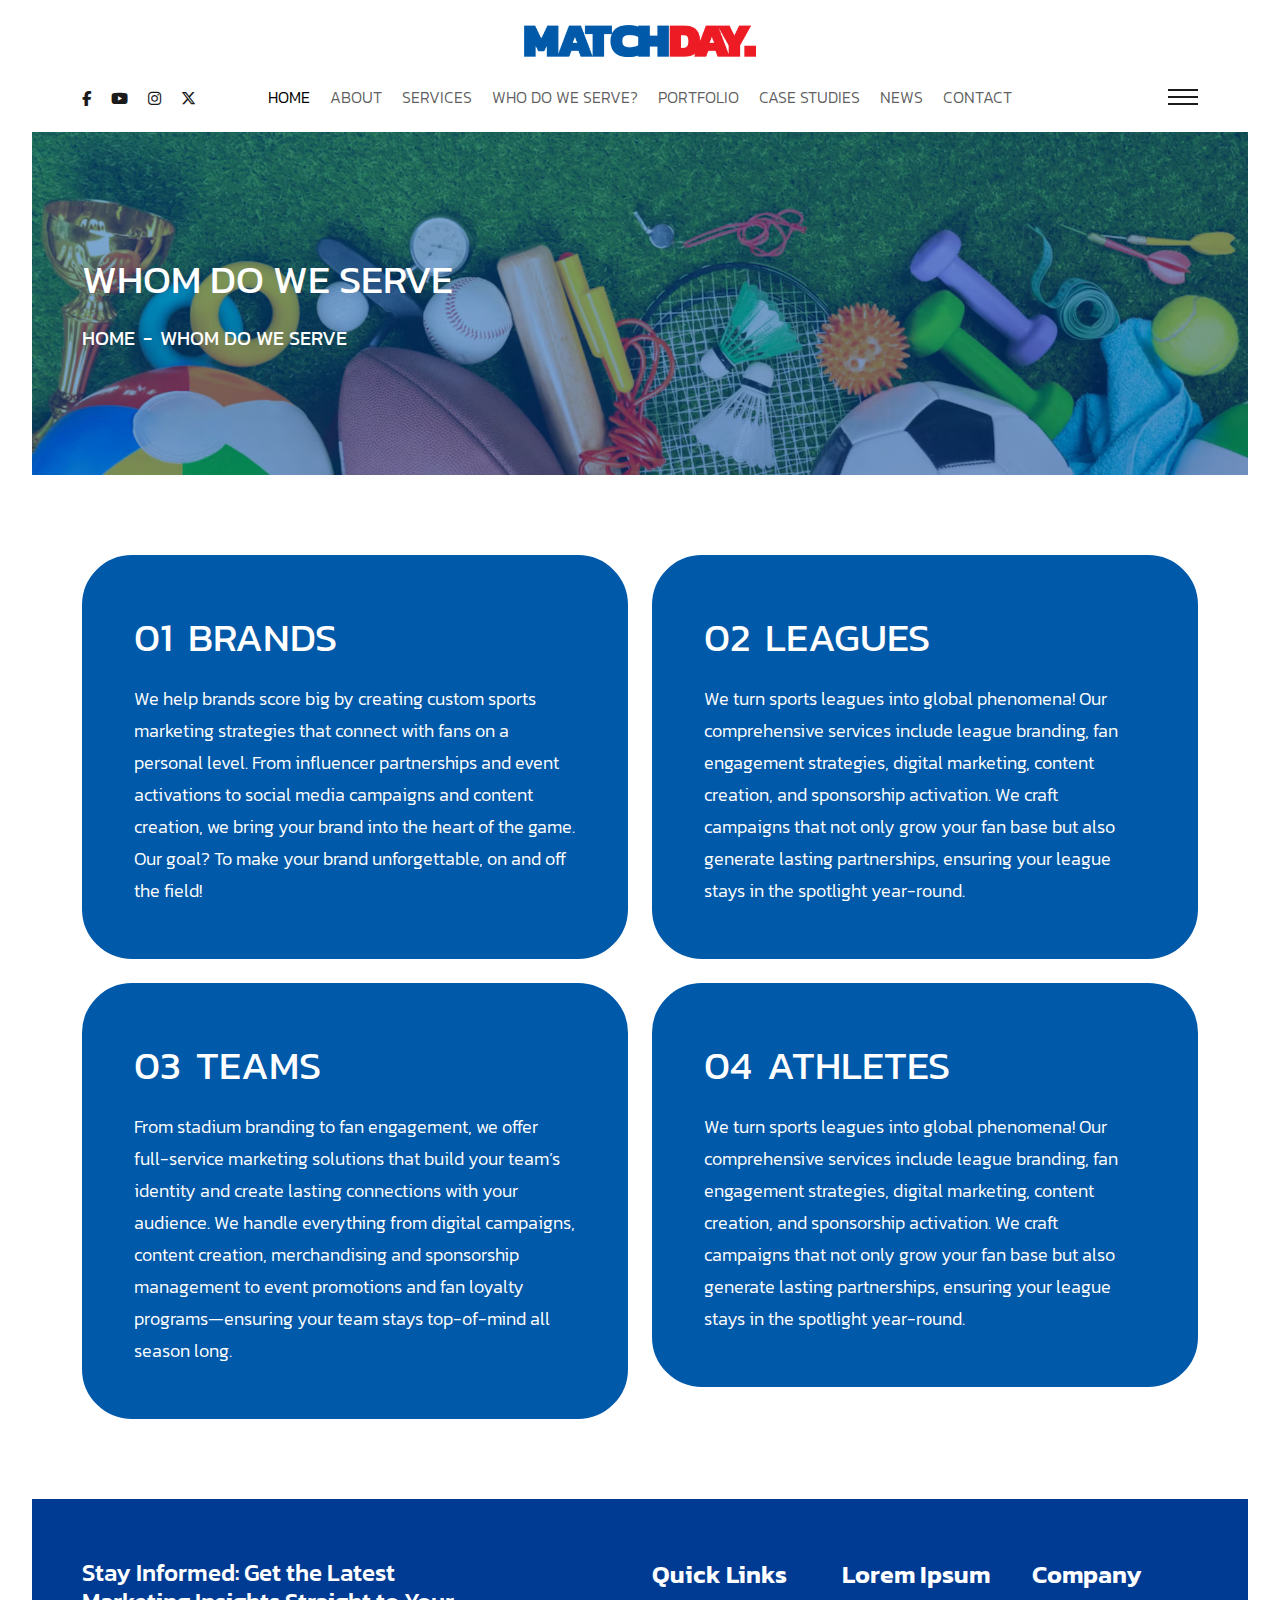
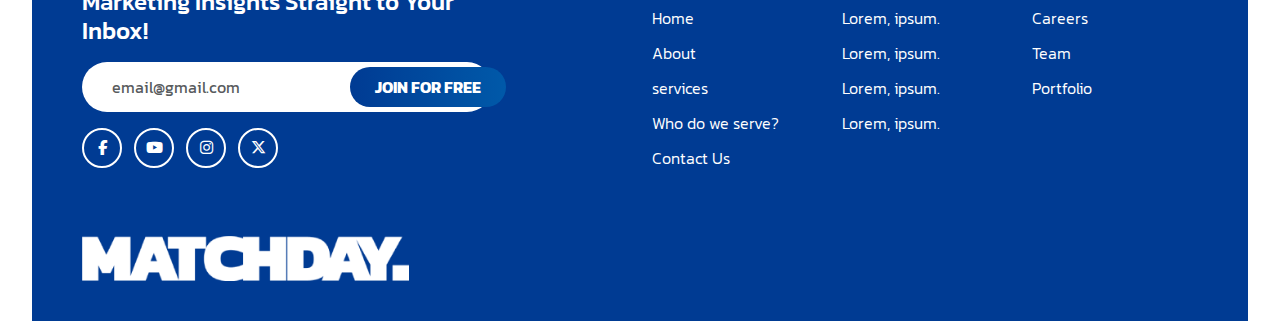
<file: we-serve.html>
<!Doctype html>
<html lang="en">

<head>
  <meta charset="utf-8">
  <meta name="viewport" content="width=device-width, initial-scale=1, shrink-to-fit=no">
  <link rel="icon" type="image/x-icon" href="./assets/images/favicon.ico">
  <link rel="stylesheet" href="./assets/css/bootstrap.min.css">
  <link rel="stylesheet" href="./assets/css/magnific-popup.min.css">
  <link rel="stylesheet" href="./assets/css/swiper-bundle.min.css">
  <link rel="stylesheet" href="https://cdnjs.cloudflare.com/ajax/libs/font-awesome/6.5.2/css/all.min.css">
  <link rel="stylesheet" href="./assets/css/fancybox.min.css">

  <link rel="stylesheet" href="./assets/css/custom.css">
  <link rel="stylesheet" href="./assets/css/responsive.css">
  <title>Whom do you serve - Matchday</title>
</head>

<body>
  <header class="asb19__header">
    <div class="asb19__header--wrap">
      <div class="container">
        <div class="row">
          <div class="col-lg-12">
            <nav class="navbar asb19__header--nav p-0" aria-label="Offcanvas navbar large">
              <a class="navbar-brand" href="index.html">
                <img class="asb19__logo" src="./assets/images/logo.png" height="32" width="232" alt="Matchday">
              </a>
              <ul class="asb19__header--socials">
                <li>
                  <a href="javascript:void(0)"><i class="fa-brands fa-facebook-f"></i></a>
                </li>
                <li>
                  <a href="javascript:void(0)"><i class="fa-brands fa-youtube"></i></a>
                </li>
                <li>
                  <a href="javascript:void(0)"><i class="fa-brands fa-instagram"></i></a>
                </li>
                <li>
                  <a href="javascript:void(0)"><i class="fa-brands fa-x-twitter"></i></a>
                </li>
              </ul>
              <div class="asb19__header--expanded">
                <ul class="navbar-nav">
                  <li class="nav-item">
                    <a class="nav-link active" aria-current="page" href="index.html">Home</a>
                  </li>
                  <li class="nav-item">
                    <a class="nav-link" href="about.html">About</a>
                  </li>
                  <li class="nav-item">
                    <a class="nav-link" href="services.html">Services</a>
                  </li>
                  <li class="nav-item">
                    <a class="nav-link" href="we-serve.html">Who do we serve?</a>
                  </li>
                  <li class="nav-item">
                    <a class="nav-link" href="#">Portfolio</a>
                  </li>
                  <li class="nav-item">
                    <a class="nav-link" href="#">Case studies</a>
                  </li>
                  <li class="nav-item">
                    <a class="nav-link" href="news.html">News</a>
                  </li>
                  <li class="nav-item">
                    <a class="nav-link" href="contact.html">Contact</a>
                  </li>
                </ul>

              </div>
              <div class="asb19__header--hamburger">
                <button class="navbar-toggler collapsed" type="button" data-bs-toggle="offcanvas"
                  data-bs-target="#offcanvasNavbar2" aria-controls="offcanvasNavbar2">
                  <span class="sr-only">Toggle navigation</span>
                  <span class="icon-bar"></span>
                  <span class="icon-bar"></span>
                  <span class="icon-bar"></span>
                </button>
              </div>
              <div class="offcanvas offcanvas-end asb19__header--offcanvas" tabindex="-1" id="offcanvasNavbar2"
                aria-labelledby="offcanvasNavbar2Label">
                <div class="offcanvas-header">
                  <h5 class="offcanvas-title" id="offcanvasNavbar2Label">Offcanvas</h5>
                  <button type="button" class="btn-close btn-close-white" data-bs-dismiss="offcanvas"
                    aria-label="Close"></button>
                </div>
                <div class="offcanvas-body">
                  
                  <ul class="navbar-nav justify-content-end flex-grow-1">
                    <li class="nav-item active">
                      <a class="nav-link" href="#">Home</a>
                    </li>
                    <li class="nav-item dropdown">
                      <a class="nav-link dropdown-toggle" href="#" role="button" data-bs-toggle="dropdown"
                        aria-expanded="false">
                        About Us
                      </a>
                      <ul class="dropdown-menu">
                        <li><a class="dropdown-item" href="#">Our Process</a></li>
                        <li><a class="dropdown-item" href="#">Meet the Team</a></li>
                        <li><a class="dropdown-item" href="#">Awards & Recognition</a></li>
                      </ul>
                    </li>
                    <li class="nav-item dropdown">
                      <a class="nav-link dropdown-toggle" href="#" role="button" data-bs-toggle="dropdown"
                        aria-expanded="false">
                        Services
                      </a>
                      <ul class="dropdown-menu">
                        <li><a class="dropdown-item" href="#">Buyers Agency</a></li>
                        <li><a class="dropdown-item" href="#">Property Management</a></li>
                        <li><a class="dropdown-item" href="#">Rental Appraisal</a></li>
                        <li><a class="dropdown-item" href="#">Investment Strategy</a></li>
                      </ul>
                    </li>
                    <li class="nav-item dropdown">
                      <a class="nav-link dropdown-toggle" href="#" role="button" data-bs-toggle="dropdown"
                        aria-expanded="false">
                        Properties
                      </a>
                      <ul class="dropdown-menu">
                        <li><a class="dropdown-item" href="#">Buy</a></li>
                        <li><a class="dropdown-item" href="#">Rent</a></li>
                        <li><a class="dropdown-item" href="#">Recent Sales</a></li>
                      </ul>
                    </li>
                    <li class="nav-item">
                      <a class="nav-link" href="#">Blog</a>
                    </li>
                    <li class="nav-item">
                      <a class="nav-link" href="#">Testimonials</a>
                    </li>
                    <li class="nav-item dropdown">
                      <a class="nav-link dropdown-toggle" href="#" role="button" data-bs-toggle="dropdown"
                        aria-expanded="false">
                        Contact Us
                      </a>
                      <ul class="dropdown-menu">
                        <li><a class="dropdown-item" href="#">Book a Strategy Meeting</a></li>
                        <li><a class="dropdown-item" href="#">Get In Touch</a></li>
                        <li><a class="dropdown-item" href="#">FAQs</a></li>
                      </ul>
                    </li>
                  </ul>
                </div>
              </div>
            </nav>
          </div>
        </div>
      </div>
    </div>
  </header>
  <section class="asb19__hero--inner">
    <div class="asb19__bgImg asb19__overlay">
      <img src="./assets/images/inner-banner-1920x540.jpg" alt="...">
    </div>
    <div class="asb19__main--absolute asb19__bg--colored">
      <div class="container">
        <div class="row">
          <div class="col-lg-7">
            <div class="asb19__main--widget mb-0">
              <div class="asb19__page--title">
                <h1>Whom do we serve</h1>
              </div>
              <div class="asb19__breadcrumb">
                <nav aria-label="breadcrumb">
                  <ol class="breadcrumb">
                    <li class="breadcrumb-item"><a href="#">Home</a></li>
                    <li class="breadcrumb-item active" aria-current="page">Whom do we serve</li>
                  </ol>
                </nav>
              </div>
            </div>
          </div>
        </div>
      </div>
    </div>
  </section>
  <section class="asb19__serve--inner asb19__py">
    <div class="container">
      <div class="row gy-4">
        <div class="col-lg-6">
          <div class="asb19__serve--single">
            <div class="asb19__serve--title">
              <span class="asb19__serve--num">01</span>
              <h5>Brands</h5>
            </div>
            <div class="asb19__content">
              <p>We help brands score big by creating custom sports marketing strategies that connect with fans on a personal level. From influencer partnerships and event activations to social media campaigns and content creation, we bring your brand into the heart of the game. Our goal? To make your brand unforgettable, on and off the field!</p>
            </div>
          </div>
        </div>
        <div class="col-lg-6">
          <div class="asb19__serve--single">
            <div class="asb19__serve--title">
              <span class="asb19__serve--num">02</span>
              <h5>Leagues</h5>
            </div>
            <div class="asb19__content">
              <p>We turn sports leagues into global phenomena! Our comprehensive services include league branding, fan engagement strategies, digital marketing, content creation, and sponsorship activation. We craft campaigns that not only grow your fan base but also generate lasting partnerships, ensuring your league stays in the spotlight year-round.</p>
            </div>
          </div>
        </div>
        <div class="col-lg-6">
          <div class="asb19__serve--single">
            <div class="asb19__serve--title">
              <span class="asb19__serve--num">03</span>
              <h5>Teams</h5>
            </div>
            <div class="asb19__content">
              <p>From stadium branding to fan engagement, we offer full-service marketing solutions that build your team’s identity and create lasting connections with your audience. We handle everything from digital campaigns, content creation, merchandising and sponsorship management to event promotions and fan loyalty programs—ensuring your team stays top-of-mind all season long.</p>
            </div>
          </div>
        </div>
        <div class="col-lg-6">
          <div class="asb19__serve--single">
            <div class="asb19__serve--title">
              <span class="asb19__serve--num">04</span>
              <h5>Athletes</h5>
            </div>
            <div class="asb19__content">
              <p>We turn sports leagues into global phenomena! Our comprehensive services include league branding, fan engagement strategies, digital marketing, content creation, and sponsorship activation. We craft campaigns that not only grow your fan base but also generate lasting partnerships, ensuring your league stays in the spotlight year-round.</p>
            </div>
          </div>
        </div>
      </div>
    </div>
  </section>
  <footer class="asb19__footer asb19__bg--blue">
    <div class="asb19__footer--middle">
      <div class="container">
        <div class="row">
          <div class="col-lg-6">
            <div class="asb19__footer--widget w-75">
              <div class="asb19__footer--content mb-3">
                <h4>Stay Informed: Get the Latest Marketing Insights Straight to Your Inbox!</h4>
              </div>
              <div class="asb19__newsletter">
                <form>
                  <div class="row g-0">
                    <div class="col-8">
                      <div class="form-group">
                        <input class="form-control" type="email" placeholder="email@gmail.com">
                      </div>
                    </div>
                    <div class="col-4">
                      <div class="form-group form-button">
                        <input class="asb19__btn asb19__btn--fill asb19__btn--small" type="button" value="Join for free">
                      </div>
                    </div>
                  </div>
                </form>
              </div>
              <ul class="asb19__footer--socials mt-3">
                <li>
                  <a href="javascript:void(0)"><i class="fa-brands fa-facebook-f"></i></a>
                </li>
                <li>
                  <a href="javascript:void(0)"><i class="fa-brands fa-youtube"></i></a>
                </li>
                <li>
                  <a href="javascript:void(0)"><i class="fa-brands fa-instagram"></i></a>
                </li>
                <li>
                  <a href="javascript:void(0)"><i class="fa-brands fa-x-twitter"></i></a>
                </li>
              </ul>
            </div>
          </div>
          <div class="col-lg-2">
            <div class="asb19__footer--widget">
              <div class="asb19__footer--title">
                <h5>Quick Links</h5>
              </div>
              <ul class="asb19__footer--nav">
                <li>
                  <a href="javascript:void(0)">Home</a>
                </li>
                <li>
                  <a href="javascript:void(0)">About</a>
                </li>
                <li>
                  <a href="javascript:void(0)">services</a>
                </li>
                <li>
                  <a href="javascript:void(0)">Who do we serve?</a>
                </li>
                <li>
                  <a href="javascript:void(0)">Contact Us</a>
                </li>
              </ul>
            </div>
          </div>
          <div class="col-lg-2">
            <div class="asb19__footer--widget">
              <div class="asb19__footer--title">
                <h5>Lorem Ipsum</h5>
              </div>
              <ul class="asb19__footer--nav">
                <li>
                  <a class="asb19__footer--nav-link" href="javascript:void(0)">Lorem, ipsum.</a>
                </li>
                <li>
                  <a class="asb19__footer--nav-link" href="javascript:void(0)">Lorem, ipsum.</a>
                </li>
                <li>
                  <a class="asb19__footer--nav-link" href="javascript:void(0)">Lorem, ipsum.</a>
                </li>
                <li>
                  <a class="asb19__footer--nav-link" href="javascript:void(0)">Lorem, ipsum.</a>
                </li>
              </ul>
            </div>
          </div>
          <div class="col-lg-2">
            <div class="asb19__footer--widget">
              <div class="asb19__footer--title">
                <h5>Company</h5>
              </div>
              <ul class="asb19__footer--nav">
                <li>
                  <a class="asb19__footer--nav-link" href="javascript:void(0)">Careers</a>
                </li>
                <li>
                  <a class="asb19__footer--nav-link" href="javascript:void(0)">Team</a>
                </li>
                <li>
                  <a class="asb19__footer--nav-link" href="javascript:void(0)">Portfolio</a>
                </li>
              </ul>
            </div>
          </div>
        </div>
      </div>
    </div>
    <div class="asb19__footer--bottom">
      <div class="container">
        <div class="row align-items-center">
          <div class="col-lg-6">
            <div class="asb19__footer--widget">
              <div class="asb19__footer--logo">
                <img src="./assets/images/logo-w.png" alt="...">
              </div>
            </div>
          </div>
          <!-- <div class="col-lg-6">
            <div class="asb19__footer--widget">
              <div class="asb19__footer--copy">
                <p>Copyright © 2024 | Agatha SB</p>
              </div>
            </div>
          </div> -->
        </div>
      </div>
    </div>
  </footer>

  <script src="./assets/js/jquery.min.js"></script>
  <script src="./assets/js/bootstrap.bundle.min.js"></script>
  <script src="./assets/js/magnific-popup.min.js"></script>
  <script src="./assets/js/swiper-bundle.min.js"></script>
  <script src="./assets/js/fancybox.umd.js"></script>
  <script src="./assets/js/custom.js"></script>
</body>

</html>
</file>
<file: assets/css/responsive.css>
@charset "utf-8";
/* CSS Document */


@media (min-width: 1600px) and (max-width: 1500px){
	
}

@media (min-width: 1400px) and (max-width: 1500px){
	
}

@media (min-width: 1300px) and (max-width: 1400px){
	
}
@media (min-width: 1200px) and (max-width: 1300px){
	
}

@media (min-width: 1024px) and (max-width: 1200px){
	
}

@media (min-width: 992px) and (max-width: 1024px) {
	
}

@media (min-width: 991px) {
  .asb19__header--nav .navbar-nav .nav-item {padding: 0 var(--bs-navbar-nav-link-padding-x);--bs-navbar-nav-link-padding-x: 10px;}
  .asb19__header--nav .navbar-nav .nav-link {--bs-navbar-nav-link-padding-x: 0;text-transform: uppercase;--bs-nav-link-font-size: 16px;line-height: 44px;}
}    
@media only screen and (max-width: 991.98px) {    

}


@media (max-width: 767.98px){
    
}

@media (max-width: 575.98px){
    
}
</file>
<file: assets/css/custom.css>
/**
 * Project Name: Matchday
 *
 * 1. Fonts
 * 2. Theme Color
 * 3. Browser Reset
 * 4. Utility Classes
 * 5. Theme Classes
 *
 */

/* Fonts */
@import url('https://fonts.googleapis.com/css2?family=Kanit:ital,wght@0,100;0,200;0,300;0,400;0,500;0,600;0,700;0,800;0,900;1,100;1,200;1,300;1,400;1,500;1,600;1,700;1,800;1,900&display=swap');

/* Theme Color */
:root {
  --global-red: #ed1b24;
  --global-red-shade: #C10000;
  --global-blue: #0059a9;
  --global-blue-shade: #003B93;
  --global-black: #1b1b1b;
  
  --global-white: #ffffff;
  --global-white-600: #fcfcfc;

  --ff-body: "Kanit", sans-serif;

  --swiper-scrollbar-bottom: 0px;
  --swiper-scrollbar-size: 2px;
  --swiper-scrollbar-drag-bg-color: var(--clr-accent);
}

/* Browser Reset */
*,
*::before,
*::after {
  box-sizing: border-box;
}
* {
  padding: 0;
  margin: 0;
  font: inherit;
}
ul,
ol {
  list-style: none;
  padding-left: 0;
  margin-bottom: 0;
}
html:focus-within {
  scroll-behavior: smooth;
}
a:focus,
a:hover {
  outline: none;
}
a {
  -webkit-transition: all 0.4s ease-in-out;
  transition: all 0.4s ease-in-out;
  text-decoration: none;
}
a:hover {
  text-decoration: none;
  -webkit-transition: all 0.4s ease-in-out;
  transition: all 0.4s ease-in-out;
}
body {
  font-family: var(--ff-body);
  text-rendering: optimizeSpeed;
  font-size: 1.125rem;
  font-weight: 300;
  color: #1e1e1e;
  padding: 0 32px;
}
p {
  font-size: 18px;
  line-height: 32px;
  margin-bottom: 0;
}
h1,
h2,
h3,
h4,
h5,
h6 {
  font-family: var(--ff-body);
  margin-bottom: 0;
}
img,
picture,
svg {
  max-width: 100%;
  display: block;
}

/* Utility Classes */

.asb19__overlay {
  position: relative;
}
.asb19__overlay::before {
  position: absolute;
  content: '';
  width: 100%;
  height: 100%;
  background-image: linear-gradient(to right bottom, var(--global-blue) 0%, var(--global-blue-shade) 100%);
  z-index: 0;
  top: 0;
  left: 0;
  opacity: 0.52;
}
.asb19__bgVideo video {
  width: 100%;
}
.asb19__bgImg img {
  width: 100%;
  height: 100%;
  object-fit: cover;
  object-position: center;
  position: relative;
  z-index: -1;
}
.asb19__img {
  width: 100%;
  height: 100%;
  position: relative;
  overflow: hidden;
  border-radius: 5px;
}
section[class^="asb19__"] {
  position: relative;
  z-index: 3;
}

/* Theme Classes */
.asb19__gradient {
  background-image: linear-gradient(-90deg, rgba(0, 0, 0, 0) 0%, rgba(0, 0, 0, 0.29) 100%);
}
.asb19__gradient--bottom  {
  background-image: linear-gradient(180deg, rgba(0, 0, 0, 0) 0%, rgba(0, 0, 0, 0.42) 100%);
}

.asb19__bg--blue {
  background-color: var(--global-blue-shade);
  --bs-heading-color: #fff;
  color: var(--bs-heading-color);
}
.asb19__bg--blue-shade {
  background-color: var(--global-blue);
  --bs-heading-color: #fff;
  color: var(--bs-heading-color);
}
.asb19__bg--accent-light {
  background-color: var(--clr-accent-tint);
}
.asb19__bg--colored {
  --bs-heading-color: #fff;
}
.asb19__bg--light {
  background-color: #fafafa;
}
.asb19__border--radius30 {
  border-radius: 30px;
  overflow: hidden;
}
.asb19__border--radius50 {
  border-radius: 50px;
  overflow: hidden;
}
/* Custom Properties */
.asb19__py {
  padding: 80px 0;
}
.asb19__btn {
  display: inline-flex;
  align-items: center;
  justify-content: center;
  background: linear-gradient(to right, var(--global-blue-shade) 0%, var(--global-blue) 100%);
  color: var(--global-white);
  font-family: var(--ff-body);
  font-weight: 700;
  font-size: 16px;
  letter-spacing: 0;
  padding: 15px 36px;
  border-radius: 50px;
  position: relative;
  border: none;
  text-transform: uppercase;
  transition: all 0.3s ease-in-out;
  overflow: hidden;
}
.asb19__btn:hover {
  transition: all 0.3s ease-in-out;
  background: linear-gradient(to left, var(--global-blue-shade) 0%, var(--global-blue) 100%);
  color: var(--global-white);
}
.asb19__btn:hover::before {
  -webkit-animation: imgShine 1.5s ease-out infinite;
  animation: imgShine 1.5s ease-out infinite;
}
.asb19__btn--white {
  color: var(--global-blue);
  border-color: var(--global-white);
  background-image: linear-gradient(to right, var(--global-white) 0%, #dff0ff 100%);
}
.asb19__btn--white:hover {
  color: var(--global-blue);
  background-image: linear-gradient(to left, var(--global-white) 0%, #dff0ff 100%);
  transition: all 0.3s ease-in-out;
}
.asb19__btn--fill {
  color: var(--global-blue);
  border-color: var(--global-white);
  background-color: var(--global-white);
}
.asb19__btn--small {
  padding: 8px 25px;
}
.asb19__btn--link {
  font-family: var(--ff-body);
  letter-spacing: 0;
  border: none;
  font-size: 15px;
  color: var(--global-white);
  display: inline-flex;
  justify-content: end;
  text-transform: uppercase;
  font-weight: 600;
  text-decoration: underline;
  line-height: 30px;
  height: 40px;
}
.asb19__btn--link:hover {
  color: var(--global-white);
}
.asb19__main--widget {
  margin-bottom: 40px;
}
.asb19__main--widget > :not(:last-child), asb19__content--widget > :not(:last-child) {
  margin-bottom: 20px;
}
.asb19__heading {
  position: relative;
}
.asb19__heading h3 {
  font-size: 44px;
  font-weight: 700;
  line-height: 45px;
  letter-spacing: -1px;
  text-transform: uppercase;
  color: var(--global-blue);
}
.asb19__heading--white h3 {
  color: var(--clr-white);
}
.asb19__heading--white::before {
  filter: invert(1);
}
.asb19__heading h4 {
  font-size: 32px;
  font-weight: 400;
  line-height: 44px;
}
.asb19__heading--blue > * {
  color: var(--global-blue-shade);
}
.asb19__heading .highlight {
  display: inline-block;
  color: var(--global-red);
  border-radius: 50px;
  line-height: 60px;
}
.asb19__heading .highlight-outline {
  display: inline-block;
  background-color: transparent;
  padding: 0 20px;
  border-radius: 50px;
  border: 2px solid var(--global-blue);
  line-height: 60px;
}
.asb19__form .form-control, .asb19__form .form-select {
  padding: 13px 0px 13px 1px;
  font-size: 16px;
  line-height: 21px;
  letter-spacing: 0.1px;
  font-weight: 400;
  font-family: var(--ff-body);
  background-color: transparent;
  border: none;
  border-bottom: 2px solid rgb(214, 214, 214);
  border-radius: 0;
  transition: all 0.5s ease-in-out;
}
.asb19__form .form-control::placeholder {
  color: rgb(106, 110, 113);
}
.asb19__form .form-control:hover {
  border-color: var(--clr-accent);
  transition: all 0.5s ease-in-out;
}
.asb19__form .form-group {
  margin-bottom: 32px;
}
.asb19__form textarea.form-control {
  min-height: 120px;
  resize: none;
}
.asb19__content > :not(:last-child) {
  margin-bottom: 16px;
}

/* Swiper Resets */
[class^="swiper-button-"] {
  visibility: hidden;
}
[class^="swiper-button-"]::after {
  content: '';
  display: none;
}
.swiper-button-next, .swiper-button-prev {
  width: 35px;
  height: 35px;
  color: #fff;
  background-color: var(--clr-purple);
  border-radius: 50%;
}
.swiper-wrapper {
  padding-bottom: 15px;
}
.swiper-horizontal > .swiper-scrollbar, .swiper-scrollbar.swiper-scrollbar-horizontal {
  bottom: 0px;
}

/* Animations */
.img-shine {
  position: relative;
  display: block;
  z-index: 1;
  overflow: hidden;
}
.img-shine:hover::after {
  -webkit-animation: imgShine 1s;
  animation: imgShine 1s;
}
.img-shine::after {
  position: absolute;
  top: 0;
  left: -75%;
  z-index: 2;
  display: block;
  content: '';
  width: 50%;
  height: 100%;
  background: -webkit-linear-gradient(left, rgba(255, 255, 255, 0) 0%, rgba(255, 255, 255, 0.3) 100%);
  background: linear-gradient(to right, rgba(255, 255, 255, 0) 0%, rgba(255, 255, 255, 0.3) 100%);
  -webkit-transform: skewX(-20deg);
  -ms-transform: skewX(-20deg);
  transform: skewX(-20deg);
}
@-webkit-keyframes imgShine {
  100% {
    left: 125%;
  }
}
@keyframes imgShine {
  100% {
    left: 125%;
  }
}
@keyframes jump {
	0% {
		transform: translatey(0%);
	}
	50% {
		transform: translatey(-10%);
	}
	100% {
		transform: translatey(0px);
	}
}
@keyframes jump-reverse {
	0% {
		transform: translatey(0%);
	}
	50% {
		transform: translatey(10%);
	}
	100% {
		transform: translatey(0px);
	}
}
.jump {
	-webkit-animation: jump 7s linear infinite;
	animation: jump 7s linear infinite;
}
.jump-reverse {
	-webkit-animation: jump-reverse 7s linear infinite;
	animation: jump-reverse 7s linear infinite;
}
@-webkit-keyframes pulse_pseudo {
  0% {
    opacity: 1;
    transform: translate(-50%, -50%) scale(1);
  }
  100% {
    opacity: 0;
    transform: translate(-50%, -50%) scale(2.25);
  }
}
@keyframes pulse_pseudo {
  0% {
    opacity: 1;
    transform: translate(-50%, -50%) scale(1);
  }
  100% {
    opacity: 0;
    transform: translate(-50%, -50%) scale(2.25);
  }
}
@-webkit-keyframes pulse_shadow {
  0% {
    box-shadow: 0px 0px 0px 0px rgba(34, 31, 108, 0.25);
  }
  100% {
    box-shadow: 0px 0px 3px 30px rgba(34, 31, 108, 0);
  }
}
@keyframes pulse_shadow {
  0% {
    box-shadow: 0px 0px 0px 0px rgba(34, 31, 108, 0.25);
  }
  100% {
    box-shadow: 0px 0px 3px 30px rgba(34, 31, 108, 0);
  }
}
.pulse-shadow {
  -webkit-animation: pulse_shadow 2s ease-in-out infinite;
  animation: pulse_shadow 2s ease-in-out infinite;
}
.menu-sticky {
-webkit-animation: menu-sticky 1s ease-in-out;
animation: menu-sticky 1s ease-in-out;
}
@-webkit-keyframes menu-sticky {
  0% {
    margin-top:-120px;
    opacity:0;
  }
  50% {
    margin-top:-64px;
    opacity:0;
  }
  100% {
    margin-top:0;
    opacity:1;
  }
}
@keyframes menu-sticky {
  0% {
    margin-top:-120px;
    opacity:0;
  }
  50% {
    margin-top:-64px;
    opacity:0;
  }
  100% {
    margin-top:0;
    opacity:1;
  }
}

/** =+=+=+=+=+=+=+=+=+=+=+=+=+=+=+=+=+=+=+=+=+ HOMEPAGE START =+=+=+=+=+=+=+=+=+=+=+=+=+=+=+=+=+=+=+=+=+ */
/** ----------------------------
*    Section: Header Start
**  --------------------------*/
.asb19__header {
  padding: 25px 0 5px;
}
.asb19__header.fixed__header {
  position: fixed;
  background-color: #fff;
  width: 100%;
  top: 0;
  left: 0;
  z-index: 999;
  -webkit-box-shadow: 0px 13px 35px -12px rgba(35, 35, 35, 0.15);
  box-shadow: 0px 13px 35px -12px rgba(35, 35, 35, 0.15);
  -webkit-animation: menusticky 1s ease-in-out;
  animation: menusticky 1s ease-in-out;
}
.asb19__header .navbar-brand {
  width: 100%;
  padding: 0;
  margin: 0px 0px 10px 0px;
  display: flex;
  justify-content: center;
}
.asb19__header--expanded {
  display: flex;
  align-items: center;
  flex: 1;
  justify-content: center;
}
.asb19__header--expanded .navbar-nav {
  flex-direction: row;
  flex: 1 0 auto;
  justify-content: center;
}
.asb19__header--socials {
  display: flex;
  gap: 20px;
  align-items: center;
  justify-content: flex-start;
  flex: 0 0 auto;
  width: 15%;
}
.asb19__header--socials li a {
  font-size: 15px;
  color: #1b1b1b;
}
.asb19__header--hamburger {
  flex: 0 0 auto;
  display: flex;
  justify-content: flex-end;
  width: 15%;
}
.asb19__header--hamburger .navbar-toggler {
  box-shadow: none;
  border: none;
  display: flex;
  flex-direction: column;
  padding: 0;
}
.navbar-toggler .icon-bar {
  display: inline-block;
  width: 30px;
  height: 2px;
  background-color: var(--global-black);
}
.navbar-toggler .icon-bar + .icon-bar {
  margin-top: 5px;
}
/** ----------------------------
*    Section: Header End
**  --------------------------*/
/** ----------------------------
*    Section: Hero Start
**  --------------------------*/
.asb19__hero--yt iframe {
  aspect-ratio: 16/9;
}
.ytp-chrome-top.ytp-show-cards-title {
  display: none !important;
}
.ytp-watermark {
  display: none !important;
}
/** ----------------------------
*    Section: Hero End
**  --------------------------*/
/** ----------------------------
*    Section: Casestudies Start
**  --------------------------*/
.asb19__casestudies--wrap {
  display: grid;
  grid-template: 400px 70px 200px / 29% 29% 39%;
  gap: 15px;
  height: 100%;
  justify-content: center;
}
.asb19__casestudies--single0 {
  grid-row: 1 / 2;
  grid-column: 1 / 3;
}
.asb19__casestudies--single1 {
  grid-row: 1 / 3;
  grid-column: 3 / 4;
}
.asb19__casestudies--single2 {
  grid-row: 2 / 4;
  grid-column: 1 / 2;
}
.asb19__casestudies--single3 {
  grid-row: 2 / 4;
  grid-column: 2 / 3;
}
.asb19__casestudies--single4 {
  grid-row: 3 / 4;
  grid-column: 3 / 4;
}
.asb19__casestudies--single {
  padding: 15px;
  background-color: #f4f4f4;
  border-radius: 10px;
}

/* cs 0 */
.asb19__casestudies--single .asb19__content {
  height: 100%;
  display: flex;
  flex-direction: column;
  justify-content: space-between;
}
.asb19__casestudies--single0 .asb19__content .asb19__casestudies--logo img {
  height: 60px;
  object-fit: contain;
}
.asb19__casestudies--single .asb19__content h6 {
  font-size: 14px;
  text-transform: uppercase;
  font-weight: 400;
}
.asb19__casestudies--single .asb19__content h6 span {
  display: block;
  font-weight: 600;
}
/* cs 1 */
.asb19__casestudies--single1 .asb19__content .asb19__casestudies--logo img {
  height: 79px;
  object-fit: contain;
}
.asb19__casestudies--single1 .asb19__casestudies--link .asb19__content {
  width: 60%;
}
/* cs 2 */
.asb19__casestudies--single2 .asb19__casestudies--link .asb19__content {
  width: 50%;
}
.asb19__casestudies--single2 .asb19__content h6 {
  margin-top: 8px;
}
/* cs 3 */
.asb19__casestudies--single3 .asb19__casestudies--logo img {
  height: 61px;
  object-fit: contain;
}
.asb19__casestudies--single3 .asb19__casestudies--link {
  color: var(--global-blue);
}
.asb19__casestudies--single3 .asb19__casestudies--link .asb19__content {
  height: auto;
  bottom: unset;
  top: 0;
  align-items: center;
  width: 100%;
  flex-direction: row-reverse;
}
/* cs 4 */
.asb19__casestudies--single4 .asb19__casestudies--logo img {
  height: 94px;
  object-fit: contain;
}
.asb19__casestudies--single4 .asb19__casestudies--link .asb19__content h5 {
  font-weight: 400;
}
.asb19__casestudies--single4 .asb19__casestudies--link .asb19__content h5 span {
  font-weight: 600;
}
.asb19__casestudies--single4 .asb19__casestudies--link .asb19__content {
  padding: 20px 30px;
}
/* cs 4 */
.asb19__casestudies--link {
  position: relative;
  z-index: 2;
  display: block;
  border-radius: 9px;
  height: 100%;
  color: var(--global-white);
  overflow: hidden;
}
.asb19__casestudies--link .asb19__content {
  position: absolute;
  width: 80%;
  left: 0;
  bottom: 0;
  padding: 30px 25px 25px;
  z-index: 3;
}
.asb19__casestudies--link .asb19__content .asb19__casestudies--logo {
  margin: 0;
}
.asb19__casestudies--link .asb19__content h3 {
  color: var(--global-red);
  font-weight: 700;
  text-transform: uppercase;
  font-size: 85px;
  letter-spacing: -1px;
  line-height: 75px;
}
.asb19__casestudies--link .asb19__content p {
  color: var(--global-white);
  text-transform: uppercase;
}
.asb19__casestudies--link .asb19__img img {
  width: 100%;
  height: 100%;
  object-fit: cover;
  border-radius: 5px;
  transform: scale(1);
  transition: all 0.5s ease-in-out;
}
.asb19__casestudies--link:hover .asb19__img img {
  transform: scale(1.1);
  transition: all 0.5s ease-in-out;
}
.asb19__casestudies--single4 {
  border-radius: 20px;
}
.asb19__casestudies--link .asb19__content h4 {
  font-weight: 600;
  font-size: 34px;
  text-transform: uppercase;
  line-height: 1;
}
.asb19__casestudies--link .asb19__content h5 {
  font-weight: 600;
  font-size: 21px;
  text-transform: uppercase;
  line-height: 1;
}
/** ----------------------------
*    Section: Casestudies End
**  --------------------------*/
/** ----------------------------
*    Section: Services Start
**  --------------------------*/
.asb19__services--accordion .accordion-item {
  background-color: var(--global-blue);
  color: var(--global-white);
  border-radius: 40px !important;
  overflow: hidden;
  border: none !important;
}
.asb19__services--accordion .accordion-item + .accordion-item {
  margin-top: 12px;
}
.asb19__services--accordion .accordion-button {
  color: var(--global-white);
  background-color: var(--global-blue);
  padding: 25px 32px 25px;
}
.asb19__services--accordion .accordion-button::after {
  --bs-accordion-btn-icon: url("data:image/svg+xml,%3Csvg xmlns='http://www.w3.org/2000/svg' width='1em' height='1em' viewBox='0 0 24 24'%3E%3Cpath fill='white' d='M19 12.998h-6v6h-2v-6H5v-2h6v-6h2v6h6z'/%3E%3C/svg%3E");
  --bs-accordion-btn-active-icon: url("data:image/svg+xml,%3Csvg xmlns='http://www.w3.org/2000/svg' width='1em' height='1em' viewBox='0 0 24 24'%3E%3Cpath fill='white' d='M19 12.998H5v-2h14z'/%3E%3C/svg%3E");
  --bs-accordion-btn-icon-width: 25px;
}
.asb19__services--accordion .accordion-button h4 {
  text-transform: uppercase;
  font-size: 18px;
  font-weight: 400;
}
.asb19__services--accordion .accordion-button:not(.collapsed) {
  color: var(--global-white);
  background-color: transparent;
  box-shadow: unset;
}
.asb19__services--accordion .accordion-body {
  padding: 0px 32px 25px;
}
.asb19__services--media {
  margin-top: 40px;
}
.asb19__services--media .asb19__img {
  border-radius: 40px;
}
/** ----------------------------
*    Section: Services End
**  --------------------------*/
/** ----------------------------
*    Section: Clientele Start
**  --------------------------*/
.asb19__clientele--wrap {
  border-left: 1px solid #f4f4f4;
}
.asb19__clientele--single {
  display: inline-flex;
  justify-content: center;
  align-items: center;
  width: 100%;
  padding: 10px 10px;
  border-bottom: 1px solid #f4f4f4;
}
.asb19__clientele--single img {
  height: 110px;
  width: 100%;
  object-fit: contain;
}
/* .asb19__clientele--single img:nth-child(1) {
  display: block;
  transition: all 0.5s ease-in-out;
}
.asb19__clientele--single img:nth-child(2) {
  display: none;
  transition: all 0.5s ease-in-out;
}
.asb19__clientele--single:hover img:nth-child(1) {
  display: none;
  transition: all 0.5s ease-in-out;
}
.asb19__clientele--single:hover img:nth-child(2) {
  display: block;
  transition: all 0.5s ease-in-out;
} */
/** ----------------------------
*    Section: Clientele Start
**  --------------------------*/
/** ----------------------------
*    Section: Team Start
**  --------------------------*/
.asb19__team--back {
  transform: rotateY(180deg);
  transition: transform .5s ease-in-out;
  transform-style: preserve-3d;
  position: absolute;
  top: 0;
  left: 0;
  background-color: var(--global-white);
  backface-visibility: hidden;
  height: 100%;
  border-radius: 20px;
  overflow: hidden;
  padding: 25px 25px 15px;
  display: flex;
  flex-direction: column;
  justify-content: space-between;
  box-shadow: 2px 2px 30px rgba(0, 0, 0, 0.03);
}
.asb19__team--front {
  transform: rotateY(0deg);
  transition: transform .5s ease-in-out;
  transform-style: preserve-3d;
  backface-visibility: hidden;
  border-radius: 20px 20px 0 0;
  overflow: hidden;
}
.asb19__team--single {
  position: relative;
  perspective: 1000px;
}
.asb19__team--single:hover .asb19__team--front {
  transform: rotateY(-180deg);
  transition: transform .5s ease-in-out;
}
.asb19__team--single:hover .asb19__team--back {
  transform: rotateY(0deg);
  transition: transform .5s ease-in-out;
}
.asb19__team--front .asb19__img img {
  border-radius: 20px;
}
.asb19__team--title h4 {
  font-size: 25px;
  font-weight: 700;
  text-transform: capitalize;
  line-height: 38px;
  margin: 8px 0 0 0;
  color: var(--global-blue);
}
.asb19__team--socials {
  display: flex;
  gap: 5px;
  margin-bottom: 10px !important;
}
.asb19__team--socials li a {
  color: var(--global-blue);
  font-size: 13px;
  border: 1px solid var(--global-blue);
  display: inline-flex;
  width: 35px;
  height: 35px;
  justify-content: center;
  align-items: center;
  border-radius: 50%;
}
/** ----------------------------
*    Section: Team End
**  --------------------------*/
/** ----------------------------
*    Section: Showcase Start
**  --------------------------*/
.asb19__showcase--single {
  position: relative;
  z-index: 3;
  display: block;
  border-radius: 25px;
  overflow: hidden;
}
.asb19__blob {
  position: absolute;
  z-index: 1;
  width: 100%;
  height: 100%;
  left: 0;
  top: 0;
}
.asb19__blob img {
  height: 100%;
  width: 100%;
  object-fit: cover;
}
.asb19__showcase--single .asb19__img img {
  width: 100%;
  height: 100%;
  transform: scale(1.07) translate3d( -13px, 0px, 0px);
  transition: all 0.3s ease-in-out;
}
.asb19__showcase--single:hover .asb19__img img {
  transform: scale(1.05) translate3d( 0px, 0px, 0px);
  transition: all 0.3s ease-in-out;
}
.asb19__showcase--single .asb19__content {
  position: absolute;
  z-index: 3;
  top: 0;
  left: 0;
  display: flex;
  flex-direction: column;
  justify-content: space-between;
  height: 100%;
  padding: 35px 25px 35px;
}
.asb19__showcase--title h4 {
  font-size: 35px;
  font-weight: 700;
  text-transform: capitalize;
  line-height: 38px;
  margin-bottom: 20px;
}
/** ----------------------------
*    Section: Clientele Start
**  --------------------------*/
/** ----------------------------
*      Section: Footer Start
**  --------------------------*/
.asb19__footer {
  position: relative;
  z-index: 3;
}
.asb19__footer--socials {
  display: flex;
  gap: 12px;
}
.asb19__footer--socials li a {
  display: inline-flex;
  width: 40px;
  height: 40px;
  justify-content: center;
  align-items: center;
  border: 2px solid var(--global-white);
  color: var(--global-white);
  font-size: 15px;
  border-radius: 50%;
}
.asb19__footer--socials li a:hover {
  background-color: var(--global-red);
  border-color: var(--global-red);
}
.asb19__footer--top {
  padding: 25px 0;
}
.asb19__footer--top .asb19__footer--nav {
  display: flex;
  justify-content: flex-end;
  gap: 15px;
}
.asb19__footer--top .asb19__footer--nav li  {
  margin-top: 0;
}
.asb19__footer--nav li a {
  color: var(--global-white);
  font-size: 16px;
  line-height: 24px;
}
.asb19__footer--middle {
  /* margin-top: 20px; */
  border-top: 1px solid var(--clr-accent-tint);
  padding: 60px 0 50px;
}
.asb19__footer--title h5 {
  font-size: 25px;
  font-weight: 600;
}
.asb19__footer--title {
  margin-bottom: 15px;
}
.asb19__footer--nav li + li {
  margin-top: 8px;
}
.asb19__footer--bottom {
  background-color: var(--clr-accent);
  padding: 15px 0 40px;
}
.asb19__footer--logo img {
  height: 45px;
  object-fit: contain;
}
.asb19__footer--copy {
  color: var(--clr-white);
}
.asb19__footer--copy p {
  font-size: 15px;
}
.asb19__footer--logo {
  width: fit-content;
}
.asb19__newsletter form {
  background-color: var(--global-white);
  display: inline-block;
  padding: 5px 8px 5px 0px;
  border-radius: 50px;
  width: 100%;
}
.asb19__newsletter .form-control {
  border: none;
  padding: 0px 10px 0px 30px;
  height: 100%;
  background-color: transparent;
  box-shadow: none !important;
}
.asb19__newsletter .form-group {
  height: 100%;
}
.asb19__newsletter .form-group.form-button .asb19__btn--fill {
  color: var(--global-white);
  border-color: var(--global-red);
  background-color: var(--global-red);
}
/** ----------------------------
*      Section: Footer End
**  --------------------------*/
/** =+=+=+=+=+=+=+=+=+=+=+=+=+=+=+=+=+=+=+=+=+ HOMEPAGE END =+=+=+=+=+=+=+=+=+=+=+=+=+=+=+=+=+=+=+=+=+ */
/** =+=+=+=+=+=+=+=+=+=+=+=+=+=+=+=+=+=+=+=+=+ INNERPAGES START =+=+=+=+=+=+=+=+=+=+=+=+=+=+=+=+=+=+=+=+=+ */
/** ----------------------------
*   Section: Inner Hero Start
**  --------------------------*/
.asb19__main--absolute {
  position: absolute;
  z-index: 3;
  top: 50%;
  left: 0;
  transform: translateY(-50%);
  width: 100%;
}
.asb19__hero--inner .asb19__main--widget h1 {
  font-weight: 400;
  text-transform: uppercase;
  font-size: 40px;
}
.asb19__breadcrumb .breadcrumb {
  margin-bottom: 0;
  font-size: 20px;
  font-weight: 400;
  text-transform: uppercase;
  margin-top: 10px;
  --bs-breadcrumb-item-active-color: var(--global-white);
  --bs-breadcrumb-divider-color: var(--global-white);
}
.asb19__breadcrumb .breadcrumb .breadcrumb-item a {
  color: var(--global-white);
}
.asb19__breadcrumb .breadcrumb .breadcrumb-item a:hover {
  text-decoration: underline;
}
.asb19__breadcrumb .breadcrumb-item + .breadcrumb-item::before {
  content: "-";
}
.asb19__hero--void {
  margin-top: 32px;
}
.asb19__hero--void .asb19__breadcrumb {
  margin-bottom: 60px;
}
.asb19__hero--void .asb19__breadcrumb .breadcrumb  {
  --bs-breadcrumb-item-active-color: var(--global-black);
  --bs-breadcrumb-divider-color: var(--global-black);
}
.asb19__hero--void .asb19__breadcrumb .breadcrumb .breadcrumb-item a  {
  color: var(--global-black);
}
.asb19__hero--void .asb19__breadcrumb .breadcrumb .breadcrumb-item.active {
  padding: 0;
}
.asb19__hero--void .asb19__breadcrumb .breadcrumb .breadcrumb-item.active::before {
  display: none;
}
.asb19__hero--void .asb19__breadcrumb .breadcrumb .breadcrumb-item.active h1 {
  font-weight: 700;
  color: var(--global-blue);
  margin-top: 12px;
}
/** ----------------------------
*   Section: Inner Hero End
**  --------------------------*/
/** ----------------------------
*   Section: Inner About Start
**  --------------------------*/
.asb19__about--content {
  margin-top: 60px;
}
.asb19__about--content .asb19__btn--wrap {
  margin-top: 48px;
}
.asb19__social--wrap ul {
  display: flex;
  align-items: center;
  justify-content: center;
}
.asb19__social--single {
  flex: 0 0 auto;
  width: 30%;
}
.asb19__social--wrap ul li a {
  display: inline-flex;
  border: 1px solid var(--global-blue);
  width: 100%;
  aspect-ratio: 1;
  justify-content: center;
  align-items: center;
  border-radius: 50%;
  font-size: 22px;
  text-transform: uppercase;
  color: var(--global-blue);
  transition: all 0.5s ease-in-out;
}
.asb19__social--wrap ul li a:hover {
  color: var(--global-red);
  border-color: var(--global-red);
  transition: all 0.5s ease-in-out;
}
/** ----------------------------
*   Section: Inner About End
**  --------------------------*/
/** ----------------------------
* Section: Inner Services Start
**  --------------------------*/
.asb19__services--single {
  display: flex;
  padding: 50px 50px 15px;
  min-height: 220px;
  border-radius: 40px;
}
.asb19__services--single + .asb19__services--single {
  margin-top: -25px;
}
.asb19__services--single .asb19__services--title {
  display: inline-flex;
  width: 55%;
  padding-right: 50px;
}
.asb19__services--single .asb19__services--title h5 {
  text-transform: uppercase;
  color: var(--global-white);
}
.asb19__services--single .asb19__content {
  flex: 0 0 auto;
  width: 40%;
}
.asb19__services--single .asb19__services--link {
  flex: 0 0 auto;
  width: 15%;
  text-align: end;
}
.asb19__services--single:nth-child(4n+1) {
  background-color: #075092;
}
.asb19__services--single:nth-child(4n+2) {
  background-color: var(--global-blue);
}
.asb19__services--single:nth-child(4n+3) {
  background-color: #0d6cc1;
}
.asb19__services--single:nth-child(4n+4) {
  background-color: #257cc9;
}
/** ----------------------------
* Section: Inner Services End
**  --------------------------*/
/** ----------------------------
* Section: Inner We Serve Start
**  --------------------------*/
.asb19__serve--single {
  padding: 50px;
  border: 2px solid var(--global-blue);
  border-radius: 50px;
  background-color: var(--global-blue);
  color: var(--global-white);
  transition: all 0.3s ease-in-out;
}
.asb19__serve--single:hover {
  color: var(--global-black);
  border-color: var(--global-red);
  background-color: transparent;
  transition: all 0.3s ease-in-out;
}
.asb19__serve--single .asb19__serve--title {
  display: flex;
  align-items: center;
  margin-bottom: 16px;
  transition: all 0.3s ease-in-out;
}
.asb19__serve--single:hover .asb19__serve--title {
  color: var(--global-red);
  transition: all 0.3s ease-in-out;
}  
.asb19__serve--num {
  font-size: 40px;
  margin-right: 15px;
  font-weight: 400;
}
.asb19__serve--single .asb19__serve--title h5 {
  font-size: 40px;
  text-transform: uppercase;
  font-weight: 400;
}
/** ----------------------------
* Section: Inner We Serve End
**  --------------------------*/
/** ----------------------------
*   Section: Inner News Start
**  --------------------------*/
.asb19__news--author {
  display: flex;
  align-items: center;
  gap: 12px;
}
.asb19__news--author img {
  height: 35px;
  width: 35px;
  object-fit: cover;
  border-radius: 50%;
}
.asb19__news--author h5 {
  font-size: 14px;
  font-weight: 400;
  text-transform: uppercase;
}
.asb19__news--meta ul {
  display: flex;
  align-items: center;
}
.asb19__news--date time {
  font-size: 14px;
  text-transform: uppercase;
  font-weight: 400;
  display: inline-block;
}
.asb19__news--meta ul li {
  position: relative;
}
.asb19__news--meta ul li + li {
  margin-left: 10px;
  padding-left: 10px;
}
.asb19__news--meta ul li + li::before {
  position: absolute;
  content: '';
  width: 5px;
  height: 5px;
  background-color: var(--global-black);
  border-radius: 50%;
  left: -2px;
  top: 55%;
  transform: translateY(-50%);
}
.asb19__news--desc p {
  overflow: hidden;
  text-overflow: ellipsis;
  display: -webkit-box;
  -webkit-line-clamp: 3;
  -webkit-box-orient: vertical;
}
.asb19__news--single .asb19__news--desc {
  margin-bottom: 25px;
}
.asb19__news--title a h4 {
  color: var(--global-blue);
  font-weight: 400;
  min-height: 58px;
  overflow: hidden;
  text-overflow: ellipsis;
  display: -webkit-box;
  -webkit-line-clamp: 2;
  -webkit-box-orient: vertical;
}
.asb19__news--title a {
  display: inline-block;
}
.asb19__news--title {
  margin: 15px 0 10px;
}
.asb19__news--media a {
  display: inline-block;
  border-radius: 20px;
  overflow: hidden;
}
/** ----------------------------
*   Section: Inner News End
**  --------------------------*/
/** ----------------------------
*  Section: Inner Contact Start
**  --------------------------*/
.asb19__contact--main {
  padding: 50px 50px;
  border-radius: 30px;
}
.asb19__contact--form {
  margin-top: 25px;
}
.asb19__contact--form .form-control, .asb19__contact--form .form-select  {
  background-color: transparent;
  border: 2px solid #ffffffc7;
  padding: 15px 26px;
  color: var(--global-white);
  border-radius: 30px;
  font-size: 16px;
  box-shadow: none;
}
.asb19__contact--form .form-select option {
  background-color: var(--global-white);
  color: var(--global-black);
}
.asb19__contact--form .form-select {
  text-transform: uppercase;
}
.asb19__contact--form .form-group:not(.form-button) {
  margin-bottom: 16px;
}
.asb19__contact--form .form-control::placeholder {
  color: var(--global-white);
  text-transform: uppercase;
}
.asb19__contact--form textarea.form-control {
  min-height: 150px;
  resize: none;
}
.asb19__map--wrap iframe {
  display: block;
  width: 100%;
  aspect-ratio: 2;
  border-radius: 30px;
}
/** ----------------------------
*  Section: Inner Contact Start
**  --------------------------*/
/** ----------------------------
*  Section: Casestudies Details Start
**  --------------------------*/
.asb19__casestudies--info {
  background-color: var(--global-white);
  box-shadow: 0px 10px 20px -10px rgba(0, 0, 0, 0.25);
  transition: background 0.3s, border 0.3s, border-radius 0.3s, box-shadow 0.3s;
  margin: 0px 0px 50px 0px;
  padding: 25px 30px 25px 30px;
  border-radius: 30px;
}
.asb19__casestudies--info ul li {
  display: flex;
  align-items: center;
}
.asb19__casestudies--info ul li + li {
  border-top: 1px solid #e4e4e4;
  padding-top: 24px;
  margin-top: 24px;
}
.asb19__casestudies--info ul li .asb19__icon {
  background-color: var(--global-blue);
  display: inline-flex;
  width: 80px;
  height: 80px;
  border-radius: 50%;
  justify-content: center;
  align-items: center;
  padding: 20px;
  flex: 0 0 auto;
}
.asb19__casestudies--info ul li:nth-child(2n) .asb19__icon {
  background-color: var(--global-red);
}
.asb19__casestudies--info ul li .asb19__icon svg {
  width: 32px;
  height: 32px;
}
.asb19__casestudies--info ul li .asb19__icon svg path {
  fill: var(--global-white);
}
.asb19__casestudies--info .asb19__content {
  padding-left: 15px;
}
.asb19__casestudies--info .asb19__content h5 {
  font-size: 20px;
  text-transform: uppercase;
  font-weight: 600;
  margin-bottom: 5px;
}
.asb19__casestudies--info .asb19__content p {
  font-size: 16px;
  line-height: 25px;
}
.asb19__casestudies--elaboration .asb19__content ul li {
  margin-bottom: 12px;
}
.asb19__casestudies--elaboration .asb19__content ul {
  column-count: 2;
}
.asb19__casestudies--elaboration .asb19__content ul li::before {
  content: '\f061';
  font-family: "FontAwesome";
  font-size: 10px;
  background-color: var(--global-red);
  color: var(--global-white);
  display: inline-flex;
  width: 18px;
  height: 18px;
  border-radius: 50%;
  justify-content: center;
  align-items: center;
  position: absolute;
  left: 0;
  top: 5px;
}
.asb19__casestudies--elaboration .asb19__content ul li {
  position: relative;
  padding-left: 25px;
}
.asb19__casestudies--gal-item {
  border-radius: 30px;
  overflow: hidden;
  display: block;
}
.asb19__casestudies--elaboration > :not(:last-child) {
  margin-bottom: 32px;
}
.asb19__casestudies--gallery .asb19__heading {
  margin-bottom: 15px;
}
.asb19__casestudies--gallery .asb19__heading h4 {
  font-weight: 600;
  text-transform: uppercase;
}
.asb19__casestudies--gallery {
  padding-top: 32px;
  border-top: 1px solid #eaeaea;
}
.asb19__sidebar {
  border: 2px solid var(--global-blue);
  border-radius: 30px;
  padding: 25px 30px 25px 30px;
}
.asb19__sidebar--list {
  margin-top: 12px;
}
.asb19__sidebar--list li + li {
  margin-top: 12px;
  border-top: 1px solid #e4e4e4;
}
.asb19__sidebar--list li a {
  font-size: 18px;
  color: var(--global-black);
}
.asb19__sidebar--list li a:hover {
  color: var(--global-blue);
}
.asb19__sidebar--title h5 {
  font-weight: 600;
  text-transform: uppercase;
  font-size: 22px;
  color: var(--global-blue);
}

.asb19__sidebar--list li::before {
  content: '\f061';
  font-family: "FontAwesome";
  font-size: 10px;
  background-color: var(--global-red);
  color: var(--global-white);
  display: inline-flex;
  width: 18px;
  height: 18px;
  border-radius: 50%;
  justify-content: center;
  align-items: center;
  position: absolute;
  left: 0;
  top: 18px;
}
.asb19__sidebar--list li {
  position: relative;
  padding: 12px 0 0 25px;
}
/** ----------------------------
*  Section: Casestudies Details End
**  --------------------------*/
/** ----------------------------
*  Page: Casestudies Start
**  --------------------------*/

.asb19__casestudies--grid-item {
  display: inline-block;
  margin-bottom: 40px;
}
.asb19__casestudies--inner-wrap {
  column-count: 2;
  gap: 50px;
}
.asb19__casestudies--tags {
  display: flex;
  align-items: center;
  margin-bottom: 10px !important;
  padding-left: 40px;
  position: relative;
}
.asb19__casestudies--grid-item .asb19__casestudies--tags::before {
  position: absolute;
  content: '';
  width: 30px;
  height: 2px;
  background-color: var(--global-red);
  left: 0;
  top: 13px;
}
.asb19__casestudies--grid-item .asb19__content {
  margin-top: 15px;
}
.asb19__casestudies--tags li a {
  font-size: 18px;
  color: var(--global-black);
}
.asb19__casestudies--tags li + li::before {
  position: absolute;
  content: "/";
  left: 0;
}
.asb19__casestudies--tags li {
  position: relative;
}
.asb19__casestudies--tags li + li {
  padding-left: 12px;
  margin-left: 4px;
}
.asb19__casestudies--grid-item .asb19__casestudies--grid-title {
  display: block;
  margin-bottom: 10px !important;
}
.asb19__casestudies--grid-item .asb19__content h4 {
  font-size: 28px;
  text-transform: uppercase;
  color: var(--global-blue);
  margin-bottom: 10px;
  transition: all 0.3s ease-in-out;
  font-weight: 700;
}
.asb19__casestudies--grid-item:hover  .asb19__content h4 {
  color: var(--global-red);
  transition: all 0.3s ease-in-out;
}
.asb19__casestudies--img a {
  display: inline-block;
  border-radius: 25px;
  overflow: hidden;
}
.asb19__casestudies--grid-item .asb19__img  img {
  border-radius: 10px;
}
.asb19__casestudies--grid-item .asb19__content p {
  font-size: 18px;
  line-height: 27px;
  color: var(--global-black);
  overflow: hidden;
  display: -webkit-box;
  -webkit-line-clamp: 3;
  -webkit-box-orient: vertical;
  text-overflow: ellipsis;
}
.asb19__casestudies--grid-item .asb19__btn--link {
  color: var(--global-black);
  font-size: 18px;
}
/** ----------------------------
*  Page: Casestudies End
**  --------------------------*/
/** ----------------------------
*     Page: Portfolio Start
**  --------------------------*/
.asb19__portfolio {
  overflow: hidden;
}
.asb19__portfolio--wrap .nav-tabs {
  gap: 10px;
  justify-content: flex-end;
  margin-bottom: 25px;
  padding-bottom: 25px;
}
.asb19__portfolio--wrap .tab-pane {
  transition: opacity 0.2s ease-in-out;
}
.asb19__portfolio--grid {
  display: grid;
  grid-template-columns: repeat(6, 1fr);
  grid-gap: 25px;
}
.asb19__portfolio--item {
  border-radius: 8px;
}
.asb19__portfolio--item.asb19__portfolio--span3 {
  grid-column: span 3;
  grid-row: span 3;
}
.asb19__portfolio--item.asb19__portfolio--span2 {
  grid-column: span 2;
  grid-row: span 2;
}
.asb19__portfolio--item a {
  display: block;
  border-radius: 20px;
  overflow: hidden;
}
.asb19__portfolio--item a img {
  transform: scale(1);
  transition: all 0.3s ease-in-out;
}
.asb19__portfolio--item:hover a img {
  transform: scale(1.1);
  transition: all 0.3s ease-in-out;
}
.asb19__portfolio--wrap .nav-tabs .nav-link {
  padding: 10px 35px;
  border: 1px solid #f2f2f2;
  background-color: var(--global-blue);
  border-radius: 50px;
  color: var(--global-blue);
  font-size: 16px;
  text-transform: uppercase;
  font-weight: 600;
  background: linear-gradient(to right, #003B9305 0%, #0059a91a 100%);
}
.asb19__portfolio--wrap .nav-tabs .nav-link.active {
  background: linear-gradient(to right, #003B9305 0%, #0059a91a 100%);
  background: linear-gradient(to right, var(--global-red-shade) 0%, var(--global-red) 100%);
  color: var(--global-white);
  border-color: var(--global-red-shade);
}
#tooltip {
  position: absolute;
  padding: 8px 20px;
  background-image: linear-gradient(to right, var(--global-white) 0%, #dff0ff 100%);
  border-radius: 50px;
  font-size: 15px;
  text-transform: uppercase;
  font-weight: 600;
}
/** ----------------------------
*     Page: Portfolio Start
**  --------------------------*/
/** =+=+=+=+=+=+=+=+=+=+=+=+=+=+=+=+=+=+=+=+=+ INNERPAGES END =+=+=+=+=+=+=+=+=+=+=+=+=+=+=+=+=+=+=+=+=+ */
</file>
